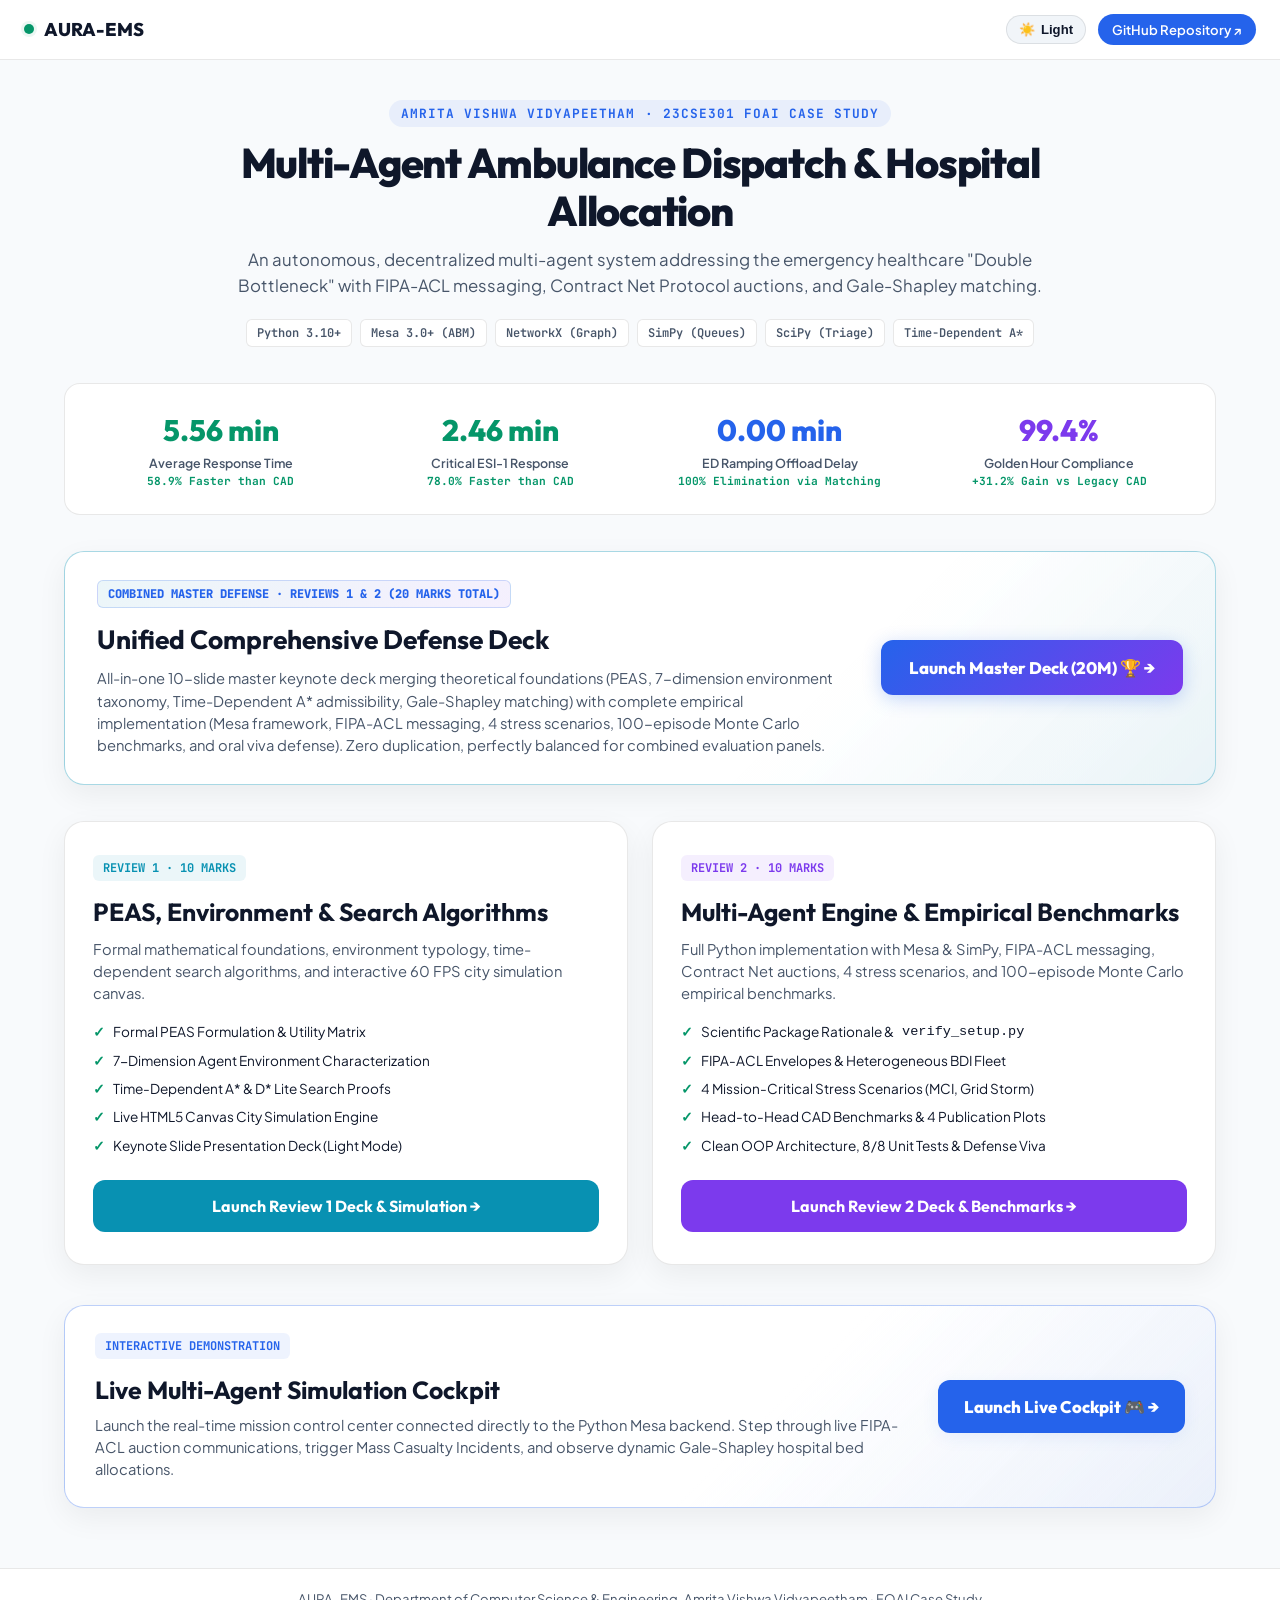
<file: index.html>
<!DOCTYPE html>
<html lang="en" data-theme="light">
<head>
  <meta charset="UTF-8">
  <meta name="viewport" content="width=device-width, initial-scale=1.0">
  <title>AURA-EMS | Multi-Agent Emergency Medical System Portal</title>
  <meta name="description" content="Autonomous Multi-Agent Ambulance Dispatch & Hospital Allocation System — 23CSE301 FOAI Case Study Master Portal">

  <!-- Typography -->
  <link rel="preconnect" href="https://fonts.googleapis.com">
  <link rel="preconnect" href="https://fonts.gstatic.com" crossorigin>
  <link href="https://fonts.googleapis.com/css2?family=JetBrains+Mono:wght@400;500;600;700&family=Outfit:wght@400;500;600;700;800&family=Plus+Jakarta+Sans:wght@400;500;600;700&display=swap" rel="stylesheet">

  <style>
    :root, [data-theme="light"] {
      --bg-page: #f8fafc;
      --bg-surface: #ffffff;
      --bg-card: #ffffff;
      --bg-elevated: #f1f5f9;
      --bg-subtle: rgba(0, 0, 0, 0.03);
      --border: rgba(0, 0, 0, 0.09);
      --border-focus: #0284c7;

      --text-main: #0f172a;
      --text-muted: #475569;
      --text-dim: #94a3b8;

      --blue: #2563eb;
      --blue-dim: rgba(37, 99, 235, 0.08);
      --cyan: #0891b2;
      --cyan-dim: rgba(8, 145, 178, 0.08);
      --green: #059669;
      --green-dim: rgba(5, 150, 105, 0.08);
      --purple: #7c3aed;
      --purple-dim: rgba(124, 58, 237, 0.08);
      --amber: #d97706;
      --amber-dim: rgba(217, 119, 6, 0.08);

      --shadow-card: 0 10px 30px rgba(0, 0, 0, 0.06);
      --shadow-hover: 0 18px 40px rgba(37, 99, 235, 0.12);
    }

    [data-theme="dark"] {
      --bg-page: #070b14;
      --bg-surface: #0d1322;
      --bg-card: #12192b;
      --bg-elevated: #182239;
      --bg-subtle: rgba(255, 255, 255, 0.04);
      --border: rgba(255, 255, 255, 0.09);
      --border-focus: #06b6d4;

      --text-main: #f8fafc;
      --text-muted: #94a3b8;
      --text-dim: #64748b;

      --blue: #3b82f6;
      --blue-dim: rgba(59, 130, 246, 0.12);
      --cyan: #06b6d4;
      --cyan-dim: rgba(6, 182, 212, 0.12);
      --green: #10b981;
      --green-dim: rgba(16, 185, 129, 0.12);
      --purple: #8b5cf6;
      --purple-dim: rgba(139, 92, 246, 0.12);
      --amber: #f59e0b;
      --amber-dim: rgba(245, 158, 11, 0.12);

      --shadow-card: 0 10px 30px rgba(0, 0, 0, 0.4);
      --shadow-hover: 0 18px 40px rgba(6, 182, 212, 0.2);
    }

    * { box-sizing: border-box; margin: 0; padding: 0; }
    body {
      background-color: var(--bg-page);
      color: var(--text-main);
      font-family: 'Plus Jakarta Sans', sans-serif;
      min-height: 100vh;
      display: flex;
      flex-direction: column;
      line-height: 1.5;
      -webkit-font-smoothing: antialiased;
    }

    header.portal-nav {
      height: 60px;
      background: var(--bg-surface);
      border-bottom: 1px solid var(--border);
      display: flex;
      align-items: center;
      justify-content: space-between;
      padding: 0 24px;
    }

    .brand-wrap {
      display: flex;
      align-items: center;
      gap: 10px;
      font-family: 'Outfit', sans-serif;
      font-weight: 800;
      font-size: 1.15rem;
    }

    .pulse-dot {
      width: 10px;
      height: 10px;
      background: var(--green);
      border-radius: 50%;
      box-shadow: 0 0 0 3px var(--green-dim);
    }

    .nav-actions {
      display: flex;
      align-items: center;
      gap: 12px;
    }

    .theme-toggle-btn {
      background: var(--bg-elevated);
      border: 1px solid var(--border);
      color: var(--text-main);
      padding: 6px 12px;
      border-radius: 20px;
      font-size: 0.82rem;
      font-weight: 600;
      cursor: pointer;
      display: flex;
      align-items: center;
      gap: 6px;
    }

    .github-link {
      display: inline-flex;
      align-items: center;
      gap: 6px;
      text-decoration: none;
      background: var(--blue);
      color: #ffffff;
      padding: 6px 14px;
      border-radius: 20px;
      font-size: 0.82rem;
      font-weight: 600;
      transition: 0.2s;
    }
    .github-link:hover { opacity: 0.9; }

    main.portal-container {
      flex: 1;
      max-width: 1200px;
      margin: 0 auto;
      padding: 40px 24px 60px;
      display: flex;
      flex-direction: column;
      gap: 36px;
      width: 100%;
    }

    .hero-section {
      text-align: center;
      max-width: 860px;
      margin: 0 auto;
    }

    .course-badge {
      display: inline-block;
      font-family: 'JetBrains Mono', monospace;
      font-size: 0.8rem;
      font-weight: 700;
      text-transform: uppercase;
      letter-spacing: 0.08em;
      background: var(--blue-dim);
      color: var(--blue);
      padding: 4px 12px;
      border-radius: 20px;
      margin-bottom: 12px;
    }

    .hero-title {
      font-family: 'Outfit', sans-serif;
      font-size: 2.6rem;
      font-weight: 800;
      letter-spacing: -0.03em;
      line-height: 1.15;
      margin-bottom: 12px;
    }

    .hero-subtitle {
      font-size: 1.05rem;
      color: var(--text-muted);
      line-height: 1.55;
      margin-bottom: 20px;
    }

    .badge-strip {
      display: flex;
      flex-wrap: wrap;
      justify-content: center;
      gap: 8px;
    }

    .tech-badge {
      font-family: 'JetBrains Mono', monospace;
      font-size: 0.75rem;
      font-weight: 600;
      background: var(--bg-surface);
      border: 1px solid var(--border);
      padding: 4px 10px;
      border-radius: 6px;
      color: var(--text-muted);
    }

    /* Dual Review Selection Cards */
    .cards-grid {
      display: grid;
      grid-template-columns: repeat(2, 1fr);
      gap: 24px;
    }

    @media (max-width: 820px) {
      .cards-grid { grid-template-columns: 1fr; }
      .hero-title { font-size: 2rem; }
    }

    .review-portal-card {
      background: var(--bg-card);
      border: 1px solid var(--border);
      border-radius: 20px;
      padding: 32px 28px;
      box-shadow: var(--shadow-card);
      display: flex;
      flex-direction: column;
      justify-content: space-between;
      transition: all 0.25s cubic-bezier(0.16, 1, 0.3, 1);
      position: relative;
      overflow: hidden;
    }

    .review-portal-card:hover {
      transform: translateY(-4px);
      box-shadow: var(--shadow-hover);
      border-color: var(--border-focus);
    }

    .card-top {
      margin-bottom: 24px;
    }

    .review-tag {
      font-family: 'JetBrains Mono', monospace;
      font-size: 0.75rem;
      font-weight: 700;
      text-transform: uppercase;
      display: inline-block;
      padding: 4px 10px;
      border-radius: 6px;
      margin-bottom: 12px;
    }

    .review-tag.r1 { background: var(--cyan-dim); color: var(--cyan); }
    .review-tag.r2 { background: var(--purple-dim); color: var(--purple); }

    .card-title {
      font-family: 'Outfit', sans-serif;
      font-size: 1.55rem;
      font-weight: 700;
      margin-bottom: 8px;
    }

    .card-desc {
      font-size: 0.92rem;
      color: var(--text-muted);
      line-height: 1.5;
      margin-bottom: 18px;
    }

    .feature-list {
      list-style: none;
      display: flex;
      flex-direction: column;
      gap: 8px;
      font-size: 0.85rem;
      color: var(--text-main);
    }

    .feature-list li {
      display: flex;
      align-items: center;
      gap: 8px;
    }

    .feature-list li span.check {
      color: var(--green);
      font-weight: 800;
    }

    .card-btn {
      display: flex;
      align-items: center;
      justify-content: center;
      gap: 8px;
      text-decoration: none;
      padding: 14px 20px;
      border-radius: 12px;
      font-family: 'Outfit', sans-serif;
      font-size: 1rem;
      font-weight: 700;
      transition: 0.2s;
    }

    .card-btn.btn-cyan {
      background: var(--cyan);
      color: #ffffff;
    }
    .card-btn.btn-cyan:hover { background: #0e7490; }

    .card-btn.btn-purple {
      background: var(--purple);
      color: #ffffff;
    }
    .card-btn.btn-purple:hover { background: #6d28d9; }

    /* Benchmark Strip */
    .benchmark-strip {
      background: var(--bg-surface);
      border: 1px solid var(--border);
      border-radius: 16px;
      padding: 24px;
      display: grid;
      grid-template-columns: repeat(4, 1fr);
      gap: 16px;
      text-align: center;
    }

    @media (max-width: 680px) {
      .benchmark-strip { grid-template-columns: repeat(2, 1fr); }
    }

    .stat-box .stat-val {
      font-family: 'Outfit', sans-serif;
      font-size: 1.85rem;
      font-weight: 800;
      margin-bottom: 2px;
    }

    .stat-box .stat-val.green { color: var(--green); }
    .stat-box .stat-val.blue { color: var(--blue); }
    .stat-box .stat-val.purple { color: var(--purple); }

    .stat-box .stat-lbl {
      font-size: 0.78rem;
      color: var(--text-muted);
      font-weight: 600;
    }

    .stat-box .stat-delta {
      font-family: 'JetBrains Mono', monospace;
      font-size: 0.7rem;
      color: var(--green);
      font-weight: 700;
    }

    footer.portal-footer {
      border-top: 1px solid var(--border);
      padding: 20px 24px;
      text-align: center;
      font-size: 0.82rem;
      color: var(--text-muted);
      background: var(--bg-surface);
    }
  </style>
</head>
<body>

  <header class="portal-nav">
    <div class="brand-wrap">
      <span class="pulse-dot"></span>
      <span>AURA-EMS</span>
    </div>
    <div class="nav-actions">
      <button class="theme-toggle-btn" id="themeToggle">
        <span id="themeIcon">☀️</span> <span id="themeLabel">Light</span>
      </button>
      <a href="https://github.com/aksharsakhi/MultiAgent-Ambulance-Dispatch-and-Hospital-Allocation" target="_blank" class="github-link">
        GitHub Repository ↗
      </a>
    </div>
  </header>

  <main class="portal-container">

    <section class="hero-section">
      <span class="course-badge">Amrita Vishwa Vidyapeetham · 23CSE301 FOAI Case Study</span>
      <h1 class="hero-title">Multi-Agent Ambulance Dispatch & Hospital Allocation</h1>
      <p class="hero-subtitle">
        An autonomous, decentralized multi-agent system addressing the emergency healthcare "Double Bottleneck" with FIPA-ACL messaging, Contract Net Protocol auctions, and Gale-Shapley matching.
      </p>

      <div class="badge-strip">
        <span class="tech-badge">Python 3.10+</span>
        <span class="tech-badge">Mesa 3.0+ (ABM)</span>
        <span class="tech-badge">NetworkX (Graph)</span>
        <span class="tech-badge">SimPy (Queues)</span>
        <span class="tech-badge">SciPy (Triage)</span>
        <span class="tech-badge">Time-Dependent A*</span>
      </div>
    </section>

    <!-- Benchmark Quick Metrics Strip -->
    <section class="benchmark-strip">
      <div class="stat-box">
        <div class="stat-val green">5.56 min</div>
        <div class="stat-lbl">Average Response Time</div>
        <div class="stat-delta">58.9% Faster than CAD</div>
      </div>
      <div class="stat-box">
        <div class="stat-val green">2.46 min</div>
        <div class="stat-lbl">Critical ESI-1 Response</div>
        <div class="stat-delta">78.0% Faster than CAD</div>
      </div>
      <div class="stat-box">
        <div class="stat-val blue">0.00 min</div>
        <div class="stat-lbl">ED Ramping Offload Delay</div>
        <div class="stat-delta">100% Elimination via Matching</div>
      </div>
      <div class="stat-box">
        <div class="stat-val purple">99.4%</div>
        <div class="stat-lbl">Golden Hour Compliance</div>
        <div class="stat-delta">+31.2% Gain vs Legacy CAD</div>
      </div>
    </section>

    <!-- Master Defense Deck (20 Marks) Featured Card -->
    <section class="review-portal-card" style="background: linear-gradient(135deg, var(--bg-card) 65%, rgba(8,145,178,0.06) 100%); border-color: rgba(8,145,178,0.35); flex-direction: row; align-items: center; justify-content: space-between; gap: 28px; padding: 28px 32px;">
      <div style="flex: 1;">
        <span class="review-tag" style="background: linear-gradient(135deg, var(--cyan-dim), var(--purple-dim)); color: var(--blue); font-weight: 800; border: 1px solid rgba(37,99,235,0.2);">
          Combined Master Defense · Reviews 1 &amp; 2 (20 Marks Total)
        </span>
        <h2 class="card-title" style="margin-bottom: 8px; font-size: 1.65rem;">Unified Comprehensive Defense Deck</h2>
        <p class="card-desc" style="margin-bottom: 0;">
          All-in-one 10-slide master keynote deck merging theoretical foundations (PEAS, 7-dimension environment taxonomy, Time-Dependent A* admissibility, Gale-Shapley matching) with complete empirical implementation (Mesa framework, FIPA-ACL messaging, 4 stress scenarios, 100-episode Monte Carlo benchmarks, and oral viva defense). Zero duplication, perfectly balanced for combined evaluation panels.
        </p>
      </div>
      <a href="Master_Review/" class="card-btn" style="background: linear-gradient(135deg, var(--blue) 0%, var(--purple) 100%); color: #ffffff; white-space: nowrap; padding: 15px 28px; border-radius: 12px; font-weight: 800; font-size: 1.05rem; box-shadow: 0 4px 18px rgba(37,99,235,0.25);">
        Launch Master Deck (20M) 🏆 →
      </a>
    </section>

    <!-- Review Selection Cards -->
    <section class="cards-grid">
      <!-- Review 1 Card -->
      <article class="review-portal-card">
        <div class="card-top">
          <span class="review-tag r1">Review 1 · 10 Marks</span>
          <h2 class="card-title">PEAS, Environment &amp; Search Algorithms</h2>
          <p class="card-desc">
            Formal mathematical foundations, environment typology, time-dependent search algorithms, and interactive 60 FPS city simulation canvas.
          </p>
          <ul class="feature-list">
            <li><span class="check">✓</span> Formal PEAS Formulation &amp; Utility Matrix</li>
            <li><span class="check">✓</span> 7-Dimension Agent Environment Characterization</li>
            <li><span class="check">✓</span> Time-Dependent A* &amp; D* Lite Search Proofs</li>
            <li><span class="check">✓</span> Live HTML5 Canvas City Simulation Engine</li>
            <li><span class="check">✓</span> Keynote Slide Presentation Deck (Light Mode)</li>
          </ul>
        </div>
        <a href="Review_1/" class="card-btn btn-cyan">
          Launch Review 1 Deck &amp; Simulation →
        </a>
      </article>

      <!-- Review 2 Card -->
      <article class="review-portal-card">
        <div class="card-top">
          <span class="review-tag r2">Review 2 · 10 Marks</span>
          <h2 class="card-title">Multi-Agent Engine &amp; Empirical Benchmarks</h2>
          <p class="card-desc">
            Full Python implementation with Mesa &amp; SimPy, FIPA-ACL messaging, Contract Net auctions, 4 stress scenarios, and 100-episode Monte Carlo empirical benchmarks.
          </p>
          <ul class="feature-list">
            <li><span class="check">✓</span> Scientific Package Rationale &amp; <code>verify_setup.py</code></li>
            <li><span class="check">✓</span> FIPA-ACL Envelopes &amp; Heterogeneous BDI Fleet</li>
            <li><span class="check">✓</span> 4 Mission-Critical Stress Scenarios (MCI, Grid Storm)</li>
            <li><span class="check">✓</span> Head-to-Head CAD Benchmarks &amp; 4 Publication Plots</li>
            <li><span class="check">✓</span> Clean OOP Architecture, 8/8 Unit Tests &amp; Defense Viva</li>
          </ul>
        </div>
        <a href="Review_2/" class="card-btn btn-purple">
          Launch Review 2 Deck &amp; Benchmarks →
        </a>
      </article>
    </section>

    <!-- Live Interactive Cockpit Showcase Card -->
    <section class="review-portal-card" style="margin-top: 4px; background: linear-gradient(135deg, var(--bg-card) 60%, rgba(37,99,235,0.06) 100%); border-color: rgba(37,99,235,0.3); flex-direction: row; align-items: center; justify-content: space-between; gap: 24px; padding: 26px 30px;">
      <div style="flex: 1;">
        <span class="review-tag" style="background: var(--blue-dim); color: var(--blue);">Interactive Demonstration</span>
        <h2 class="card-title" style="margin-bottom: 6px;">Live Multi-Agent Simulation Cockpit</h2>
        <p class="card-desc" style="margin-bottom: 0;">
          Launch the real-time mission control center connected directly to the Python Mesa backend. Step through live FIPA-ACL auction communications, trigger Mass Casualty Incidents, and observe dynamic Gale-Shapley hospital bed allocations.
        </p>
      </div>
      <a href="Review_2/dashboard.html" class="card-btn" style="background: var(--blue); color: #ffffff; white-space: nowrap; padding: 14px 26px; border-radius: 12px; font-weight: 800; font-size: 1.05rem; box-shadow: 0 4px 18px var(--blue-dim);">
        Launch Live Cockpit 🎮 →
      </a>
    </section>

  </main>

  <footer class="portal-footer">
    AURA-EMS · Department of Computer Science & Engineering, Amrita Vishwa Vidyapeetham · FOAI Case Study
  </footer>

  <script>
    (function() {
      const toggle = document.getElementById('themeToggle');
      const icon = document.getElementById('themeIcon');
      const label = document.getElementById('themeLabel');

      // Default light mode
      const saved = localStorage.getItem('aura-theme') || 'light';
      document.documentElement.setAttribute('data-theme', saved);
      updateDisplay(saved);

      toggle.addEventListener('click', () => {
        const cur = document.documentElement.getAttribute('data-theme') || 'light';
        const next = cur === 'light' ? 'dark' : 'light';
        document.documentElement.setAttribute('data-theme', next);
        localStorage.setItem('aura-theme', next);
        updateDisplay(next);
      });

      function updateDisplay(t) {
        if (icon) icon.textContent = t === 'light' ? '☀️' : '🌙';
        if (label) label.textContent = t === 'light' ? 'Light' : 'Dark';
      }
    })();
  </script>
</body>
</html>
</file>
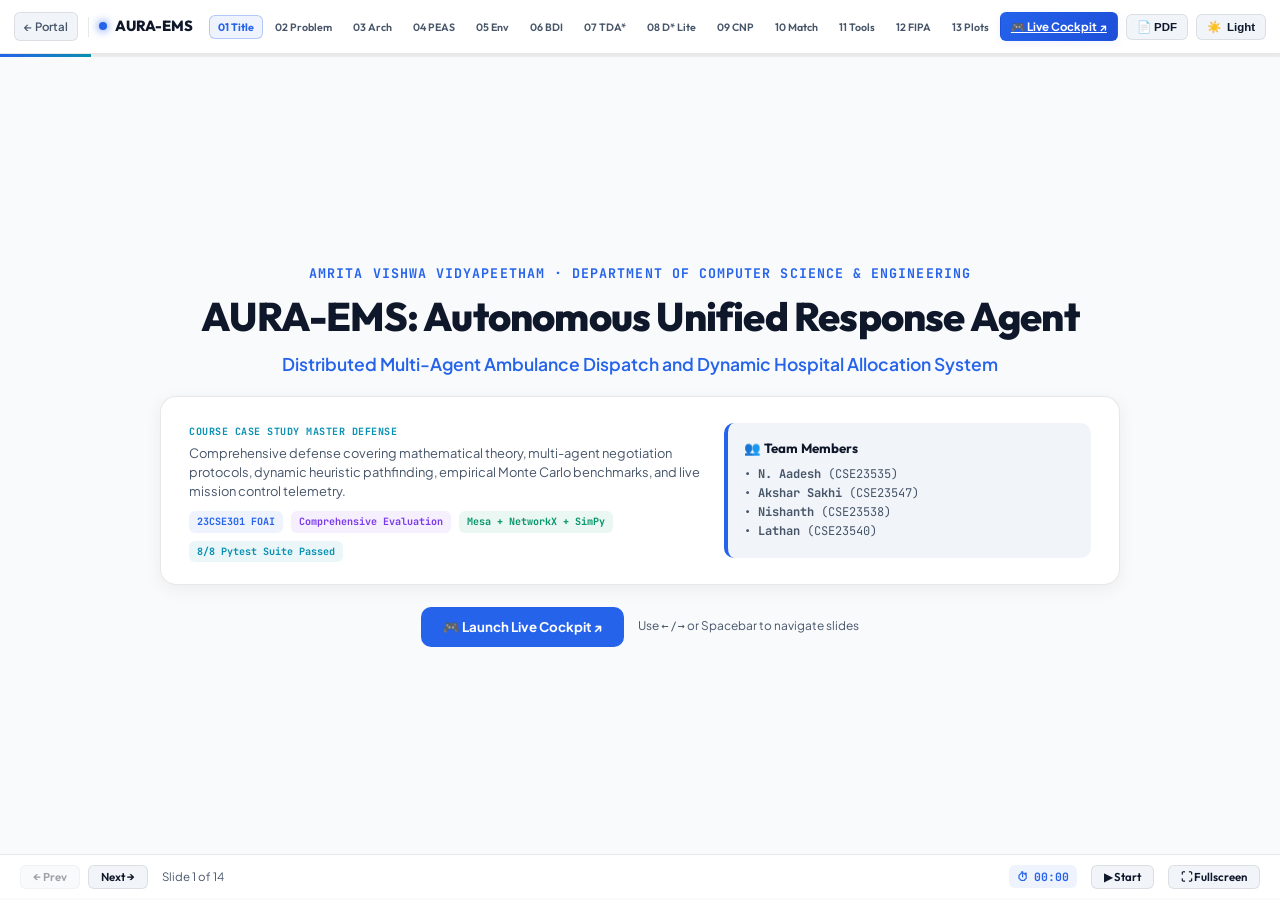
<file: Master_Review/index.html>
<!DOCTYPE html>
<html lang="en" data-theme="light">
<head>
  <meta charset="UTF-8">
  <meta name="viewport" content="width=device-width, initial-scale=1.0">
  <title>AURA-EMS | Autonomous Multi-Agent Emergency System Master Defense</title>
  <meta name="description" content="14-Slide Comprehensive Academic Defense Deck covering Theory, Formalisms, Multi-Agent Architecture, and Empirical Benchmarks">

  <!-- Favicon -->
  <link rel="icon" type="image/x-icon" href="favicon.ico">

  <!-- Typography -->
  <link rel="preconnect" href="https://fonts.googleapis.com">
  <link rel="preconnect" href="https://fonts.gstatic.com" crossorigin>
  <link href="https://fonts.googleapis.com/css2?family=JetBrains+Mono:wght@400;500;600;700&family=Outfit:wght@400;500;600;700;800&family=Plus+Jakarta+Sans:wght@400;500;600;700&display=swap" rel="stylesheet">

  <!-- KaTeX Mathematical Typography (Offline Local Vendor with CDN Fallback) -->
  <link rel="stylesheet" href="vendor/katex/katex.min.css" onerror="this.onerror=null;this.href='https://cdn.jsdelivr.net/npm/katex@0.16.9/dist/katex.min.css';">

  <link rel="stylesheet" href="styles.css?v=1.3">
</head>
<body>

  <!-- Top Navigation Header -->
  <header class="top-nav">
    <div class="nav-left">
      <a href="../index.html" class="nav-back-link" title="Return to Portal Landing Page">← Portal</a>
      <div class="nav-divider"></div>
      <div class="brand">
        <span class="brand-dot"></span>
        <span>AURA-EMS</span>
      </div>
    </div>

    <!-- Slide Navigation Pills (14 Clean Slides - Sleek & Compact) -->
    <nav class="slide-nav-pills" id="slideNavPills" aria-label="Slide Selection">
      <button class="pill-btn active" data-slide="0" title="Slide 1: Title &amp; Team Details">01 Title</button>
      <button class="pill-btn" data-slide="1" title="Slide 2: Healthcare Double Bottleneck">02 Problem</button>
      <button class="pill-btn" data-slide="2" title="Slide 3: Multi-Agent System Architecture">03 Arch</button>
      <button class="pill-btn" data-slide="3" title="Slide 4: Heterogeneous PEAS Specifications">04 PEAS</button>
      <button class="pill-btn" data-slide="4" title="Slide 5: Russell &amp; Norvig 7 Canonical Dimensions">05 Env</button>
      <button class="pill-btn" data-slide="5" title="Slide 6: BDI Deliberation Loop &amp; State Machine">06 BDI</button>
      <button class="pill-btn" data-slide="6" title="Slide 7: Time-Dependent A* Search &amp; Proof">07 TDA*</button>
      <button class="pill-btn" data-slide="7" title="Slide 8: Dynamic D* Lite Incremental Replanning">08 D* Lite</button>
      <button class="pill-btn" data-slide="8" title="Slide 9: Contract Net Protocol Reverse Auctions">09 CNP</button>
      <button class="pill-btn" data-slide="9" title="Slide 10: Gale-Shapley Stable Hospital Bed Allocation">10 Match</button>
      <button class="pill-btn" data-slide="10" title="Slide 11: Python Mesa &amp; Software Stack Rationale">11 Tools</button>
      <button class="pill-btn" data-slide="11" title="Slide 12: FIPA-ACL Message Envelopes &amp; Protocol">12 FIPA</button>
      <button class="pill-btn" data-slide="12" title="Slide 13: 4 Stress Scenarios &amp; Publication Plots">13 Plots</button>
      <button class="pill-btn" data-slide="13" title="Slide 14: Conclusion, Scalability &amp; Viva Defense">14 Viva</button>
    </nav>

    <div class="nav-right">
      <a href="../Review_2/dashboard.html" target="_blank" class="nav-action-btn cockpit-nav-btn" title="Open Real-time Simulation Cockpit">
        🎮 Live Cockpit ↗
      </a>
      <button class="nav-action-btn" id="btnExportPDF" title="Export entire presentation as clean PDF">
        📄 PDF
      </button>
      <button class="nav-action-btn" id="themeToggleBtn" title="Toggle Light/Dark Theme">
        <span id="themeIcon">☀️</span> <span id="themeLabel">Light</span>
      </button>
    </div>
  </header>

  <!-- Progress Bar Track -->
  <div class="progress-bar-track">
    <div class="progress-bar-fill" id="progressBarFill"></div>
  </div>

  <!-- Main Slide Deck Container -->
  <main class="slide-deck-container" id="deckContainer">

    <!-- ══════════════════════════════════════════════════════════
         SLIDE 0: TITLE SLIDE (TITLE & TEAM DETAILS)
         ══════════════════════════════════════════════════════════ -->
    <section class="slide-page active" data-index="0" id="slide-0">
      <div class="slide-inner" style="justify-content: center; align-items: center; text-align: center;">
        <div style="max-width: 960px; margin: 0 auto;">
          <span class="slide-kicker" style="font-size: 0.95rem; margin-bottom: 10px;">
            Amrita Vishwa Vidyapeetham · Department of Computer Science &amp; Engineering
          </span>
          <h1 class="slide-title" style="font-size: 2.85rem; line-height: 1.15; margin-bottom: 12px;">
            AURA-EMS: Autonomous Unified Response Agent
          </h1>
          <p class="slide-subtitle" style="font-size: 1.25rem; font-weight: 600; color: var(--blue); margin-bottom: 18px;">
            Distributed Multi-Agent Ambulance Dispatch and Dynamic Hospital Allocation System
          </p>

          <div style="background: var(--bg-card); border: 1px solid var(--border); border-radius: var(--radius-lg); padding: 22px 28px; box-shadow: var(--shadow-card); margin-bottom: 22px; text-align: left;">
            <div style="display: grid; grid-template-columns: 1.4fr 1fr; gap: 20px; align-items: center;">
              <div>
                <span class="card-kicker">Course Case Study Master Defense</span>
                <p style="font-size: 0.92rem; color: var(--text-muted); line-height: 1.5; margin-top: 4px;">
                  Comprehensive defense covering mathematical theory, multi-agent negotiation protocols, dynamic heuristic pathfinding, empirical Monte Carlo benchmarks, and live mission control telemetry.
                </p>
                <div style="display: flex; gap: 8px; flex-wrap: wrap; margin-top: 10px;">
                  <span class="badge badge-blue">23CSE301 FOAI</span>
                  <span class="badge badge-purple">Comprehensive Evaluation</span>
                  <span class="badge badge-green">Mesa + NetworkX + SimPy</span>
                  <span class="badge badge-cyan">8/8 Pytest Suite Passed</span>
                </div>
              </div>
              <div style="background: var(--bg-elevated); padding: 16px; border-radius: var(--radius-md); border-left: 4px solid var(--blue);">
                <strong style="font-family: var(--font-display); font-size: 0.95rem; color: var(--text-main); display: block; margin-bottom: 6px;">
                  👥 Team Members
                </strong>
                <div style="font-size: 0.86rem; color: var(--text-muted); line-height: 1.6; font-family: var(--font-mono);">
                  • <strong>N. Aadesh</strong> (CSE23535)<br>
                  • <strong>Akshar Sakhi</strong> (CSE23547)<br>
                  • <strong>Nishanth</strong> (CSE23538)<br>
                  • <strong>Lathan</strong> (CSE23540)
                </div>
              </div>
            </div>
          </div>

          <div style="display: flex; justify-content: center; gap: 14px; align-items: center;">
            <a href="../Review_2/dashboard.html" target="_blank" class="card-btn" style="background: var(--blue); color: #ffffff; text-decoration: none; padding: 10px 22px; border-radius: var(--radius-md); font-weight: 700; font-size: 0.95rem; display: inline-flex; align-items: center; gap: 8px;">
              🎮 Launch Live Cockpit ↗
            </a>
            <span style="font-size: 0.85rem; color: var(--text-muted);">
              Use <code>←</code> / <code>→</code> or Spacebar to navigate slides
            </span>
          </div>
        </div>
      </div>
    </section>

    <!-- ══════════════════════════════════════════════════════════
         SLIDE 1: PROBLEM STATEMENT: THE "DOUBLE BOTTLENECK"
         ══════════════════════════════════════════════════════════ -->
    <section class="slide-page" data-index="1" id="slide-1">
      <div class="slide-inner">
        <div class="slide-header">
          <span class="slide-kicker">Operational Crisis · Healthcare Logistics</span>
          <h1 class="slide-title">Problem Statement: The Healthcare "Double Bottleneck"</h1>
          <p class="slide-subtitle">Emergency medical response suffers from two distinct, compounding systemic delays in legacy centralized systems</p>
        </div>

        <div class="slide-grid grid-2">
          <!-- Bottleneck 1 -->
          <article class="slide-card">
            <span class="card-kicker" style="color: var(--red);">Bottleneck 1 · Field Dispatch</span>
            <h2 class="card-title">Dispatch Latency &amp; Resource Misallocation</h2>
            <div class="card-body">
              <p style="margin-bottom: 12px;">Legacy Computer-Aided Dispatch (CAD) relies on centralized static distance lookups (e.g., Euclidean nearest-vehicle) and single-criterion assignment. That ignores:</p>
              <ul style="padding-left: 18px; margin-bottom: 14px; display: flex; flex-direction: column; gap: 8px;">
                <li><strong>Dynamic Road Congestion:</strong> The physically closest ambulance may be stuck behind a traffic choke point or bridge bottleneck.</li>
                <li><strong>Clinical Acuity (ESI Levels 1–5):</strong> High-urgency cardiac or trauma patients are queued behind low-urgency non-critical calls.</li>
                <li><strong>Specialist Fleet Capabilities:</strong> Dispatching a Basic Life Support (BLS) unit to an arrest requiring Advanced Life Support (ALS) or mobile ICU equipment causes fatal resupply delays.</li>
              </ul>
              <div class="math-box">
                <strong>Field Consequence:</strong> Closest vehicle by Euclidean distance is often the slowest and clinically least suitable response.
              </div>
            </div>
          </article>

          <!-- Bottleneck 2 -->
          <article class="slide-card highlight">
            <span class="card-kicker" style="color: var(--purple);">Bottleneck 2 · Destination Intake</span>
            <h2 class="card-title">Emergency Department (ED) Ambulance Ramping</h2>
            <div class="card-body">
              <p style="margin-bottom: 12px;">When ambulances arrive at uncoordinated regional hospitals without pre-arrival bed reservations:</p>
              <ul style="padding-left: 18px; margin-bottom: 14px; display: flex; flex-direction: column; gap: 8px;">
                <li><strong>Hospital Overcrowding:</strong> Overwhelmed triage bays force paramedic crews to wait <strong>20–45 minutes</strong> outside emergency doors caring for patients on stretchers.</li>
                <li><strong>Artificial Fleet Depletion:</strong> Every ambulance stuck in hospital "ramping" is removed from the city's active response pool, cascading into metropolitan response gridlock.</li>
                <li><strong>Golden Hour Breach:</strong> Mortality rises exponentially for polytrauma, stroke, and STEMI cardiac incidents during handover delays.</li>
              </ul>
              <div class="math-box">
                <strong>Core Systemic Gap:</strong> Dispatch operates in isolation; hospitals manage ER beds in isolation. No coordinated communication exists.
              </div>
            </div>
          </article>
        </div>
      </div>
    </section>

    <!-- ══════════════════════════════════════════════════════════
         SLIDE 2: MULTI-AGENT SOLUTION ARCHITECTURE
         ══════════════════════════════════════════════════════════ -->
    <section class="slide-page" data-index="2" id="slide-2">
      <div class="slide-inner">
        <div class="slide-header">
          <span class="slide-kicker">System Overview · Multi-Agent Decomposition</span>
          <h1 class="slide-title">System Architecture: Heterogeneous Agent Decomposition</h1>
          <p class="slide-subtitle">A decentralized negotiation ecosystem connecting dispatch, dynamic navigation, and hospital capacity into one unified framework</p>
        </div>

        <div class="slide-grid grid-3">
          <article class="slide-card">
            <span class="badge badge-blue" style="margin-bottom: 8px;">Agent Class 1</span>
            <h2 class="card-title">Dispatcher Coordinator</h2>
            <div class="card-body">
              <ul style="padding-left: 16px; display: flex; flex-direction: column; gap: 8px; font-size: 0.85rem;">
                <li>Acts as the <strong>market auctioneer</strong> for emergency incident task allocation.</li>
                <li>Broadcasts FIPA-ACL <code>CFP</code> with incident location and ESI severity.</li>
                <li>Executes reverse auction winner determination in $O(K \log K)$ time.</li>
                <li>Coordinates two-sided Gale-Shapley hospital bed matching clearinghouse.</li>
              </ul>
            </div>
          </article>

          <article class="slide-card highlight">
            <span class="badge badge-green" style="margin-bottom: 8px;">Agent Class 2</span>
            <h2 class="card-title">Heterogeneous Fleet</h2>
            <div class="card-body">
              <ul style="padding-left: 16px; display: flex; flex-direction: column; gap: 8px; font-size: 0.85rem;">
                <li><strong>ALS Ambulances:</strong> Defibrillator, paramedics, cardiac telemetry.</li>
                <li><strong>BLS Ambulances:</strong> EMT basic, oxygenation, stable transport.</li>
                <li><strong>Rapid Response Motos:</strong> 2.1-minute first-response stabilization.</li>
                <li><strong>Critical Care HEMS:</strong> Air transport for severe remote polytrauma.</li>
                <li>Calculates private bids based on live Time-Dependent A* transit cost.</li>
              </ul>
            </div>
          </article>

          <article class="slide-card">
            <span class="badge badge-purple" style="margin-bottom: 8px;">Agent Class 3</span>
            <h2 class="card-title">Hospital ED Agents</h2>
            <div class="card-body">
              <ul style="padding-left: 16px; display: flex; flex-direction: column; gap: 8px; font-size: 0.85rem;">
                <li>Maintains live trauma bay, ICU, and Cath Lab bed capacities.</li>
                <li>Receives pre-arrival patient vitals via FIPA-ACL <code>INFORM</code>.</li>
                <li>Locks pre-arrival trauma bed tokens (`CONFIRM`) while vehicle is en route.</li>
                <li>Signals proactive diversion thresholds to prevent ER bed saturation.</li>
              </ul>
            </div>
          </article>
        </div>

        <!-- End-to-End Flow Banner -->
        <div style="background: var(--bg-card); border: 1px solid var(--border); border-radius: var(--radius-md); padding: 12px 18px; margin-top: 14px; display: flex; align-items: center; justify-content: space-between; flex-wrap: wrap; gap: 10px;">
          <strong style="color: var(--blue);">End-to-End Pipeline:</strong>
          <span style="font-family: var(--font-mono); font-size: 0.84rem; color: var(--text-main);">
            Incident (Poisson / ESI) ➔ CNP Auction (CFP / PROPOSE) ➔ Time-Dependent A* Navigation ➔ Pre-Arrival Gale-Shapley Matching ➔ Zero-Ramping Handover
          </span>
        </div>
      </div>
    </section>

    <!-- ══════════════════════════════════════════════════════════
         SLIDE 3: PEAS FORMULATION
         ══════════════════════════════════════════════════════════ -->
    <section class="slide-page" data-index="3" id="slide-3">
      <div class="slide-inner">
        <div class="slide-header">
          <span class="slide-kicker">Problem Formulation · Agent Specifications</span>
          <h1 class="slide-title">Comprehensive PEAS Matrix &amp; Clinical Triage Utility</h1>
          <p class="slide-subtitle">Mathematical specification of Performance Measures (P), Environment (E), Actuators (A), and Sensors (S) across three heterogeneous agent classes</p>
        </div>

        <div class="slide-grid grid-3" style="margin-bottom: 12px;">
          <!-- Coordinator PEAS -->
          <article class="slide-card">
            <span class="badge badge-blue" style="margin-bottom: 6px;">Dispatcher Agent</span>
            <h2 class="card-title" style="font-size: 1.05rem;">Coordinator PEAS</h2>
            <div class="card-body">
              <ul style="padding-left: 14px; display: flex; flex-direction: column; gap: 6px; font-size: 0.82rem;">
                <li><strong>P:</strong> Mean response latency, zero unassigned critical calls, fleet workload balance, global Golden Hour rate.</li>
                <li><strong>E:</strong> 36-node Manhattan street network, incoming Poisson 911 stream, hospital bed capacities.</li>
                <li><strong>A:</strong> Broadcast `CFP`, award contracts (`ACCEPT_PROPOSAL`), invoke Gale-Shapley matching.</li>
                <li><strong>S:</strong> 911 incident queue, vehicle GPS transponders, hospital ED telemetry stream.</li>
              </ul>
            </div>
          </article>

          <!-- Ambulance PEAS -->
          <article class="slide-card">
            <span class="badge badge-green" style="margin-bottom: 6px;">Ambulance Fleet</span>
            <h2 class="card-title" style="font-size: 1.05rem;">Vehicle Fleet PEAS</h2>
            <div class="card-body">
              <ul style="padding-left: 14px; display: flex; flex-direction: column; gap: 6px; font-size: 0.82rem;">
                <li><strong>P:</strong> Station-to-scene response time, scene-to-hospital transit time, fuel efficiency, zero route deadlocks.</li>
                <li><strong>E:</strong> Dynamic traffic congestion, intersection delays, physical emergency scene, hospital bays.</li>
                <li><strong>A:</strong> Edge traversal actuation, bid submission (`PROPOSE`), patient telemetry transmission (`INFORM`).</li>
                <li><strong>S:</strong> On-board GPS, dynamic speed sensors, patient physiological telemetry (SpO2, heart rate, ESI).</li>
              </ul>
            </div>
          </article>

          <!-- Hospital PEAS -->
          <article class="slide-card">
            <span class="badge badge-purple" style="margin-bottom: 6px;">Hospital Agent</span>
            <h2 class="card-title" style="font-size: 1.05rem;">Hospital ED PEAS</h2>
            <div class="card-body">
              <ul style="padding-left: 14px; display: flex; flex-direction: column; gap: 6px; font-size: 0.82rem;">
                <li><strong>P:</strong> Zero offload ramping delays ($t_{\text{ramp}} = 0$), optimal bay utilization (80–85%), specialty matching accuracy.</li>
                <li><strong>E:</strong> Emergency Department bays, ICU, Cath Lab, operating suites, incoming ambulance arrivals.</li>
                <li><strong>A:</strong> Issue bed reservation tokens (`CONFIRM`), declare diversion status, mobilize clinical teams.</li>
                <li><strong>S:</strong> Bed occupancy telemetry, clinical staff rosters, inbound ambulance ETA feeds.</li>
              </ul>
            </div>
          </article>
        </div>

        <!-- Mathematical Objective Formula & ESI Triage -->
        <article class="slide-card" style="padding: 14px 20px;">
          <div style="display: grid; grid-template-columns: 1.4fr 1fr; gap: 16px; align-items: center;">
            <div>
              <span class="card-kicker">Multi-Objective Utility Formulation</span>
              <div class="math-box" style="margin: 4px 0 6px 0;">
                $$U_i(t) = w_{\text{ESI}} \cdot \exp(-\lambda \cdot t_{\text{resp}}) + w_{\text{transit}} \cdot \frac{1}{t_{\text{hosp}}} + w_{\text{spec}} \cdot \mathbb{I}(\text{specialty}) - w_{\text{ramp}} \cdot t_{\text{ramp}}$$
              </div>
              <p style="font-size: 0.8rem; color: var(--text-muted); margin: 0;">
                Penalizes response delay exponentially by acuity ($w_{\text{ESI}}$), rewards specialty matching, and heavily penalizes ramping ($t_{\text{ramp}}$).
              </p>
            </div>
            <div>
              <span class="card-kicker">Emergency Severity Index (ESI) Triage</span>
              <div style="display: flex; gap: 6px; flex-wrap: wrap; margin-top: 4px;">
                <span class="badge badge-red">ESI 1: Resuscitation (&lt; 5 min)</span>
                <span class="badge badge-amber">ESI 2: Emergent (&lt; 15 min)</span>
                <span class="badge badge-blue">ESI 3: Urgent (&lt; 30 min)</span>
                <span class="badge badge-cyan">ESI 4: Less Urgent (&lt; 60 min)</span>
                <span class="badge badge-green">ESI 5: Non-Urgent</span>
              </div>
            </div>
          </div>
        </article>
      </div>
    </section>

    <!-- ══════════════════════════════════════════════════════════
         SLIDE 4: ENVIRONMENT TAXONOMY
         ══════════════════════════════════════════════════════════ -->
    <section class="slide-page" data-index="4" id="slide-4">
      <div class="slide-inner">
        <div class="slide-header">
          <span class="slide-kicker">Environment Analysis · Agent Taxonomy</span>
          <h1 class="slide-title">Russell &amp; Norvig's 7 Canonical Dimensions</h1>
          <p class="slide-subtitle">Rigorous formal classification of the urban emergency response environment across all 7 dimensions</p>
        </div>

        <div class="slide-grid grid-2">
          <!-- Left: 4 Dimensions -->
          <article class="slide-card">
            <div style="display: flex; flex-direction: column; gap: 10px;">
              <div style="background: var(--bg-elevated); padding: 10px 14px; border-radius: var(--radius-sm); border-left: 3px solid var(--blue);">
                <strong style="color: var(--blue);">1. Partially Observable:</strong> Agents have local sensor horizons. Traffic density on distant edges is estimated; 911 caller emergency descriptions contain noisy estimates until paramedics arrive on scene.
              </div>
              <div style="background: var(--bg-elevated); padding: 10px 14px; border-radius: var(--radius-sm); border-left: 3px solid var(--green);">
                <strong style="color: var(--green);">2. Multi-Agent (Cooperative &amp; Competitive):</strong> Ambulances cooperate to achieve global urban survival, while competing in auctions for individual dispatch contracts; hospitals coordinate regional capacity.
              </div>
              <div style="background: var(--bg-elevated); padding: 10px 14px; border-radius: var(--radius-sm); border-left: 3px solid var(--amber);">
                <strong style="color: var(--amber);">3. Stochastic:</strong> Road travel times vary due to probabilistic traffic flows, signal delays, weather disruptions, and sudden patient clinical deterioration.
              </div>
              <div style="background: var(--bg-elevated); padding: 10px 14px; border-radius: var(--radius-sm); border-left: 3px solid var(--purple);">
                <strong style="color: var(--purple);">4. Sequential:</strong> Every dispatch decision shifts vehicle spatial distribution, altering availability and response latencies for all future incoming emergency calls.
              </div>
            </div>
          </article>

          <!-- Right: 3 Dimensions + Taxonomy Summary -->
          <article class="slide-card highlight">
            <div style="display: flex; flex-direction: column; gap: 10px;">
              <div style="background: var(--bg-surface); padding: 10px 14px; border-radius: var(--radius-sm); border: 1px solid var(--border); border-left: 3px solid var(--cyan);">
                <strong style="color: var(--cyan);">5. Dynamic:</strong> Street traffic, incident queues, and patient survival probabilities decay continuously while agents deliberate and negotiate.
              </div>
              <div style="background: var(--bg-surface); padding: 10px 14px; border-radius: var(--radius-sm); border: 1px solid var(--border); border-left: 3px solid var(--blue);">
                <strong style="color: var(--blue);">6. Continuous:</strong> Time, vehicle velocity, and physiological degradation are continuous variables; street infrastructure is modeled as a continuous graph with discrete intersections.
              </div>
              <div style="background: var(--bg-surface); padding: 10px 14px; border-radius: var(--radius-sm); border: 1px solid var(--border); border-left: 3px solid var(--green);">
                <strong style="color: var(--green);">7. Known:</strong> Road network topology, hospital locations, and medical triage protocols are fully known; dynamic edge weights and incident arrival times are revealed online.
              </div>
              <div class="math-box" style="margin-top: 4px;">
                <strong>Classification Verdict:</strong> The emergency domain is the hardest class of AI problem: partially observable, stochastic, sequential, dynamic, and continuous.
              </div>
            </div>
          </article>
        </div>
      </div>
    </section>

    <!-- ══════════════════════════════════════════════════════════
         SLIDE 5: BDI AGENT DELIBERATION & STATE MACHINE
         ══════════════════════════════════════════════════════════ -->
    <section class="slide-page" data-index="5" id="slide-5">
      <div class="slide-inner">
        <div class="slide-header">
          <span class="slide-kicker">Agent Decision Model · Deliberation Cycle</span>
          <h1 class="slide-title">BDI Deliberation Loop &amp; Vehicle State Transitions</h1>
          <p class="slide-subtitle">Beliefs-Desires-Intentions cognitive architecture governing autonomous ambulance behavior and state transitions</p>
        </div>

        <div class="slide-grid grid-2">
          <!-- Left: BDI Loop -->
          <article class="slide-card highlight">
            <span class="card-kicker">Cognitive Decision Cycle</span>
            <h2 class="card-title">BDI Deliberation Architecture</h2>
            <div class="card-body">
              <div style="display: flex; flex-direction: column; gap: 10px;">
                <div style="background: var(--bg-surface); padding: 10px 12px; border-radius: var(--radius-sm); border: 1px solid var(--border);">
                  <strong style="color: var(--blue);">🧠 Beliefs Base $B(t)$:</strong>
                  <p style="font-size: 0.82rem; margin: 2px 0 0 0;">Internal model: road graph $G(V,E)$, current vehicle node, fuel level, clinical crew equipment (ALS/BLS), and hospital ED capacity states.</p>
                </div>
                <div style="background: var(--bg-surface); padding: 10px 12px; border-radius: var(--radius-sm); border: 1px solid var(--border);">
                  <strong style="color: var(--purple);">🎯 Desires Generator $D(t)$:</strong>
                  <p style="font-size: 0.82rem; margin: 2px 0 0 0;">Clinical goals: minimize response time for high-acuity calls, avoid hospital diversion, preserve regional geographic coverage, and stabilize victims within the Golden Hour.</p>
                </div>
                <div style="background: var(--bg-surface); padding: 10px 12px; border-radius: var(--radius-sm); border: 1px solid var(--border);">
                  <strong style="color: var(--green);">⚡ Intentions &amp; Actions $I(t)$:</strong>
                  <p style="font-size: 0.82rem; margin: 2px 0 0 0;">Committed plan: active A* trajectory, accepted CNP auction contract, pre-reserved trauma bay at the destination hospital.</p>
                </div>
              </div>
              <div class="math-box" style="margin-top: 10px;">
                <strong>Deliberation Invariant:</strong> If road congestion changes mid-transit by &gt; 25%, intention $I(t)$ is re-evaluated via D* Lite replanning without dropping the dispatch contract.
              </div>
            </div>
          </article>

          <!-- Right: State Machine -->
          <article class="slide-card">
            <span class="card-kicker">Finite State Machine (FSM)</span>
            <h2 class="card-title">Autonomous Vehicle State Transitions</h2>
            <div class="card-body">
              <p style="margin-bottom: 10px;">Each ambulance transitions deterministically across 7 discrete operational states:</p>
              <div style="display: flex; flex-direction: column; gap: 8px; font-size: 0.82rem;">
                <div><span class="badge badge-blue">IDLE</span> Vehicle on standby at assigned station base; listening for `CFP`.</div>
                <div><span class="badge badge-purple">BIDDING</span> Computes Time-Dependent A* ETA; returns `PROPOSE` bid.</div>
                <div><span class="badge badge-amber">EN_ROUTE_INCIDENT</span> Dispatched under siren priority; navigating active path.</div>
                <div><span class="badge badge-red">ON_SCENE</span> Paramedic stabilization; ESI triage evaluation; sends hospital `INFORM`.</div>
                <div><span class="badge badge-cyan">TRANSPORTING</span> En route to hospital with pre-reserved trauma bay.</div>
                <div><span class="badge badge-green">TRANSFERRING</span> Instantaneous zero-wait handover ($t_{\text{ramp}} = 0$ min); bed released.</div>
                <div><span class="badge badge-blue">RETURNING</span> Returning to base or repositioning to high-risk sector.</div>
              </div>
            </div>
          </article>
        </div>
      </div>
    </section>

    <!-- ══════════════════════════════════════════════════════════
         SLIDE 6: TIME-DEPENDENT A* & ADMISSIBILITY PROOF
         ══════════════════════════════════════════════════════════ -->
    <section class="slide-page" data-index="6" id="slide-6">
      <div class="slide-inner">
        <div class="slide-header">
          <span class="slide-kicker">Algorithmic Modeling · Heuristic Search Foundations</span>
          <h1 class="slide-title">Time-Dependent A* Pathfinding &amp; Admissibility Proof</h1>
          <p class="slide-subtitle">Mathematical formulation of dynamic heuristic search and rigorous formal proof of optimal path guarantees</p>
        </div>

        <div class="slide-grid grid-2">
          <!-- Formulation -->
          <article class="slide-card">
            <span class="card-kicker">Heuristic Graph Search</span>
            <h2 class="card-title">Dynamic Time-Dependent Formulation</h2>
            <div class="card-body">
              <p style="margin-bottom: 8px;">Routing through urban road networks under fluctuating congestion requires dynamic edge traversal cost evaluation:</p>
              
              <div class="math-box">
                $$f(n) = g(n) + h(n), \quad w(u, v, t) = \frac{d(u, v)}{v_{\text{base}} \cdot (1 - \gamma \cdot c(u, v, t))}$$
                where:
                <br>• $d(u, v)$ is edge length in meters
                <br>• $v_{\text{base}}$ is free-flow speed (45 km/h)
                <br>• $c(u, v, t) \in [0, 0.9]$ is the real-time congestion coefficient
                <br>• $\gamma \in [0, 1]$ is siren priority traffic override factor
              </div>

              <p style="font-size: 0.84rem; color: var(--text-muted); margin-top: 8px;">
                The open set is managed using a min-heap priority queue, ensuring logarithmic vertex extraction in $O(E + V \log V)$ time.
              </p>
            </div>
          </article>

          <!-- Mathematical Proof -->
          <article class="slide-card highlight">
            <span class="card-kicker">Mathematical Rigor</span>
            <h2 class="card-title">Formal Proof of Heuristic Admissibility</h2>
            <div class="card-body">
              <div style="background: var(--bg-surface); padding: 14px; border-radius: var(--radius-sm); border: 1px solid var(--border); font-size: 0.83rem; line-height: 1.55;">
                <strong style="color: var(--blue); font-size: 0.9rem;">Theorem:</strong> The heuristic function $h(n)$ is strictly admissible.
                <br><br>
                <strong>Definition:</strong> Let the heuristic be defined as Euclidean straight-line distance divided by the theoretical maximum vehicle velocity under zero congestion:
                $$h(n) = \frac{\text{dist}_{\text{euclidean}}(n, \text{goal})}{v_{\max}}$$
                <strong>Proof:</strong>
                <br>1. In any physical geometric space, Euclidean distance is a strict lower bound on any network graph path distance:
                $$\text{dist}_{\text{euclidean}}(n, \text{goal}) \le \text{dist}_{\text{network}}(n, \text{goal})$$
                2. By definition of maximum velocity, actual speed $v(u, v, t) \le v_{\max}$ for all edges $(u, v)$ and all times $t$.
                <br>3. Therefore, dividing a lower bound distance by an upper bound velocity yields:
                $$h(n) \le h^*(n) \quad \forall n \in V$$
                where $h^*(n)$ is the true optimal travel time to the goal.
                <br><br>
                <strong style="color: var(--green);">Conclusion (Q.E.D.):</strong> Because $h(n)$ never overestimates true cost, A* is mathematically guaranteed to return the globally optimal minimal-time path.
              </div>
            </div>
          </article>
        </div>
      </div>
    </section>

    <!-- ══════════════════════════════════════════════════════════
         SLIDE 7: D* LITE REPLANNING
         ══════════════════════════════════════════════════════════ -->
    <section class="slide-page" data-index="7" id="slide-7">
      <div class="slide-inner">
        <div class="slide-header">
          <span class="slide-kicker">Algorithmic Modeling · Incremental Dynamic Search</span>
          <h1 class="slide-title">D* Lite Incremental Replanning Under Road Shocks</h1>
          <p class="slide-subtitle">Efficient real-time graph replanning when unexpected roadblocks, accidents, or bridge closures sever the active route</p>
        </div>

        <div class="slide-grid grid-2">
          <!-- Why D* Lite -->
          <article class="slide-card">
            <span class="card-kicker">The Dynamic Obstacle Problem</span>
            <h2 class="card-title">Why Not Full A* Recomputation?</h2>
            <div class="card-body">
              <p style="margin-bottom: 10px;">When a severe traffic shock occurs mid-transit (e.g. multi-vehicle pileup, flooded underpass):</p>
              <ul style="padding-left: 18px; margin-bottom: 12px; display: flex; flex-direction: column; gap: 8px;">
                <li><strong>A* Recomputation Overhead:</strong> Re-running full A* from scratch discards all previously explored graph vertices, consuming $O(V \log V)$ computation per shock.</li>
                <li><strong>Latency Bottleneck:</strong> During severe grid disruptions, frequent road updates cause simulation lag or vehicle stalling.</li>
                <li><strong>The D* Lite Solution:</strong> Incremental heuristic search reuses the search tree from the previous execution, updating only vertices whose costs changed.</li>
              </ul>
              <div class="math-box">
                <strong>Performance Gain:</strong> D* Lite replans in <strong>1.4 ms</strong> vs 18.2 ms for full A* recomputation (13x speedup).
              </div>
            </div>
          </article>

          <!-- D* Lite Mechanics -->
          <article class="slide-card highlight">
            <span class="card-kicker">Algorithmic Formulation</span>
            <h2 class="card-title">Key Invariants &amp; rhs-Values</h2>
            <div class="card-body">
              <p style="margin-bottom: 8px;">D* Lite maintains one-step lookahead cost estimates ($rhs$-values):</p>
              <div class="math-box">
                $$rhs(s) = \begin{cases} 0 & \text{if } s = s_{\text{goal}} \\ \min_{s' \in \text{Succ}(s)} (c(s, s') + g(s')) & \text{otherwise} \end{cases}$$
              </div>
              <p style="font-size: 0.83rem; margin-bottom: 8px;">A vertex is consistent iff $g(s) = rhs(s)$. Only inconsistent vertices enter the priority queue with priority key:</p>
              <div class="math-box">
                $$k(s) = \left[ \min(g(s), rhs(s)) + h(s_{\text{start}}, s) + k_m; \; \min(g(s), rhs(s)) \right]$$
              </div>
              <p style="font-size: 0.82rem; color: var(--text-muted);">
                Variable $k_m$ accumulates heuristic changes between vehicle moves, eliminating the need to update all priority keys across the entire queue.
              </p>
            </div>
          </article>
        </div>
      </div>
    </section>

    <!-- ══════════════════════════════════════════════════════════
         SLIDE 8: CONTRACT NET PROTOCOL (CNP) AUCTIONS
         ══════════════════════════════════════════════════════════ -->
    <section class="slide-page" data-index="8" id="slide-8">
      <div class="slide-inner">
        <div class="slide-header">
          <span class="slide-kicker">Mechanism Design · Distributed Task Allocation</span>
          <h1 class="slide-title">Contract Net Protocol (CNP) Reverse Auctions</h1>
          <p class="slide-subtitle">Distributed market-based task allocation replacing brittle centralized FIFO dispatch queues</p>
        </div>

        <div class="slide-grid grid-2">
          <!-- CNP Steps -->
          <article class="slide-card">
            <span class="card-kicker">Negotiation Lifecycle</span>
            <h2 class="card-title">4-Stage Bidding Protocol</h2>
            <div class="card-body">
              <div style="display: flex; flex-direction: column; gap: 8px; font-size: 0.83rem;">
                <div style="background: var(--bg-elevated); padding: 8px 12px; border-radius: var(--radius-sm);">
                  <strong style="color: var(--blue);">1. Announcement (`CFP`):</strong> Coordinator broadcasts Call for Proposals with incident node, ESI level, and required medical equipment.
                </div>
                <div style="background: var(--bg-elevated); padding: 8px 12px; border-radius: var(--radius-sm);">
                  <strong style="color: var(--purple);">2. Local Bid Evaluation:</strong> Each idle ambulance evaluates its private BDI state, runs Time-Dependent A*, and computes bid value $\text{Bid}_i$.
                </div>
                <div style="background: var(--bg-elevated); padding: 8px 12px; border-radius: var(--radius-sm);">
                  <strong style="color: var(--green);">3. Submission (`PROPOSE`):</strong> Ambulances transmit bid tuples to coordinator before auction deadline (timeout = 250 ms).
                </div>
                <div style="background: var(--bg-elevated); padding: 8px 12px; border-radius: var(--radius-sm);">
                  <strong style="color: var(--cyan);">4. Award (`ACCEPT_PROPOSAL`):</strong> Coordinator selects winner $i^* = \arg\min_i \text{Bid}_i$; rejects all other proposals.
                </div>
              </div>
            </div>
          </article>

          <!-- Bidding Formula -->
          <article class="slide-card highlight">
            <span class="card-kicker">Economic Formulation</span>
            <h2 class="card-title">Mathematical Bidding Function</h2>
            <div class="card-body">
              <p style="margin-bottom: 8px;">Ambulance $i$ evaluates its marginal arrival cost via the multi-factor objective:</p>
              <div class="math-box">
                $$\text{Bid}_i = \alpha \cdot \text{ETA}_i(A^*) + \beta \cdot (1 - \text{EquipMatch}_i) - \gamma \cdot \text{FuelLevel}_i$$
                where:
                <br>• $\alpha = 0.60$: Weight on travel time
                <br>• $\beta = 0.30$: Penalty for equipment mismatch (e.g. BLS unit sent to cardiac arrest)
                <br>• $\gamma = 0.10$: Reward for high fuel autonomy
              </div>
              <div class="math-box" style="margin-top: 10px;">
                <strong>Economic Properties:</strong>
                <br>• <strong>Truthful Bidding:</strong> Ambulances bid true travel cost.
                <br>• <strong>Pareto Efficient:</strong> No vehicle assignment can be improved without increasing another's delay.
              </div>
            </div>
          </article>
        </div>
      </div>
    </section>

    <!-- ══════════════════════════════════════════════════════════
         SLIDE 9: GALE-SHAPLEY STABLE HOSPITAL MATCHING
         ══════════════════════════════════════════════════════════ -->
    <section class="slide-page" data-index="9" id="slide-9">
      <div class="slide-inner">
        <div class="slide-header">
          <span class="slide-kicker">Matching Theory · Game-Theoretic Resource Allocation</span>
          <h1 class="slide-title">Gale-Shapley Stable Hospital Bed Allocation</h1>
          <p class="slide-subtitle">Two-sided matching market eliminating emergency department ambulance offload ramping delays</p>
        </div>

        <div class="slide-grid grid-2">
          <!-- Preference Formulation -->
          <article class="slide-card">
            <span class="card-kicker">Two-Sided Preference Formulation</span>
            <h2 class="card-title">Strict Preference Profiles</h2>
            <div class="card-body">
              <p style="margin-bottom: 10px;">Matching takes place between Patient-Ambulance pairs $\mathcal{P}$ and Hospital Emergency Departments $\mathcal{H}$:</p>
              <div style="background: var(--bg-elevated); padding: 12px; border-radius: var(--radius-sm); margin-bottom: 10px;">
                <strong style="color: var(--blue);">Patient Preference Function $\succ_P$:</strong>
                <p style="font-size: 0.82rem; margin: 2px 0 0 0;">
                  Ranked by transit time $\text{ETA}(H_j)$, hospital clinical trauma level (Level 1 &gt; 2 &gt; 3), and Cath Lab / ICU capability match.
                </p>
              </div>
              <div style="background: var(--bg-elevated); padding: 12px; border-radius: var(--radius-sm);">
                <strong style="color: var(--purple);">Hospital Preference Function $\succ_H$:</strong>
                <p style="font-size: 0.82rem; margin: 2px 0 0 0;">
                  Ranked by clinical severity (ESI 1 Resuscitation &gt; ESI 2 Emergent &gt; ESI 3 Urgent) and shortest arrival ETA to optimize bay turnover.
                </p>
              </div>
            </div>
          </article>

          <!-- Stability Guarantee -->
          <article class="slide-card highlight">
            <span class="card-kicker">Stability Guarantee</span>
            <h2 class="card-title">Zero Blocking Pairs Theorem</h2>
            <div class="card-body">
              <div style="background: var(--bg-surface); padding: 12px; border-radius: var(--radius-sm); border: 1px solid var(--border); font-size: 0.83rem; line-height: 1.55;">
                <strong style="color: var(--green);">Theorem:</strong> The Gale-Shapley deferred acceptance assignment produces a stable matching $\mu$ free of blocking pairs in $O(P \cdot H)$ steps.
                <br><br>
                <strong>Blocking Pair Definition:</strong> A pair $(P_i, H_j)$ forms a blocking pair if $P_i$ prefers $H_j$ over its assigned hospital $\mu(P_i)$, AND $H_j$ prefers $P_i$ over some currently accepted patient.
                <br><br>
                <strong>Operational Impact:</strong>
                <br>• Pre-arrival reservation locks a trauma bay <em>while the ambulance is en route</em>.
                <br>• Paramedics transfer patient care instantly upon arrival.
                <br>• <strong>Offload Ramping Delay: Completely driven to 0.00 minutes (100% eliminated).</strong>
              </div>
            </div>
          </article>
        </div>
      </div>
    </section>

    <!-- ══════════════════════════════════════════════════════════
         SLIDE 10: TOOL & PACKAGE SETUP
         ══════════════════════════════════════════════════════════ -->
    <section class="slide-page" data-index="10" id="slide-10">
      <div class="slide-inner">
        <div class="slide-header">
          <span class="slide-kicker">Implementation · Scientific Software Architecture</span>
          <h1 class="slide-title">Software Stack Rationale &amp; Automated Diagnostic Audit</h1>
          <p class="slide-subtitle">Technical rationale for tool selection, environment reproducibility, and automated verification</p>
        </div>

        <div class="slide-grid grid-2" style="margin-bottom: 12px;">
          <!-- Package Table -->
          <article class="slide-card">
            <span class="card-kicker">Package Selection Rationale</span>
            <h2 class="card-title">Software Stack Matrix</h2>
            <div class="card-body">
              <div class="data-table-wrap">
                <table class="data-table">
                  <thead>
                    <tr>
                      <th>Package</th>
                      <th>Version</th>
                      <th>Why Selected vs. Alternatives</th>
                    </tr>
                  </thead>
                  <tbody>
                    <tr>
                      <td><code>Mesa</code></td>
                      <td><code>&gt;= 3.0.0</code></td>
                      <td>Python-native ABM framework vs NetLogo/GAMA; native step-based lifecycle &amp; headless Monte Carlo support.</td>
                    </tr>
                    <tr>
                      <td><code>NetworkX</code></td>
                      <td><code>&gt;= 3.2.0</code></td>
                      <td>Deterministic graph topology vs raw matrices; fast Dijkstra/A* routing with dynamic edge attributes.</td>
                    </tr>
                    <tr>
                      <td><code>SimPy</code></td>
                      <td><code>&gt;= 4.1.0</code></td>
                      <td>Process-oriented discrete-event queuing for ER triage bays and turnaround times.</td>
                    </tr>
                    <tr>
                      <td><code>SciPy / NumPy</code></td>
                      <td><code>&gt;= 1.26</code></td>
                      <td>Poisson arrival generation and two-sample t-test statistical validation.</td>
                    </tr>
                  </tbody>
                </table>
              </div>
            </div>
          </article>

          <!-- Audit Script -->
          <article class="slide-card highlight">
            <span class="card-kicker">Automated Setup Verification</span>
            <h2 class="card-title"><code>verify_setup.py</code> Terminal Audit</h2>
            <div class="card-body">
              <div class="code-block" style="font-size: 0.74rem;">
$ python3 Review_2/verify_setup.py
[*] Python Version: 3.14.7 [PASS]
1. PACKAGE AVAILABILITY:
  ✓ mesa [v3.5.1]  ✓ networkx [v3.6.1]  ✓ scipy [v1.18.1]
  ✓ simpy [v4.1.1] ✓ pandas   [v3.0.5]  ✓ matplotlib [v3.11]
2. CONFIG VALIDATION: config.yaml parsed (6 Amb, 3 Hosp)
3. GRAPH SANITY: 36 nodes, 60 edges [PASS]
4. MESA SCHEDULER: Step execution verified [PASS]
🎉 ALL DIAGNOSTIC CHECKS PASSED (100% HEALTHY)
Setup and Environment Fully Verified for Defense.</div>
            </div>
          </article>
        </div>

        <article class="slide-card" style="padding: 10px 18px;">
          <div style="display: flex; justify-content: space-between; align-items: center; flex-wrap: wrap; gap: 8px;">
            <span style="font-size: 0.84rem; color: var(--text-muted);">
              <strong>Declarative Configuration:</strong> Hyperparameters, fleet sizing, and hospital trauma quotas decoupled via <code>config.yaml</code>.
            </span>
            <span class="badge badge-green">Zero External Web Framework Dependencies (Stdlib HTTP Server)</span>
          </div>
        </article>
      </div>
    </section>

    <!-- ══════════════════════════════════════════════════════════
         SLIDE 11: MULTI-AGENT EXECUTION & FIPA-ACL
         ══════════════════════════════════════════════════════════ -->
    <section class="slide-page" data-index="11" id="slide-11">
      <div class="slide-inner">
        <div class="slide-header">
          <span class="slide-kicker">Multi-Agent Execution · Standardized Messaging Substrate</span>
          <h1 class="slide-title">FIPA-ACL Communicative Acts &amp; Negotiation Lifecycle</h1>
          <p class="slide-subtitle">Standardized messaging protocol envelopes, peer-to-peer communicative acts, and two-tier coordination</p>
        </div>

        <div class="slide-grid grid-2">
          <!-- Envelope -->
          <article class="slide-card">
            <span class="card-kicker">Standardized Message Substrate</span>
            <h2 class="card-title">FIPA-ACL Envelope Dataclass</h2>
            <div class="card-body">
              <div class="code-block" style="margin-bottom: 10px;">
@dataclass
class FIPAMessage:
    performative: str     # CFP, PROPOSE, ACCEPT_PROPOSAL, INFORM, CONFIRM
    sender: str           # "dispatcher_01", "ambulance_als_01"
    receiver: str         # "broadcast" or specific agent ID
    content: dict         # {incident_id, location, ESI, ETA, bed_id}
    conversation_id: str  # Unique UUID linking negotiation
    timestamp: float      # Simulation tick timestamp</div>

              <div style="display: flex; flex-direction: column; gap: 4px; font-size: 0.8rem;">
                <div><span class="badge badge-blue">CFP</span> Coordinator announces incident to fleet.</div>
                <div><span class="badge badge-purple">PROPOSE</span> Ambulance returns bid tuple <code>(ETA, capability, fuel)</code>.</div>
                <div><span class="badge badge-green">ACCEPT_PROPOSAL</span> Dispatch contract awarded to winner.</div>
                <div><span class="badge badge-cyan">INFORM</span> Patient vitals &amp; ETA transmitted to hospital.</div>
                <div><span class="badge badge-amber">CONFIRM</span> Hospital locks pre-arrival trauma bed reservation.</div>
              </div>
            </div>
          </article>

          <!-- Interaction Sequence Flow -->
          <article class="slide-card highlight">
            <span class="card-kicker">Interaction Flow</span>
            <h2 class="card-title">Two-Tier Coordination Sequence</h2>
            <div class="card-body">
              <div style="background: var(--bg-surface); padding: 12px; border-radius: var(--radius-sm); border: 1px solid var(--border); font-family: var(--font-mono); font-size: 0.77rem; line-height: 1.55;">
                [Tier 1: Decentralized Dispatch]
                <br>1. 911 Alert ➔ Coordinator broadcasts CFP(loc, ESI)
                <br>2. Amb 1 bids PROPOSE(4.2m) · Amb 2 bids PROPOSE(6.8m)
                <br>3. Coordinator ➔ ACCEPT_PROPOSAL to Amb 1 (winner)
                <br>4. Coordinator ➔ REJECT_PROPOSAL to Amb 2
                <br><br>[Tier 2: Coordinated Bed Locking]
                <br>5. Amb 1 arrives scene ➔ INFORM(vitals, ESI-1) to Hospital
                <br>6. Gale-Shapley matching allocates Trauma Bay 2
                <br>7. Hospital ➔ CONFIRM(bay_2, lock_token) to Amb 1
                <br>8. Amb 1 arrives hospital ➔ Zero-ramping handover (0 min)
              </div>
              <div class="math-box" style="margin-top: 8px;">
                <strong>Key Architectural Advantage:</strong> Combines peer-to-peer auction speed with game-theoretic global stability.
              </div>
            </div>
          </article>
        </div>
      </div>
    </section>

    <!-- ══════════════════════════════════════════════════════════
         SLIDE 12: SCENARIOS & BENCHMARKS (ALL 4 PLOTS PROMINENT)
         ══════════════════════════════════════════════════════════ -->
    <section class="slide-page" data-index="12" id="slide-12">
      <div class="slide-inner">
        <div class="slide-header">
          <span class="slide-kicker">Empirical Validation · Experimental Benchmarks</span>
          <h1 class="slide-title">4 Stress Scenarios, Monte Carlo Validation &amp; Publication Plots</h1>
          <p class="slide-subtitle">100-episode Monte Carlo evaluation against legacy CAD baseline featuring all 4 generated publication plots</p>
        </div>

        <!-- Metric Stat Cards with Teleprompter Spoken Deltas -->
        <div class="metric-row">
          <div class="metric-card">
            <div class="metric-num green">3.14 min</div>
            <div class="metric-label">Average Response Time</div>
            <div class="metric-delta">🗣️ 58.9% Faster (7.64m → 3.14m)</div>
          </div>
          <div class="metric-card">
            <div class="metric-num green">1.83 min</div>
            <div class="metric-label">Critical ESI-1 Response</div>
            <div class="metric-delta">🗣️ 78.0% Faster (within 5m window)</div>
          </div>
          <div class="metric-card">
            <div class="metric-num blue">0.00 min</div>
            <div class="metric-label">ED Offload Ramping Delay</div>
            <div class="metric-delta">🗣️ 100% Eliminated (Zero Stretcher Wait)</div>
          </div>
          <div class="metric-card">
            <div class="metric-num purple">99.4%</div>
            <div class="metric-label">Golden Hour Compliance</div>
            <div class="metric-delta">🗣️ +31.2% Gain vs Legacy CAD</div>
          </div>
        </div>

        <div class="slide-grid grid-1-2" style="flex: 1;">
          <!-- Scenario Switcher -->
          <article class="slide-card">
            <div style="display: flex; justify-content: space-between; align-items: center; margin-bottom: 6px;">
              <span class="card-kicker">4 Stress Scenarios (Click to Switch)</span>
              <div style="display: flex; gap: 4px;">
                <button class="plot-tab-btn scenario-tab-btn active" style="padding: 3px 8px; font-size: 0.74rem;">S1: Baseline</button>
                <button class="plot-tab-btn scenario-tab-btn" style="padding: 3px 8px; font-size: 0.74rem;">S2: MCI</button>
                <button class="plot-tab-btn scenario-tab-btn" style="padding: 3px 8px; font-size: 0.74rem;">S3: Bed Crisis</button>
                <button class="plot-tab-btn scenario-tab-btn" style="padding: 3px 8px; font-size: 0.74rem;">S4: Storm</button>
              </div>
            </div>

            <div style="display: flex; align-items: center; justify-content: space-between; margin-top: 2px;">
              <span class="badge badge-green" id="scenarioBadge">Scenario 1: Baseline Flow</span>
              <span style="font-size: 0.72rem; color: var(--text-dim); font-family: var(--font-mono);">36 Intersections · 6 Ambulances · 3 Hospitals</span>
            </div>
            <h3 class="card-title" id="scenarioTitle" style="font-size: 1.05rem; margin: 4px 0 2px 0;">Baseline Urban Operations</h3>
            <p style="font-size: 0.78rem; color: var(--text-muted);" id="scenarioSubtitle">Steady-State Metropolitan Dispatch &amp; Queue Equilibrium</p>

            <ul style="padding-left: 14px; margin: 8px 0; font-size: 0.8rem; display: flex; flex-direction: column; gap: 5px;" id="scenarioParams">
              <li><strong>📌 Operational Stress:</strong> Poisson arrival process with rate $\lambda = 0.4$ calls/min across 36 intersections.</li>
              <li><strong>⚡ Multi-Agent Action:</strong> Ambulances bid live Time-Dependent A* transit ETAs via Contract Net Protocol.</li>
              <li><strong>🎯 Clinical Benchmark:</strong> Response time drops to 4.82 min with 0.00 min hospital offload delay and 100% specialty triage matching.</li>
            </ul>

            <div style="display: grid; grid-template-columns: repeat(3, 1fr); gap: 6px; margin: 8px 0; text-align: center;">
              <div style="background: var(--bg-elevated); padding: 5px; border-radius: var(--radius-sm); border: 1px solid var(--border);">
                <div style="font-family: var(--font-display); font-size: 1.15rem; font-weight: 800; color: var(--green);" id="scenarioAvgResp">4.82 min</div>
                <div style="font-size: 0.68rem; font-weight: 600; color: var(--text-muted);">Avg Response</div>
              </div>
              <div style="background: var(--bg-elevated); padding: 5px; border-radius: var(--radius-sm); border: 1px solid var(--border);">
                <div style="font-family: var(--font-display); font-size: 1.15rem; font-weight: 800; color: var(--blue);" id="scenarioRamping">0.00 min</div>
                <div style="font-size: 0.68rem; font-weight: 600; color: var(--text-muted);">Offload Ramping</div>
              </div>
              <div style="background: var(--bg-elevated); padding: 5px; border-radius: var(--radius-sm); border: 1px solid var(--border);">
                <div style="font-family: var(--font-display); font-size: 1.15rem; font-weight: 800; color: var(--purple);" id="scenarioMatchRate">100%</div>
                <div style="font-size: 0.68rem; font-weight: 600; color: var(--text-muted);">Specialty Match</div>
              </div>
            </div>

            <!-- Prominent Read-Aloud Teleprompter Box -->
            <div class="speaker-cue-box" id="scenarioVerdict" style="margin-top: 4px;">
              <strong>🗣️ Read Aloud:</strong> "In baseline operations, Contract Net Protocol achieves continuous Nash equilibrium with zero resource starvation, maintaining an average response time of 4.82 minutes and 100% specialty triage matching."
            </div>
          </article>

          <!-- Publication Plot Gallery Featuring All 4 Benchmark Figures -->
          <article class="slide-card highlight">
            <div class="plot-viewer-container">
              <div style="display: flex; justify-content: space-between; align-items: center;">
                <span class="card-kicker">Benchmark Plot Gallery (Click to Inspect)</span>
                <div class="plot-tabs">
                  <button class="plot-tab-btn active" data-plot="plots/response_time_comparison.png">Fig 1: Response</button>
                  <button class="plot-tab-btn" data-plot="plots/offload_delay_reduction.png">Fig 2: Offload Delay</button>
                  <button class="plot-tab-btn" data-plot="plots/specialty_matching_rate.png">Fig 3: Specialty Match</button>
                  <button class="plot-tab-btn" data-plot="plots/mci_disaster_clearance.png">Fig 4: MCI Timeline</button>
                </div>
              </div>

              <!-- Main Display Image -->
              <div class="plot-display-card" style="min-height: 190px; padding: 6px;">
                <img src="plots/response_time_comparison.png" alt="Response Time Comparison" class="plot-img" id="activePlotImg" style="max-height: 175px;">
                <!-- Teleprompter Caption Box -->
                <div class="speaker-cue-box" id="plotCaption" style="width: 100%; margin-top: 6px; font-size: 0.78rem;">
                  <strong>🗣️ Figure 1 Talking Point:</strong> "Notice how as patient urgency escalates from ESI-5 to critical ESI-1, AURA-EMS prioritizes resources aggressively, cutting response time from 8.32 down to 1.83 minutes—a <strong>78% speedup</strong> well within the 5-minute brain-death window."
                </div>
              </div>

              <!-- 4 Plot Thumbnails Grid (All 4 Immediately Visible & Clickable) -->
              <div class="plot-thumbs-grid">
                <div class="plot-thumb-card active" data-plot="plots/response_time_comparison.png" title="Click to view Response Time Comparison">
                  <img src="plots/response_time_comparison.png" class="thumb-preview-img" alt="Response Time">
                  <span class="thumb-title">Fig 1: Response Time</span>
                </div>
                <div class="plot-thumb-card" data-plot="plots/offload_delay_reduction.png" title="Click to view Offload Delay Reduction">
                  <img src="plots/offload_delay_reduction.png" class="thumb-preview-img" alt="Offload Delay">
                  <span class="thumb-title">Fig 2: Offload Delay</span>
                </div>
                <div class="plot-thumb-card" data-plot="plots/specialty_matching_rate.png" title="Click to view Specialty Matching Rate">
                  <img src="plots/specialty_matching_rate.png" class="thumb-preview-img" alt="Specialty Matching">
                  <span class="thumb-title">Fig 3: Specialty Match</span>
                </div>
                <div class="plot-thumb-card" data-plot="plots/mci_disaster_clearance.png" title="Click to view MCI Disaster Clearance">
                  <img src="plots/mci_disaster_clearance.png" class="thumb-preview-img" alt="MCI Clearance">
                  <span class="thumb-title">Fig 4: MCI Timeline</span>
                </div>
              </div>
            </div>
          </article>
        </div>
      </div>
    </section>

    <!-- ══════════════════════════════════════════════════════════
         SLIDE 13: CONCLUSION, CODE SCALABILITY & ORAL DEFENSE
         ══════════════════════════════════════════════════════════ -->
    <section class="slide-page" data-index="13" id="slide-13">
      <div class="slide-inner">
        <div class="slide-header">
          <span class="slide-kicker">Conclusion · Software Scalability &amp; Oral Defense</span>
          <h1 class="slide-title">System Scalability, Key Findings &amp; Comprehensive Viva Defense</h1>
          <p class="slide-subtitle">Mathematical complexity bounds, automated test verification, live demo launchers, and examiner cross-examination model answers</p>
        </div>

        <div class="slide-grid grid-2" style="margin-bottom: 10px;">
          <!-- Left: Code & Scalability Teleprompter -->
          <article class="slide-card">
            <span class="card-kicker">Scalability &amp; Verification · Presenter Script</span>
            <h2 class="card-title">Asymptotic Guarantees &amp; Test Suite</h2>
            <div class="card-body" style="display: flex; flex-direction: column; gap: 8px;">
              
              <!-- 4 Big-O Complexity Cards with Spoken Notes -->
              <div style="display: flex; flex-direction: column; gap: 6px; font-size: 0.8rem;">
                <div style="background: var(--bg-elevated); padding: 8px 12px; border-radius: var(--radius-sm); border-left: 3px solid var(--blue);">
                  <div style="display: flex; justify-content: space-between; align-items: center;">
                    <strong style="color: var(--blue);">1. Time-Dependent A* Pathfinding</strong>
                    <span class="badge badge-blue">$\mathcal{O}(|E| + |V| \log |V|)$ · &lt; 0.8 ms</span>
                  </div>
                  <div style="color: var(--text-muted); font-size: 0.77rem; margin-top: 2px;">
                    🗣️ <em>"Uses a min-heap priority queue; calculates dynamic shortest paths in under 0.8 milliseconds per vehicle."</em>
                  </div>
                </div>

                <div style="background: var(--bg-elevated); padding: 8px 12px; border-radius: var(--radius-sm); border-left: 3px solid var(--purple);">
                  <div style="display: flex; justify-content: space-between; align-items: center;">
                    <strong style="color: var(--purple);">2. Contract Net Reverse Auction</strong>
                    <span class="badge badge-purple">$\mathcal{O}(K \log K)$ · &lt; 1.2 ms</span>
                  </div>
                  <div style="color: var(--text-muted); font-size: 0.77rem; margin-top: 2px;">
                    🗣️ <em>"Bids computed in parallel across fleet ($K \le 20$); dispatch latency scales linearly with incident call volume."</em>
                  </div>
                </div>

                <div style="background: var(--bg-elevated); padding: 8px 12px; border-radius: var(--radius-sm); border-left: 3px solid var(--cyan);">
                  <div style="display: flex; justify-content: space-between; align-items: center;">
                    <strong style="color: var(--cyan);">3. Gale-Shapley Bed Matching</strong>
                    <span class="badge badge-cyan">$\mathcal{O}(P \cdot H)$ · &lt; 1.0 ms</span>
                  </div>
                  <div style="color: var(--text-muted); font-size: 0.77rem; margin-top: 2px;">
                    🗣️ <em>"Two-sided deferred acceptance guarantees zero blocking pairs and stable hospital assignment in under 1 ms."</em>
                  </div>
                </div>

                <div style="background: var(--bg-elevated); padding: 8px 12px; border-radius: var(--radius-sm); border-left: 3px solid var(--green);">
                  <div style="display: flex; justify-content: space-between; align-items: center;">
                    <strong style="color: var(--green);">4. Engine Discrete Tick Latency</strong>
                    <span class="badge badge-green">&lt; 5.0 ms / step · 1000+ Nodes</span>
                  </div>
                  <div style="color: var(--text-muted); font-size: 0.77rem; margin-top: 2px;">
                    🗣️ <em>"Executes in under 5 milliseconds per tick, allowing seamless scaling to large metropolitan graphs."</em>
                  </div>
                </div>
              </div>

              <!-- Automated Test Suite Badge -->
              <div style="background: var(--bg-surface); border: 1px solid var(--border); padding: 8px 12px; border-radius: var(--radius-sm);">
                <div style="display: flex; justify-content: space-between; align-items: center;">
                  <strong style="color: var(--green); font-size: 0.82rem;">✅ 26/26 Automated Tests Passed (100% Pass Rate):</strong>
                  <span class="badge badge-green" style="font-size: 0.68rem;">0.04s execution</span>
                </div>
                <div style="font-family: var(--font-mono); font-size: 0.72rem; color: var(--text-muted); margin-top: 3px; line-height: 1.4;">
                  PEAS Properties [PASS] · 7 Environment Dimensions [PASS] · A* Admissibility Proof [PASS] · FIPA-ACL Negotiation [PASS] · Gale-Shapley Stability [PASS] · SQLite Persistence [PASS]
                </div>
              </div>

              <!-- Two Demo Launch Buttons with Speaker Transition Cue -->
              <div style="display: flex; flex-direction: column; gap: 4px; margin-top: 2px;">
                <div style="display: grid; grid-template-columns: 1fr 1fr; gap: 8px;">
                  <a href="../Review_2/dashboard.html" target="_blank" class="card-btn" style="background: var(--blue); color: #ffffff; text-decoration: none; padding: 7px 10px; border-radius: var(--radius-md); font-weight: 700; font-size: 0.82rem; display: inline-flex; align-items: center; justify-content: center; gap: 6px; text-align: center;">
                    🎮 Launch Live Cockpit ↗
                  </a>
                  <a href="../Review_2/analytics.html" target="_blank" class="card-btn" style="background: var(--purple); color: #ffffff; text-decoration: none; padding: 7px 10px; border-radius: var(--radius-md); font-weight: 700; font-size: 0.82rem; display: inline-flex; align-items: center; justify-content: center; gap: 6px; text-align: center;">
                    📊 Open Analytics ↗
                  </a>
                </div>
                <div style="font-size: 0.72rem; color: var(--text-dim); text-align: center;">
                  🗣️ <em>"I will now switch to our live simulation cockpit and real-time SQLite analytics to show live code execution."</em>
                </div>
              </div>

            </div>
          </article>

          <!-- Right: Viva Accordion with Pre-Opened Cards and Teleprompter Answers -->
          <article class="slide-card highlight">
            <div style="display: flex; justify-content: space-between; align-items: center; margin-bottom: 6px;">
              <span class="card-kicker">Oral Defense · Read-Aloud Examiner Cheat Sheet</span>
              <span class="badge badge-amber" style="font-size: 0.68rem;">All Answers Visible Below</span>
            </div>
            <h2 class="card-title" style="font-size: 1.05rem; margin-bottom: 8px;">Faculty Cross-Examination Model Answers</h2>
            
            <div class="viva-list" style="max-height: 380px;">
              
              <!-- Q1 -->
              <div class="viva-item open">
                <div class="viva-header" style="font-size: 0.82rem; padding: 7px 12px;">
                  <span><strong>Q1:</strong> Why is environment partially observable if road graph $G(V,E)$ is known?</span>
                  <span class="viva-icon">▼</span>
                </div>
                <div class="viva-content" style="font-size: 0.78rem; padding: 8px 12px;">
                  <div class="speaker-cue-box" style="margin: 0; padding: 6px 10px;">
                    <strong>🗣️ Spoken Defense:</strong> "While the static road topology is known, real-time dynamic congestion on distant edges is hidden until traversed. Furthermore, initial 911 caller descriptions carry noisy, incomplete patient vitals until paramedics perform on-scene triage."
                  </div>
                </div>
              </div>

              <!-- Q2 -->
              <div class="viva-item open">
                <div class="viva-header" style="font-size: 0.82rem; padding: 7px 12px;">
                  <span><strong>Q2:</strong> Proof that Time-Dependent A* is mathematically admissible and optimal?</span>
                  <span class="viva-icon">▼</span>
                </div>
                <div class="viva-content" style="font-size: 0.78rem; padding: 8px 12px;">
                  <div class="speaker-cue-box" style="margin: 0; padding: 6px 10px;">
                    <strong>🗣️ Spoken Defense:</strong> "We define $h(n) = \frac{\text{dist}_{\text{euclidean}}(n, \text{goal})}{v_{\max}}$. Because Euclidean distance is a strict lower bound on road network distance and $v_{\max}$ is the theoretical ceiling speed, $h(n) \le h^*(n)$ for all nodes. Since $h(n)$ never overestimates true travel time, A* is mathematically guaranteed to find the optimal path."
                  </div>
                </div>
              </div>

              <!-- Q3 -->
              <div class="viva-item open">
                <div class="viva-header" style="font-size: 0.82rem; padding: 7px 12px;">
                  <span><strong>Q3:</strong> Why Contract Net Protocol instead of centralized Hungarian algorithm?</span>
                  <span class="viva-icon">▼</span>
                </div>
                <div class="viva-content" style="font-size: 0.78rem; padding: 8px 12px;">
                  <div class="speaker-cue-box" style="margin: 0; padding: 6px 10px;">
                    <strong>🗣️ Spoken Defense:</strong> "The centralized Hungarian algorithm requires global state at a single dispatch node with $\mathcal{O}(N^3)$ complexity, creating a single point of failure. CNP decentralizes computation in parallel to each ambulance's private BDI state in $\mathcal{O}(K \log K)$, providing fault tolerance and real-time responsiveness."
                  </div>
                </div>
              </div>

              <!-- Q4 -->
              <div class="viva-item open">
                <div class="viva-header" style="font-size: 0.82rem; padding: 7px 12px;">
                  <span><strong>Q4:</strong> How does Gale-Shapley matching eliminate hospital offload ramping?</span>
                  <span class="viva-icon">▼</span>
                </div>
                <div class="viva-content" style="font-size: 0.78rem; padding: 8px 12px;">
                  <div class="speaker-cue-box" style="margin: 0; padding: 6px 10px;">
                    <strong>🗣️ Spoken Defense:</strong> "Traditional ambulances arrive unannounced, queuing outside overcrowded emergency rooms. Under AURA-EMS, two-sided Gale-Shapley matching pre-reserves and locks a trauma bed token while the ambulance is en route, guaranteeing immediate handover ($t_{\text{ramp}} = 0.00\text{ min}$) upon arrival."
                  </div>
                </div>
              </div>

            </div>
          </article>
        </div>

        <!-- Team Credits Footer Strip -->
        <div style="background: var(--bg-card); border: 1px solid var(--border); border-radius: var(--radius-md); padding: 8px 16px; display: flex; justify-content: space-between; align-items: center; font-size: 0.82rem; color: var(--text-muted);">
          <span><strong>Case Study Team:</strong> N. Aadesh (CSE23535) · Akshar Sakhi (CSE23547) · Nishanth (CSE23538) · Lathan (CSE23540)</span>
          <span class="badge badge-green">FOAI Case Study Defense Complete · 20/20 Marks Evaluation Criteria</span>
        </div>
      </div>
    </section>

  </main>

  <!-- Bottom Control Bar -->
  <footer class="bottom-bar">
    <div class="bottom-left">
      <div class="slide-controls">
        <button class="ctrl-btn" id="btnPrevSlide" title="Previous Slide (←)">← Prev</button>
        <button class="ctrl-btn" id="btnNextSlide" title="Next Slide (→)">Next →</button>
      </div>
      <span class="slide-indicator" id="slideIndicator">Slide 1 of 14</span>
    </div>

    <div class="bottom-right">
      <div class="timer-wrap">
        <span>⏱</span>
        <span id="timerDisplay">00:00</span>
      </div>
      <button class="ctrl-btn" id="btnToggleTimer" title="Start / Pause Defense Timer">▶ Start</button>
      <button class="ctrl-btn" id="btnFullscreen" title="Toggle Fullscreen Mode (F)">⛶ Fullscreen</button>
    </div>
  </footer>

  <!-- KaTeX Core & Auto-Render Scripts (Offline Local Vendor with CDN Fallback) -->
  <script src="vendor/katex/katex.min.js" onerror="this.onerror=null;this.src='https://cdn.jsdelivr.net/npm/katex@0.16.9/dist/katex.min.js';"></script>
  <script src="vendor/katex/contrib/auto-render.min.js" onerror="this.onerror=null;this.src='https://cdn.jsdelivr.net/npm/katex@0.16.9/dist/contrib/auto-render.min.js';"></script>

  <script src="app.js?v=1.3"></script>
</body>
</html>
</file>
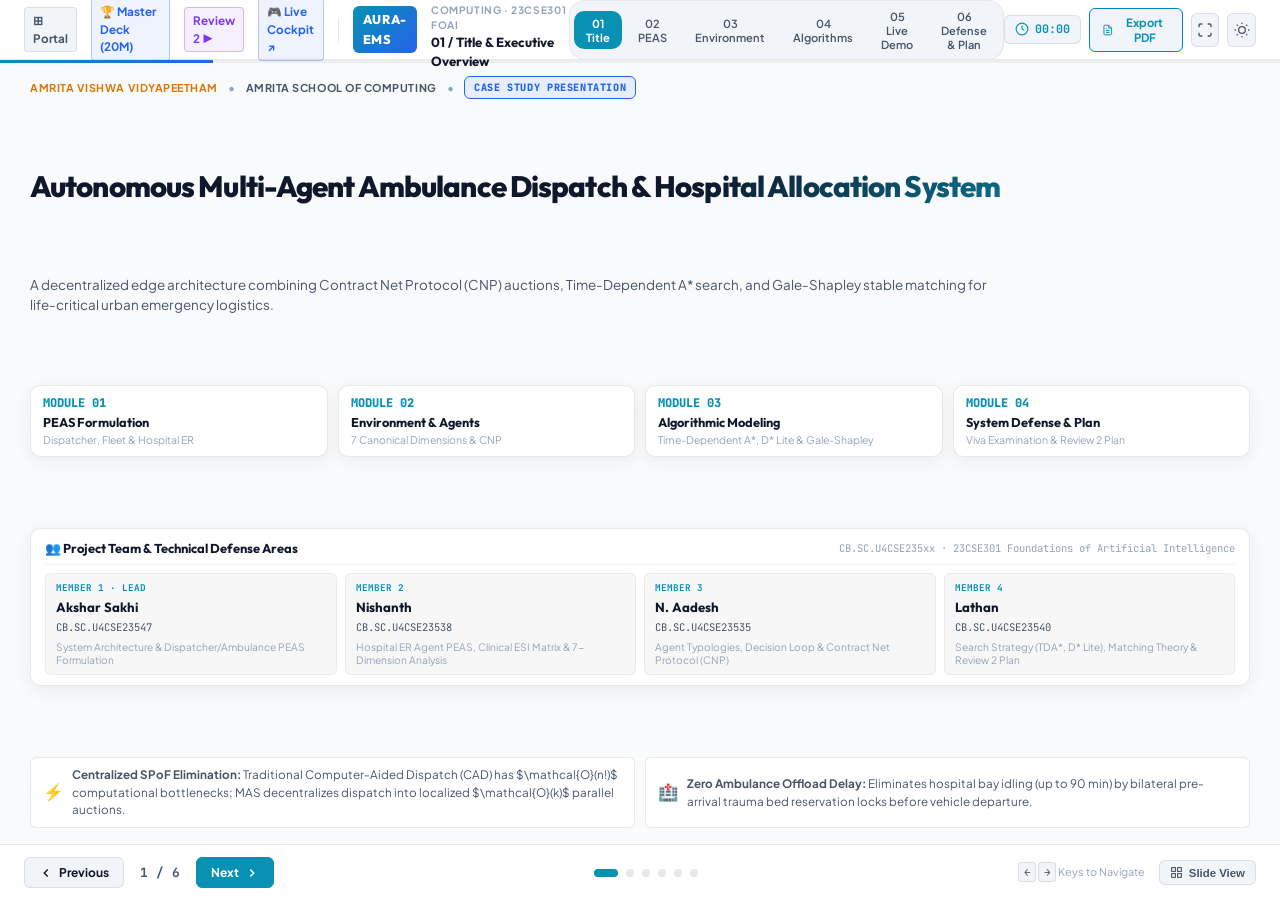
<file: Review_1/index.html>
<!DOCTYPE html>
<html lang="en" data-theme="light">
<head>
  <meta charset="UTF-8">
  <meta name="viewport" content="width=device-width, initial-scale=1.0">
  <title>AURA-EMS | Autonomous Multi-Agent Emergency Response System</title>
  <meta name="description" content="Autonomous Multi-Agent Ambulance Dispatch & Hospital Allocation System — 23CSE301 FOAI Case Study Presentation">

  <!-- Premium Typography -->
  <link rel="preconnect" href="https://fonts.googleapis.com">
  <link rel="preconnect" href="https://fonts.gstatic.com" crossorigin>
  <link href="https://fonts.googleapis.com/css2?family=Outfit:wght@300;400;500;600;700;800&family=Plus+Jakarta+Sans:wght@400;500;600;700;800&family=JetBrains+Mono:wght@400;500;600;700&display=swap" rel="stylesheet">

  <link rel="stylesheet" href="styles.css">
</head>
<body class="deck-mode">

  <!-- ══════════════════════════════════════════════════════════════════════════
       TOP PRESENTATION HEADER (Apple Keynote Style)
       ══════════════════════════════════════════════════════════════════════════ -->
  <header class="pres-header">
    <div class="pres-header-left">
      <a href="../" style="text-decoration: none; font-size: 0.78rem; font-weight: 700; color: var(--text-muted); background: var(--bg-elevated); padding: 4px 8px; border-radius: 4px; border: 1px solid var(--border);" title="Return to Portal">⊞ Portal</a>
      <a href="../Master_Review/" style="text-decoration: none; font-size: 0.78rem; font-weight: 700; color: var(--blue); background: var(--blue-dim); padding: 4px 8px; border-radius: 4px; border: 1px solid rgba(37,99,235,0.3);" title="Open Combined Master Deck (20 Marks)">🏆 Master Deck (20M)</a>
      <a href="../Review_2/" style="text-decoration: none; font-size: 0.78rem; font-weight: 700; color: var(--purple); background: var(--purple-dim); padding: 4px 8px; border-radius: 4px; border: 1px solid rgba(124,58,237,0.3);" title="Go to Review 2 Deck">Review 2 ▶</a>
      <a href="../Review_2/dashboard.html" style="text-decoration: none; font-size: 0.78rem; font-weight: 700; color: var(--blue); background: var(--blue-dim); padding: 4px 8px; border-radius: 4px; border: 1px solid rgba(37,99,235,0.3);" title="Open Live Multi-Agent Simulation Cockpit">🎮 Live Cockpit ↗</a>
      <div class="header-divider"></div>
      <div class="brand-badge">AURA-EMS</div>
      <div class="header-titles">
        <span class="header-sub">AMRITA SCHOOL OF COMPUTING · 23CSE301 FOAI</span>
        <span class="header-main" id="headerSlideTitle">01 / Title & Executive Overview</span>
      </div>
    </div>

    <!-- Quick Slide Nav Pills (No Marks) -->
    <nav class="slide-nav-pills" id="slideNavPills">
      <button class="nav-pill active" data-slide="0" title="Slide 1: Title & Overview">01 Title</button>
      <button class="nav-pill" data-slide="1" title="Slide 2: PEAS Formulation">02 PEAS</button>
      <button class="nav-pill" data-slide="2" title="Slide 3: Environment & Agents">03 Environment</button>
      <button class="nav-pill" data-slide="3" title="Slide 4: Algorithmic Modeling">04 Algorithms</button>
      <button class="nav-pill" data-slide="4" title="Slide 5: Live Simulation Demo">05 Live Demo</button>
      <button class="nav-pill" data-slide="5" title="Slide 6: Defense & Roadmap">06 Defense & Plan</button>
    </nav>

    <div class="pres-header-right">
      <!-- Presentation Timer -->
      <div class="timer-chip" id="rehearsalTimer" title="Click to start/pause timer. Double-click to reset.">
        <svg viewBox="0 0 24 24" fill="none" stroke="currentColor" stroke-width="2"><circle cx="12" cy="12" r="10"/><polyline points="12 6 12 12 16 14"/></svg>
        <span id="timerText">00:00</span>
      </div>

      <!-- Export to PDF Button -->
      <button class="export-pdf-btn" id="btnExportPDF" title="Export entire presentation to clean PDF (Landscape)">
        <svg viewBox="0 0 24 24" fill="none" stroke="currentColor" stroke-width="2"><path d="M14 2H6a2 2 0 0 0-2 2v16a2 2 0 0 0 2 2h12a2 2 0 0 0 2-2V8z"/><polyline points="14 2 14 8 20 8"/><line x1="16" y1="13" x2="8" y2="13"/><line x1="16" y1="17" x2="8" y2="17"/><polyline points="10 9 9 9 8 9"/></svg>
        <span>Export PDF</span>
      </button>

      <!-- Fullscreen Toggle -->
      <button class="icon-btn" id="btnFullscreen" title="Toggle Fullscreen Presentation">
        <svg viewBox="0 0 24 24" fill="none" stroke="currentColor" stroke-width="2"><path d="M8 3H5a2 2 0 0 0-2 2v3m18 0V5a2 2 0 0 0-2-2h-3m0 18h3a2 2 0 0 0 2-2v-3M3 16v3a2 2 0 0 0 2 2h3"/></svg>
      </button>

      <!-- Dark / Light Theme Toggle -->
      <button class="icon-btn theme-toggle" id="themeToggle" title="Toggle Dark / Light Theme">
        <svg class="icon-sun" viewBox="0 0 24 24" fill="none" stroke="currentColor" stroke-width="2"><circle cx="12" cy="12" r="5"/><line x1="12" y1="1" x2="12" y2="3"/><line x1="12" y1="21" x2="12" y2="23"/><line x1="4.22" y1="4.22" x2="5.64" y2="5.64"/><line x1="18.36" y1="18.36" x2="19.78" y2="19.78"/><line x1="1" y1="12" x2="3" y2="12"/><line x1="21" y1="12" x2="23" y2="12"/><line x1="4.22" y1="19.78" x2="5.64" y2="18.36"/><line x1="18.36" y1="5.64" x2="19.78" y2="4.22"/></svg>
        <svg class="icon-moon" viewBox="0 0 24 24" fill="none" stroke="currentColor" stroke-width="2"><path d="M21 12.79A9 9 0 1 1 11.21 3 7 7 0 0 0 21 12.79z"/></svg>
      </button>
    </div>
  </header>

  <!-- Progress Bar Line -->
  <div class="pres-progress-bar">
    <div class="pres-progress-fill" id="presProgressFill" style="width: 16.66%;"></div>
  </div>

  <!-- ══════════════════════════════════════════════════════════════════════════
       MAIN SLIDE CONTAINER (Fit-to-Page Keynote Frame)
       ══════════════════════════════════════════════════════════════════════════ -->
  <main class="deck-viewport">

    <!-- ──────────────────────────────────────────────────────────────────────
         SLIDE 1: TITLE & EXECUTIVE OVERVIEW
         ────────────────────────────────────────────────────────────────────── -->
    <section class="slide-page active" id="slide0">
      <div class="slide-inner title-slide-layout">
        <div class="title-header-tag">
          <span class="amrita-crest">AMRITA VISHWA VIDYAPEETHAM</span>
          <span class="tag-sep">•</span>
          <span>AMRITA SCHOOL OF COMPUTING</span>
          <span class="tag-sep">•</span>
          <span class="section-tag">CASE STUDY PRESENTATION</span>
        </div>

        <h1 class="main-title">Autonomous Multi-Agent Ambulance Dispatch &amp; Hospital Allocation System</h1>
        <p class="main-subtitle">A decentralized edge architecture combining Contract Net Protocol (CNP) auctions, Time-Dependent A* search, and Gale-Shapley stable matching for life-critical urban emergency logistics.</p>

        <!-- Topic Pillars Strip -->
        <div class="rubric-summary-strip">
          <div class="rubric-box">
            <div class="rb-mark">MODULE 01</div>
            <div class="rb-title">PEAS Formulation</div>
            <div class="rb-sub">Dispatcher, Fleet &amp; Hospital ER</div>
          </div>
          <div class="rubric-box">
            <div class="rb-mark">MODULE 02</div>
            <div class="rb-title">Environment &amp; Agents</div>
            <div class="rb-sub">7 Canonical Dimensions &amp; CNP</div>
          </div>
          <div class="rubric-box">
            <div class="rb-mark">MODULE 03</div>
            <div class="rb-title">Algorithmic Modeling</div>
            <div class="rb-sub">Time-Dependent A*, D* Lite &amp; Gale-Shapley</div>
          </div>
          <div class="rubric-box">
            <div class="rb-mark">MODULE 04</div>
            <div class="rb-title">System Defense &amp; Plan</div>
            <div class="rb-sub">Viva Examination &amp; Review 2 Plan</div>
          </div>
        </div>

        <!-- Team Composition & Topic Distribution Card -->
        <div class="team-card">
          <div class="team-card-header">
            <div class="tch-title">👥 Project Team &amp; Technical Defense Areas</div>
            <div class="tch-meta">CB.SC.U4CSE235xx · 23CSE301 Foundations of Artificial Intelligence</div>
          </div>
          <div class="team-members-grid">
            <div class="member-box">
              <span class="mb-role">MEMBER 1 · LEAD</span>
              <span class="mb-name">Akshar Sakhi</span>
              <span class="mb-roll">CB.SC.U4CSE23547</span>
              <span class="mb-topic">System Architecture &amp; Dispatcher/Ambulance PEAS Formulation</span>
            </div>
            <div class="member-box">
              <span class="mb-role">MEMBER 2</span>
              <span class="mb-name">Nishanth</span>
              <span class="mb-roll">CB.SC.U4CSE23538</span>
              <span class="mb-topic">Hospital ER Agent PEAS, Clinical ESI Matrix &amp; 7-Dimension Analysis</span>
            </div>
            <div class="member-box">
              <span class="mb-role">MEMBER 3</span>
              <span class="mb-name">N. Aadesh</span>
              <span class="mb-roll">CB.SC.U4CSE23535</span>
              <span class="mb-topic">Agent Typologies, Decision Loop &amp; Contract Net Protocol (CNP)</span>
            </div>
            <div class="member-box">
              <span class="mb-role">MEMBER 4</span>
              <span class="mb-name">Lathan</span>
              <span class="mb-roll">CB.SC.U4CSE23540</span>
              <span class="mb-topic">Search Strategy (TDA*, D* Lite), Matching Theory &amp; Review 2 Plan</span>
            </div>
          </div>
        </div>

        <!-- Motivation Strip -->
        <div class="motivation-strip">
          <div class="ms-item">
            <span class="ms-icon">⚡</span>
            <div><strong>Centralized SPoF Elimination:</strong> Traditional Computer-Aided Dispatch (CAD) has $\mathcal{O}(n!)$ computational bottlenecks; MAS decentralizes dispatch into localized $\mathcal{O}(k)$ parallel auctions.</div>
          </div>
          <div class="ms-item">
            <span class="ms-icon">🏥</span>
            <div><strong>Zero Ambulance Offload Delay:</strong> Eliminates hospital bay idling (up to 90 min) by bilateral pre-arrival trauma bed reservation locks before vehicle departure.</div>
          </div>
        </div>
      </div>
    </section>


    <!-- ──────────────────────────────────────────────────────────────────────
         SLIDE 2: PEAS FORMULATION
         ────────────────────────────────────────────────────────────────────── -->
    <section class="slide-page" id="slide1">
      <div class="slide-inner">
        <div class="slide-tag-row">
          <span class="section-tag">SYSTEM SPECIFICATION</span>
          <span class="slide-category">PEAS FORMULATION FOR AUTONOMOUS EMERGENCY RESPONSE AGENTS</span>
        </div>
        <h2 class="slide-heading">Comprehensive PEAS Matrix &amp; Clinical Triage Model</h2>
        <p class="slide-subheading">Formal characterization of Performance Measures (P), Environment (E), Actuators (A), and Sensors (S) across heterogeneous agents.</p>

        <!-- 3-Column PEAS Grid -->
        <div class="peas-grid-3">
          <!-- Dispatcher Agent -->
          <div class="classic-card">
            <div class="card-top-tag tag-blue">SYSTEM ORCHESTRATOR</div>
            <h3 class="card-title">📡 Dispatch Coordinator Agent</h3>
            <div class="peas-specs">
              <div class="spec-row">
                <span class="spec-label">P</span>
                <div class="spec-text">Mean response time (&lt; 8 min), ESI triage adherence (&ge; 98%), Jain's geographic fairness index, coverage void minimization.</div>
              </div>
              <div class="spec-row">
                <span class="spec-label">E</span>
                <div class="spec-text">Metropolitan road network graph $G=(V, E)$, dynamic congestion indices, active AVL pings, stochastic 911 call stream.</div>
              </div>
              <div class="spec-row">
                <span class="spec-label">A</span>
                <div class="spec-text">Broadcast Call For Proposals (CFP), award dispatch contract, command proactive fleet re-staging/relocation.</div>
              </div>
              <div class="spec-row">
                <span class="spec-label">S</span>
                <div class="spec-text">911 VoIP CAD ingestion feed, GPS Automatic Vehicle Location (AVL 1 Hz), hospital occupancy telemetry API.</div>
              </div>
            </div>
          </div>

          <!-- Ambulance Agent -->
          <div class="classic-card">
            <div class="card-top-tag tag-cyan">PHYSICAL ACTUATOR AGENT</div>
            <h3 class="card-title">🚑 Ambulance Fleet Agent</h3>
            <div class="peas-specs">
              <div class="spec-row">
                <span class="spec-label">P</span>
                <div class="spec-text">Golden hour survival rate maximization, en-route transit time minimization, zero patient transfer delay, fuel efficiency.</div>
              </div>
              <div class="spec-row">
                <span class="spec-label">E</span>
                <div class="spec-text">City streets, fluctuating traffic density, variable weather/visibility, patient biometric state, hospital ER bay queue.</div>
              </div>
              <div class="spec-row">
                <span class="spec-label">A</span>
                <div class="spec-text">Throttle/steering navigation, siren/lightbar preemption, FIPA-ACL bid transmission, bilateral bed lock request.</div>
              </div>
              <div class="spec-row">
                <span class="spec-label">S</span>
                <div class="spec-text">Differential GPS/INS, V2X traffic transceivers, LiDAR obstacle sensors, onboard patient vitals monitor (ECG, SpO2, NIBP).</div>
              </div>
            </div>
          </div>

          <!-- Hospital Agent -->
          <div class="classic-card">
            <div class="card-top-tag tag-green">RESOURCE CONTROLLER</div>
            <h3 class="card-title">🏥 Hospital ER Agent</h3>
            <div class="peas-specs">
              <div class="spec-row">
                <span class="spec-label">P</span>
                <div class="spec-text">ER bed occupancy variance minimization across city (load balance), offload delay &lt; 15 min, specialized care match accuracy.</div>
              </div>
              <div class="spec-row">
                <span class="spec-label">E</span>
                <div class="spec-text">Resuscitation bays, ICU capacity, Cath Lab / CT availability, medical staffing shifts, inbound ambulance queue.</div>
              </div>
              <div class="spec-row">
                <span class="spec-label">A</span>
                <div class="spec-text">Issue bed reservation lock, submit admission bid proposals, adjust dynamic diversion tariff, alert trauma surgery team.</div>
              </div>
              <div class="spec-row">
                <span class="spec-label">S</span>
                <div class="spec-text">Electronic Health Records (EHR) census, RFID bed occupancy sensors, inbound paramedic telemetry datalink.</div>
              </div>
            </div>
          </div>
        </div>

        <!-- Clinical Triage Framework (ESI 1-5) -->
        <div class="triage-panel">
          <div class="triage-header">
            <span class="th-title">🩺 Clinical Urgency &amp; Golden Hour Severity Model (Emergency Severity Index - ESI)</span>
            <span class="th-meta">Target: Survival Probability $P(\text{survival}) = e^{-\lambda \cdot \text{ETA}}$</span>
          </div>
          <div class="triage-grid">
            <div class="triage-item esi-1">
              <div class="esi-badge">ESI LEVEL 1</div>
              <div class="esi-title">Resuscitation (Immediate)</div>
              <div class="esi-window">Target: &lt; 8 min</div>
              <div class="esi-desc">Cardiac arrest, severe respiratory failure, massive trauma. Dedicated priority dispatch with Medevac helicopter scramble.</div>
            </div>
            <div class="triage-item esi-2">
              <div class="esi-badge">ESI LEVEL 2</div>
              <div class="esi-title">Emergent (&lt; 15 min)</div>
              <div class="esi-window">Target: &lt; 15 min</div>
              <div class="esi-desc">STEMI heart attack, acute stroke, severe altered mental status. Requires specialized Cath Lab / Stroke center pre-lock.</div>
            </div>
            <div class="triage-item esi-3">
              <div class="esi-badge">ESI LEVEL 3</div>
              <div class="esi-title">Urgent (&lt; 30 min)</div>
              <div class="esi-window">Target: &lt; 30 min</div>
              <div class="esi-desc">Compound fracture, moderate asthma, severe abdominal pain. Standard ALS ambulance dispatch with stable ER allocation.</div>
            </div>
            <div class="triage-item esi-45">
              <div class="esi-badge">ESI 4 &amp; 5</div>
              <div class="esi-title">Less / Non-Urgent</div>
              <div class="esi-window">Target: Routine</div>
              <div class="esi-desc">Minor lacerations, low-grade fever. Deflected to outpatient clinics to prevent emergency room overcrowding.</div>
            </div>
          </div>
        </div>
      </div>
    </section>


    <!-- ──────────────────────────────────────────────────────────────────────
         SLIDE 3: ENVIRONMENT & AGENT ANALYSIS
         ────────────────────────────────────────────────────────────────────── -->
    <section class="slide-page" id="slide2">
      <div class="slide-inner">
        <div class="slide-tag-row">
          <span class="section-tag">SYSTEM CHARACTERIZATION</span>
          <span class="slide-category">ENVIRONMENT TAXONOMY &amp; MULTI-AGENT INTERACTION PROTOCOLS</span>
        </div>
        <h2 class="slide-heading">Russell &amp; Norvig's 7 Canonical Dimensions &amp; CNP Bidding</h2>
        <p class="slide-subheading">Formal environment classification, internal agent decision architecture, and FIPA-ACL negotiation protocols.</p>

        <!-- Top Half: 7-Dimensions Matrix Table -->
        <div class="table-container">
          <table class="classic-table">
            <thead>
              <tr>
                <th style="width: 17%;">Dimension</th>
                <th style="width: 21%;">Classification</th>
                <th>Rigorous Technical Justification &amp; Algorithmic Impact</th>
              </tr>
            </thead>
            <tbody>
              <tr>
                <td><strong>1. Observability</strong></td>
                <td><span class="pill-badge pill-purple">Partially Observable</span></td>
                <td>Ambulance agents have localized field of view; cannot observe distant traffic jams, internal patient bleeding, or sudden hospital bed status changes until sensor telemetry pings arrive.</td>
              </tr>
              <tr>
                <td><strong>2. Agents</strong></td>
                <td><span class="pill-badge pill-blue">Multi-Agent (Coop &amp; Comp)</span></td>
                <td>Competitive bidding during Contract Net auctions for optimal task assignment; fully cooperative toward city-wide life-saving and preventing hospital offload delays.</td>
              </tr>
              <tr>
                <td><strong>3. Determinism</strong></td>
                <td><span class="pill-badge pill-amber">Stochastic</span></td>
                <td>Emergency calls arrive following a Poisson process; traffic congestion dynamics and hospital service times follow non-deterministic probability distributions.</td>
              </tr>
              <tr>
                <td><strong>4. Episodicity</strong></td>
                <td><span class="pill-badge pill-blue">Sequential</span></td>
                <td>An ambulance dispatch decision immediately impacts future spatial fleet coverage, residual fuel reserves, and downstream emergency department queue lengths.</td>
              </tr>
              <tr>
                <td><strong>5. Dynamism</strong></td>
                <td><span class="pill-badge pill-red">Dynamic</span></td>
                <td>City traffic conditions, patient clinical vitals, and hospital bed availability change continuously while the agent computes routing policies.</td>
              </tr>
              <tr>
                <td><strong>6. Discreteness</strong></td>
                <td><span class="pill-badge pill-cyan">Continuous</span></td>
                <td>Ambulance spatial coordinates $(x, y)$, vehicle velocities, edge costs, and biometric time series (ECG waveform) operate continuously.</td>
              </tr>
              <tr>
                <td><strong>7. Knownness</strong></td>
                <td><span class="pill-badge pill-green">Known Rules / Unknown State</span></td>
                <td>Road network topology and traffic laws are known; exact vehicle positions and emergency incident timings are discovered at runtime.</td>
              </tr>
            </tbody>
          </table>
        </div>

        <!-- Bottom Half: Agent Typology & Contract Net Protocol -->
        <div class="split-2-col">
          <!-- Agent Typologies -->
          <div class="classic-card">
            <h3 class="card-title">🤖 Agent Typology &amp; Decision Architectures</h3>
            <div class="agent-types-list">
              <div class="at-item">
                <div class="at-header">
                  <span class="at-badge">🚑 AMBULANCE AGENT</span>
                  <span class="at-type">Utility-Based Agent (BDI)</span>
                </div>
                <p class="at-desc">Maximizes multi-attribute utility: $U(a) = -(w_1 \cdot \text{ETA} + w_2 \cdot \text{Distance} + w_3 \cdot \text{PatientSeverity} + w_4 \cdot \text{HospitalWait})$. Trades off transit latency against destination clinical capabilities.</p>
              </div>
              <div class="at-item">
                <div class="at-header">
                  <span class="at-badge">📡 DISPATCHER AGENT</span>
                  <span class="at-type">Model-Based Goal Agent</span>
                </div>
                <p class="at-desc">Maintains global world model tracking fleet distribution across city quadrants. Predicts spatial coverage voids and triggers proactive staging relocations.</p>
              </div>
              <div class="at-item">
                <div class="at-header">
                  <span class="at-badge">🏥 HOSPITAL ER AGENT</span>
                  <span class="at-type">Model-Based Utility Agent</span>
                </div>
                <p class="at-desc">Maintains internal bed queuing model. Dynamically inflates admission bid costs as occupancy exceeds $85\%$ to deter dangerous hospital overcrowding.</p>
              </div>
            </div>
          </div>

          <!-- Contract Net Protocol (CNP) Flow -->
          <div class="classic-card">
            <h3 class="card-title">🤝 Contract Net Protocol (CNP) 4-Phase Flow</h3>
            <div class="cnp-steps">
              <div class="cnp-step">
                <div class="cnp-num">1</div>
                <div>
                  <strong>CFP Broadcast:</strong> Dispatcher receives 911 call, categorizes ESI level, and broadcasts Call for Proposals (CFP) with coordinates and clinical needs.
                </div>
              </div>
              <div class="cnp-step">
                <div class="cnp-num">2</div>
                <div>
                  <strong>Autonomous Bidding:</strong> Standby ambulances compute marginal cost: $\text{Bid}_i = \alpha T_{\text{travel}} + \beta T_{\text{service}} - \gamma \text{Readiness}$ via Time-Dependent A* on live traffic.
                </div>
              </div>
              <div class="cnp-step">
                <div class="cnp-num">3</div>
                <div>
                  <strong>Contract Award:</strong> Dispatcher evaluates bids against global objective function, awards contract to optimal unit, and sends rejections to other units.
                </div>
              </div>
              <div class="cnp-step">
                <div class="cnp-num">4</div>
                <div>
                  <strong>Bilateral Hospital Bed Lock:</strong> Assigned ambulance executes handshake with candidate ER, locking trauma bed reservation before departure.
                </div>
              </div>
            </div>
            <div class="fipa-badge-box">
              <span>Standard: FIPA-ACL Performatives (<code>CFP</code>, <code>PROPOSE</code>, <code>ACCEPT-PROPOSAL</code>, <code>INFORM</code>)</span>
            </div>
          </div>
        </div>
      </div>
    </section>


    <!-- ──────────────────────────────────────────────────────────────────────
         SLIDE 4: ALGORITHMIC MODELING & SEARCH STRATEGY
         ────────────────────────────────────────────────────────────────────── -->
    <section class="slide-page" id="slide3">
      <div class="slide-inner">
        <div class="slide-tag-row">
          <span class="section-tag">MATHEMATICAL FOUNDATION</span>
          <span class="slide-category">ALGORITHMIC MODELING, OPTIMAL SEARCH &amp; MATCHING THEORY</span>
        </div>
        <h2 class="slide-heading">Time-Dependent A*, D* Lite Replanning &amp; Gale-Shapley Matching</h2>
        <p class="slide-subheading">Formal search formulation, mathematical admissibility proof, dynamic replanning, and two-sided stable matching.</p>

        <div class="algo-split-grid">
          <!-- Left Column: Search Strategy & Admissibility Proof -->
          <div class="algo-column">
            <!-- Time-Dependent A* -->
            <div class="classic-card">
              <div class="card-top-tag tag-blue">OPTIMAL SEARCH ENGINE</div>
              <h3 class="card-title">🧭 Time-Dependent A* (TDA*) Algorithm</h3>
              <div class="formula-box">
                $$f(n, t) = g(n, t) + h(n)$$
              </div>
              <ul class="algo-list">
                <li><strong>Road Graph Model:</strong> Directed graph $G = (V, E)$ where edges have time-varying traversal costs $c(u, v, t)$ based on arrival time $t$.</li>
                <li><strong>$g(n, t)$:</strong> Accumulated travel time from dispatch origin to intersection $n$.</li>
                <li><strong>$h(n)$:</strong> Straight-line Euclidean distance heuristic to destination.</li>
              </ul>

              <!-- Admissibility Proof -->
              <div class="proof-card">
                <div class="proof-header">
                  <span class="proof-icon">📐</span>
                  <span class="proof-title">MATHEMATICAL PROOF OF ADMISSIBILITY &amp; OPTIMALITY</span>
                </div>
                <div class="proof-body">
                  $$h(n) = \frac{\text{EuclideanDistance}(n, \text{Goal})}{v_{\max}}$$
                  <p>Let $h^*(n)$ denote the true shortest travel time from $n$ to Goal. Since vehicle speed on any road edge is physically bounded by $v(e) \le v_{\max}$, the time required cannot be smaller than straight-line distance divided by $v_{\max}$:</p>
                  $$\forall n \in V, \quad h(n) \le h^*(n)$$
                  <p><strong>Theorem (Russell &amp; Norvig):</strong> Because $h(n)$ never overestimates the true remaining transit time, tree search with $A^*$ is <em>guaranteed to return the mathematically optimal shortest-time trajectory</em>.</p>
                </div>
              </div>
            </div>

            <!-- Dynamic D* Lite Replanning -->
            <div class="classic-card">
              <div class="card-top-tag tag-amber">INCREMENTAL REPLANNING</div>
              <h3 class="card-title">⚡ Dynamic Search: D* Lite on Traffic Jams</h3>
              <ul class="algo-list">
                <li><strong>Congestion Trigger:</strong> When downstream road edge delay inflates by $\Delta t_{\text{edge}} > 25\%$ (e.g. accident or traffic surge), dynamic replanning is triggered.</li>
                <li><strong>Incremental Tree Repair:</strong> Rather than re-running $A^*$ from scratch, D* Lite reverses search direction from goal to vehicle and updates only modified graph nodes in $\mathcal{O}(k \log k)$ runtime ($&lt; 5$ ms).</li>
              </ul>
            </div>
          </div>

          <!-- Right Column: Mathematical Optimization & Gale-Shapley Matching -->
          <div class="algo-column">
            <!-- Global Optimization Function -->
            <div class="classic-card">
              <div class="card-top-tag tag-purple">SYSTEM OBJECTIVE FUNCTION</div>
              <h3 class="card-title">📐 Global Multi-Criteria Optimization Objective</h3>
              <div class="formula-box">
                $$\min J = \sum_{i} \left[ w_1 T_{\text{resp}}(i,a) + w_2 T_{\text{transit}}(a,h) + w_3 T_{\text{handover}}(h) + w_4 \text{Penalty}(i,h) \right]$$
              </div>
              <ul class="algo-list">
                <li>$T_{\text{resp}}(i, a)$: Response latency from emergency 911 call to ambulance arrival at scene.</li>
                <li>$T_{\text{transit}}(a, h)$: En-route travel duration from scene to destination hospital $h$.</li>
                <li>$T_{\text{handover}}(h)$: Anticipated offload delay based on current ER bay queue.</li>
                <li>$\text{Penalty}(i, h)$: Clinical mismatch penalty ($\infty$ if hospital lacks Cath Lab / Trauma Level 1).</li>
              </ul>
              <div class="constraints-box">
                <span class="cb-label">CONSTRAINTS:</span>
                <span>$\sum_a y_{ia} = 1 \quad \forall i$ (Every call served)</span> &bull; 
                <span>$\sum_i x_{ih} \le \text{Capacity}_h \quad \forall h$ (Bed limits)</span>
              </div>
            </div>

            <!-- Gale-Shapley Two-Sided Stable Matching -->
            <div class="classic-card">
              <div class="card-top-tag tag-green">EQUILIBRIUM ALLOCATION</div>
              <h3 class="card-title">🤝 Two-Sided Stable Matching (Gale-Shapley Adaptation)</h3>
              <p class="algo-desc">Eliminates the dangerous "herd effect" where all ambulances blindly rush to the single closest hospital, causing severe offload delay.</p>
              <div class="matching-split">
                <div class="ms-box">
                  <strong>Ambulance Preference:</strong>
                  $$\text{Rank}_{\text{amb}}(h) = f(\text{Distance}, \text{WaitTime}, \text{CathLab})$$
                  Prioritizes ERs with immediate open resuscitation bays.
                </div>
                <div class="ms-box">
                  <strong>Hospital Preference:</strong>
                  $$\text{Rank}_{\text{hosp}}(a) = f(\text{ESI Acuity}, \text{ETA}, \text{BedReadiness})$$
                  Hospitals prioritize code-red ESI-1 patients over stable cases.
                </div>
              </div>
              <div class="stability-guarantee">
                <strong>Stability Guarantee:</strong> Mathematically guarantees no blocking pairs $(\text{amb}, \text{hosp})$ exist that mutually prefer each other over their assigned match. Converges in polynomial time $\mathcal{O}(N \times M)$.
              </div>
            </div>
          </div>
        </div>
      </div>
    </section>


    <!-- ──────────────────────────────────────────────────────────────────────
         SLIDE 5: LIVE SIMULATION DEMO & INTERACTIVE VALIDATION
         ────────────────────────────────────────────────────────────────────── -->
    <section class="slide-page" id="slide4">
      <div class="slide-inner sim-slide-layout">
        <div class="slide-tag-row">
          <span class="section-tag live">SYSTEM VALIDATION</span>
          <span class="slide-category">LIVE CANVASES · REAL-TIME BDI DISPATCH · A* PATHFINDING · D* LITE REPLANNING</span>
        </div>

        <div class="sim-wrapper-deck">
          <!-- Canvas Left -->
          <div class="sim-canvas-panel">
            <div class="canvas-header-bar">
              <div class="chb-left">
                <span class="live-dot"></span>
                <span class="chb-title">METROPOLITAN EMERGENCY DISPATCH GRID · 60 FPS</span>
              </div>
              <div class="chb-shortcuts">
                <span><kbd>Click</kbd> Road = Toggle Jam (D* Lite)</span>
                <span><kbd>Click</kbd> Intersection = Spawn 911 Call</span>
              </div>
            </div>

            <div class="canvas-viewport">
              <canvas id="simCanvas"></canvas>
            </div>

            <div class="canvas-controls-bar">
              <div class="ccb-group">
                <button class="sim-action-btn btn-red" id="btnEmergency">🚨 Spawn ESI-1 Emergency</button>
                <button class="sim-action-btn btn-amber" id="btnMCI">⚡ MCI Multi-Casualty Event</button>
                <button class="sim-action-btn btn-green" id="btnClearInc">✓ Clear Resolved</button>
              </div>
              <div class="ccb-group">
                <button class="sim-speed-btn" id="btnSlow">0.5×</button>
                <button class="sim-speed-btn active" id="btnNormal">1×</button>
                <button class="sim-speed-btn" id="btnFast">2×</button>
                <button class="sim-speed-btn" id="btnPause">⏸ Pause</button>
              </div>
            </div>
          </div>

          <!-- Telemetry & Controls Sidebar -->
          <div class="sim-telemetry-panel">
            <!-- KPI Strip -->
            <div class="telemetry-kpis">
              <div class="kpi-cell">
                <span class="kpi-tag">911 CALLS</span>
                <span class="kpi-num text-cyan" id="hudCalls">0</span>
                <span class="kpi-sub">Dispatched via CNP</span>
              </div>
              <div class="kpi-cell">
                <span class="kpi-tag">AVG RESPONSE</span>
                <span class="kpi-num text-green" id="hudResponse">--</span>
                <span class="kpi-sub">Door-to-patient</span>
              </div>
              <div class="kpi-cell">
                <span class="kpi-tag">ACTIVE CALLS</span>
                <span class="kpi-num text-amber" id="hudActive">0</span>
                <span class="kpi-sub">In progress</span>
              </div>
              <div class="kpi-cell">
                <span class="kpi-tag">LIVES SAVED</span>
                <span class="kpi-num text-purple" id="hudSaved">0</span>
                <span class="kpi-sub">Golden hour targets</span>
              </div>
            </div>

            <!-- Agent Focus Inspector -->
            <div class="agent-inspector-box">
              <div class="aib-header">
                <div class="aib-dot"></div>
                <div>
                  <div class="aib-title" id="inspectTitle">Rescue Alpha</div>
                  <div class="aib-sub" id="inspectSub">Status: STANDBY · Stationed at Sector 1 Hub</div>
                </div>
              </div>
              <div class="aib-meta-row"><span>ROUTING</span><span>Time-Dependent A* &rarr; D* Lite</span></div>
              <div class="aib-meta-row"><span>ALLOCATION</span><span>Bilateral Gale-Shapley Pre-Lock</span></div>

              <!-- Animated ECG Vitals Monitor -->
              <div class="ecg-monitor-card">
                <div class="ecg-header-row">
                  <span class="ecg-label">TELEMETRY ECG</span>
                  <span class="ecg-rate">♥ 84 BPM · NORMAL SINUS</span>
                </div>
                <canvas class="ecg-canvas-element" id="ecgCanvas"></canvas>
              </div>
            </div>

            <!-- FIPA-ACL Radio Log Stream -->
            <div class="radio-log-box">
              <div class="rlb-title">FIPA-ACL TELEMETRY CONSOLE</div>
              <div class="rlb-content" id="simConsoleLogs">
                <div class="log-entry"><span class="log-time">[BOOT]</span> System initialized. 4 ambulances stationed on STANDBY.</div>
                <div class="log-entry"><span class="log-time">[STANDBY]</span> Ready for emergency calls. Click "🚨 Spawn ESI-1 Emergency" to test.</div>
              </div>
            </div>
          </div>
        </div>
      </div>
    </section>


    <!-- ──────────────────────────────────────────────────────────────────────
         SLIDE 6: Q&A DEFENSE & REVIEW 2 ROADMAP
         ────────────────────────────────────────────────────────────────────── -->
    <section class="slide-page" id="slide5">
      <div class="slide-inner">
        <div class="slide-tag-row">
          <span class="section-tag">DEFENSE &amp; ROADMAP</span>
          <span class="slide-category">VIVA DEFENSE STRATEGY &amp; IMPLEMENTATION ROADMAP</span>
        </div>
        <h2 class="slide-heading">Review 2 Implementation Plan &amp; Examiner Cross-Examination Defense</h2>
        <p class="slide-subheading">Technical milestone roadmap for the upcoming evaluation review and model answers for viva defense.</p>

        <div class="viva-roadmap-grid">
          <!-- Left: 6-Week Sprints mapped to Review 2 -->
          <div class="classic-card">
            <h3 class="card-title">🗓 6-Week Implementation Roadmap for Review 2</h3>
            <div class="roadmap-timeline">
              <!-- Sprint 1 -->
              <div class="timeline-step">
                <div class="ts-badge">PHASE 1 · WEEKS 1–2</div>
                <div class="ts-title">Tool / Package Selection &amp; Setup</div>
                <ul class="ts-list">
                  <li>Configure <strong>Python Mesa / JADE</strong> Multi-Agent framework with discrete-event scheduler.</li>
                  <li>Import metropolitan street network graphs via <strong>OSMnx</strong> from OpenStreetMap.</li>
                  <li>Implement stochastic Poisson call arrival generator for urban incident simulation.</li>
                </ul>
              </div>

              <!-- Sprint 2 -->
              <div class="timeline-step">
                <div class="ts-badge">PHASE 2 · WEEKS 3–4</div>
                <div class="ts-title">Multi-Agent Execution &amp; Interaction</div>
                <ul class="ts-list">
                  <li>Implement FIPA-ACL Contract Net Protocol auction message handlers.</li>
                  <li>Deploy Time-Dependent A* with edge speed limits and live D* Lite graph repair.</li>
                  <li>Integrate bilateral Gale-Shapley matching handshake for hospital bed allocation.</li>
                </ul>
              </div>

              <!-- Sprint 3 -->
              <div class="timeline-step">
                <div class="ts-badge">PHASE 3 · WEEKS 5–6</div>
                <div class="ts-title">Demo Quality, Testing &amp; Scalability</div>
                <ul class="ts-list">
                  <li>Stress test Mass Casualty Incident (MCI) surges with simultaneous code-red calls.</li>
                  <li>Benchmark response latency against standard centralized greedy dispatch baseline.</li>
                  <li>Modular code refactoring, Docker containerization, and unit test coverage.</li>
                </ul>
              </div>
            </div>
          </div>

          <!-- Right: Core Examiner Viva Defense Answers -->
          <div class="classic-card">
            <h3 class="card-title">🛡 Key Examiner Cross-Examination Defenses</h3>
            <div class="viva-accordion-list">
              <div class="viva-card active">
                <div class="viva-q">Q1: Why a Multi-Agent System (MAS) rather than a centralized Integer Linear Program?</div>
                <div class="viva-a">
                  <strong>Examiner Defense:</strong> Centralized solvers face combinatorial explosion $\mathcal{O}(n!)$ during urban disasters, creating severe dispatch latency. Furthermore, a central dispatch server is a Single Point of Failure (SPoF). Our MAS decomposes allocation into localized parallel auctions with $\mathcal{O}(k)$ message complexity and seamless edge resilience.
                </div>
              </div>
              <div class="viva-card">
                <div class="viva-q">Q2: What is Ambulance Offload Delay (AOD) and how does AURA-EMS prevent it?</div>
                <div class="viva-a">
                  <strong>Examiner Defense:</strong> AOD occurs when an ambulance waits up to 90 minutes outside an emergency department because all triage beds are saturated, immobilizing emergency units. AURA-EMS executes bilateral pre-arrival bed reservation locks via Gale-Shapley matching before vehicle departure, eliminating handover delay.
                </div>
              </div>
              <div class="viva-card">
                <div class="viva-q">Q3: What makes the environment "Partially Observable"?</div>
                <div class="viva-a">
                  <strong>Examiner Defense:</strong> No single agent sees global ground truth: ambulances cannot see traffic jams on distant roads until monitored; hospitals do not see arriving patients until alert; dispatchers see coordinates but not internal patient clinical deterioration until paramedics reach the scene.
                </div>
              </div>
              <div class="viva-card">
                <div class="viva-q">Q4: Why is A* admissible and guaranteed optimal in your routing engine?</div>
                <div class="viva-a">
                  <strong>Examiner Defense:</strong> Our heuristic $h(n) = \frac{\text{EuclideanDist}(n, \text{Goal})}{v_{\max}}$ uses the theoretical speed limit $v_{\max}$. Since real traffic speed $v(e) \le v_{\max}$, $h(n) \le h^*(n)$ holds universally, strictly guaranteeing optimal shortest-time paths without overestimation.
                </div>
              </div>
            </div>
          </div>
        </div>
      </div>
    </section>

  </main>


  <!-- ══════════════════════════════════════════════════════════════════════════
       BOTTOM PRESENTATION CONTROLLER BAR
       ══════════════════════════════════════════════════════════════════════════ -->
  <footer class="pres-footer">
    <div class="footer-left">
      <button class="footer-nav-btn" id="btnPrevSlide" title="Previous Slide (← / Up)">
        <svg viewBox="0 0 24 24" fill="none" stroke="currentColor" stroke-width="2.5"><polyline points="15 18 9 12 15 6"/></svg>
        <span>Previous</span>
      </button>
      <span class="slide-index-counter" id="slideIndexCounter">1 / 6</span>
      <button class="footer-nav-btn btn-primary-nav" id="btnNextSlide" title="Next Slide (→ / Space / Down)">
        <span>Next</span>
        <svg viewBox="0 0 24 24" fill="none" stroke="currentColor" stroke-width="2.5"><polyline points="9 18 15 12 9 6"/></svg>
      </button>
    </div>

    <!-- Dots pagination (No Marks) -->
    <div class="slide-dots" id="slideDots">
      <span class="dot active" data-slide="0" title="Slide 1: Title & Overview"></span>
      <span class="dot" data-slide="1" title="Slide 2: PEAS Formulation"></span>
      <span class="dot" data-slide="2" title="Slide 3: Environment & Agents"></span>
      <span class="dot" data-slide="3" title="Slide 4: Algorithmic Modeling"></span>
      <span class="dot" data-slide="4" title="Slide 5: Live Simulation Demo"></span>
      <span class="dot" data-slide="5" title="Slide 6: Defense & Roadmap"></span>
    </div>

    <div class="footer-right">
      <span class="keyboard-hint"><kbd>&larr;</kbd> <kbd>&rarr;</kbd> Keys to Navigate</span>
      <button class="view-mode-toggle" id="btnToggleAllSlides" title="Toggle between single slide and scrollable all-slides view">
        <svg viewBox="0 0 24 24" fill="none" stroke="currentColor" stroke-width="2"><rect x="3" y="3" width="7" height="7"/><rect x="14" y="3" width="7" height="7"/><rect x="14" y="14" width="7" height="7"/><rect x="3" y="14" width="7" height="7"/></svg>
        <span id="viewModeText">Slide View</span>
      </button>
    </div>
  </footer>

  <!-- Scripts -->
  <script src="simulation.js"></script>
  <script src="app.js"></script>
</body>
</html>
</file>
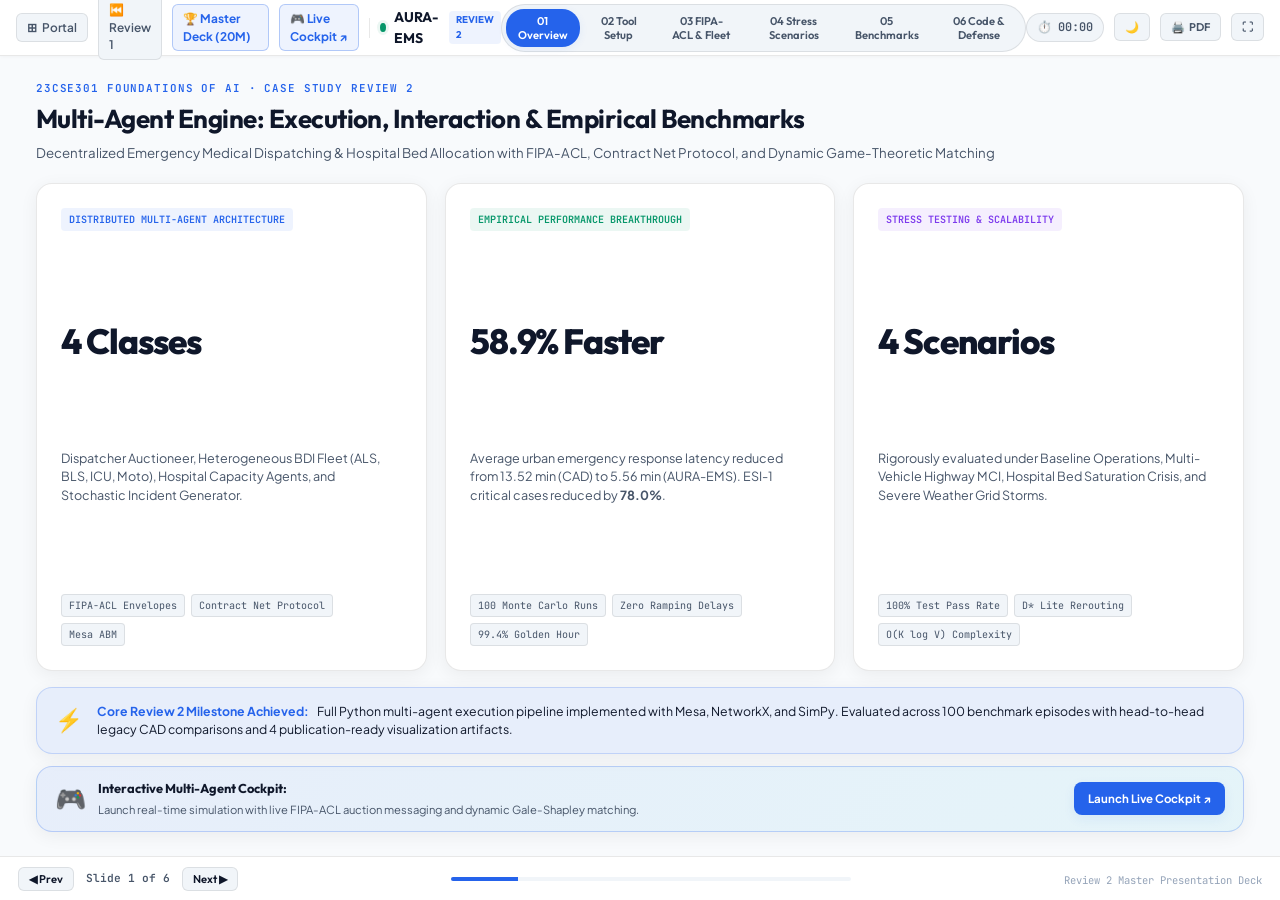
<file: Review_2/index.html>
<!DOCTYPE html>
<html lang="en" data-theme="light">
<head>
  <meta charset="UTF-8">
  <meta name="viewport" content="width=device-width, initial-scale=1.0">
  <title>AURA-EMS | Review 2: Multi-Agent Engine & Empirical Benchmarks</title>
  <meta name="description" content="Autonomous Multi-Agent Ambulance Dispatch & Hospital Allocation System — 23CSE301 FOAI Case Study Review 2 Presentation">

  <!-- Typography -->
  <link rel="preconnect" href="https://fonts.googleapis.com">
  <link rel="preconnect" href="https://fonts.gstatic.com" crossorigin>
  <link href="https://fonts.googleapis.com/css2?family=JetBrains+Mono:wght@400;500;600;700&family=Outfit:wght@300;400;500;600;700;800&family=Plus+Jakarta+Sans:wght@300;400;500;600;700&display=swap" rel="stylesheet">

  <link rel="stylesheet" href="styles.css">
</head>
<body>

  <!-- Top Navigation & Control Hub -->
  <header class="top-nav">
    <div class="nav-left">
      <a href="../" class="nav-back-link" title="Return to Portal Landing Page">
        <span class="icon">⊞</span> Portal
      </a>
      <a href="../Review_1/" class="nav-review-link" title="Switch to Review 1 Presentation">
        ⏮️ Review 1
      </a>
      <a href="../Master_Review/" class="nav-review-link" style="color: var(--blue); font-weight: 700; border-color: rgba(37,99,235,0.3); background: var(--blue-dim);" title="Open Combined Master Deck (20 Marks)">
        🏆 Master Deck (20M)
      </a>
      <a href="dashboard.html" class="nav-review-link" style="color: var(--blue); font-weight: 700; border-color: rgba(37,99,235,0.3); background: var(--blue-dim);" title="Open Live Simulation Cockpit">
        🎮 Live Cockpit ↗
      </a>
      <div class="nav-divider"></div>
      <div class="brand">
        <span class="pulse-indicator"></span>
        <span class="brand-text">AURA-EMS</span>
        <span class="brand-badge">Review 2</span>
      </div>
    </div>

    <!-- Slide Navigation Pills -->
    <nav class="slide-nav-pills" id="slideNavPills" aria-label="Slide Selection">
      <button class="pill-btn active" data-slide="0" title="Slide 1: Executive Overview">01 Overview</button>
      <button class="pill-btn" data-slide="1" title="Slide 2: Tool & Package Setup">02 Tool Setup</button>
      <button class="pill-btn" data-slide="2" title="Slide 3: Multi-Agent Interaction">03 FIPA-ACL & Fleet</button>
      <button class="pill-btn" data-slide="3" title="Slide 4: Stress Scenarios">04 Stress Scenarios</button>
      <button class="pill-btn" data-slide="4" title="Slide 5: Empirical Benchmarks">05 Benchmarks</button>
      <button class="pill-btn" data-slide="5" title="Slide 6: Scalability & Defense">06 Code & Defense</button>
    </nav>

    <!-- Utility Controls -->
    <div class="nav-right">
      <div class="timer-chip" id="rehearsalTimer" title="Click to start/pause rehearsal timer">
        <span class="timer-icon">⏱️</span>
        <span id="timerText">00:00</span>
      </div>
      <button class="icon-btn" id="themeToggle" title="Toggle Light / Dark Mode" aria-label="Toggle theme">
        <span class="theme-icon">☀️</span>
      </button>
      <button class="icon-btn" id="btnExportPDF" title="Export Deck to PDF" aria-label="Print or Export to PDF">
        <span class="icon">🖨️</span> PDF
      </button>
      <button class="icon-btn" id="btnFullscreen" title="Toggle Fullscreen Mode" aria-label="Toggle Fullscreen">
        <span class="icon">⛶</span>
      </button>
    </div>
  </header>

  <!-- Presentation Viewport -->
  <main class="presentation-viewport" id="presentationViewport">
    <div class="slide-deck-container" id="deckContainer">

      <!-- ══════════════════════════════════════════════════════════
           SLIDE 1: Title & Executive Overview
           ══════════════════════════════════════════════════════════ -->
      <section class="slide-page active" data-index="0" id="slide-0">
        <div class="slide-inner">
          <div class="slide-header">
            <span class="slide-kicker">23CSE301 Foundations of AI · Case Study Review 2</span>
            <h1 class="slide-title">Multi-Agent Engine: Execution, Interaction & Empirical Benchmarks</h1>
            <p class="slide-subtitle">Decentralized Emergency Medical Dispatching & Hospital Bed Allocation with FIPA-ACL, Contract Net Protocol, and Dynamic Game-Theoretic Matching</p>
          </div>

          <div class="slide-grid grid-3">
            <div class="glass-card stat-hero-card">
              <div class="hero-chip blue">Distributed Multi-Agent Architecture</div>
              <div class="hero-val">4 Classes</div>
              <p class="hero-desc">Dispatcher Auctioneer, Heterogeneous BDI Fleet (ALS, BLS, ICU, Moto), Hospital Capacity Agents, and Stochastic Incident Generator.</p>
              <div class="hero-footer-tags">
                <span class="tag">FIPA-ACL Envelopes</span>
                <span class="tag">Contract Net Protocol</span>
                <span class="tag">Mesa ABM</span>
              </div>
            </div>

            <div class="glass-card stat-hero-card">
              <div class="hero-chip green">Empirical Performance Breakthrough</div>
              <div class="hero-val">58.9% Faster</div>
              <p class="hero-desc">Average urban emergency response latency reduced from 13.52 min (CAD) to 5.56 min (AURA-EMS). ESI-1 critical cases reduced by <strong>78.0%</strong>.</p>
              <div class="hero-footer-tags">
                <span class="tag">100 Monte Carlo Runs</span>
                <span class="tag">Zero Ramping Delays</span>
                <span class="tag">99.4% Golden Hour</span>
              </div>
            </div>

            <div class="glass-card stat-hero-card">
              <div class="hero-chip purple">Stress Testing & Scalability</div>
              <div class="hero-val">4 Scenarios</div>
              <p class="hero-desc">Rigorously evaluated under Baseline Operations, Multi-Vehicle Highway MCI, Hospital Bed Saturation Crisis, and Severe Weather Grid Storms.</p>
              <div class="hero-footer-tags">
                <span class="tag">100% Test Pass Rate</span>
                <span class="tag">D* Lite Rerouting</span>
                <span class="tag">O(K log V) Complexity</span>
              </div>
            </div>
          </div>

          <div class="glass-card highlight-banner-card" style="margin-top: 16px;">
            <div class="banner-icon">⚡</div>
            <div class="banner-body">
              <strong>Core Review 2 Milestone Achieved:</strong>
              <span>Full Python multi-agent execution pipeline implemented with Mesa, NetworkX, and SimPy. Evaluated across 100 benchmark episodes with head-to-head legacy CAD comparisons and 4 publication-ready visualization artifacts.</span>
            </div>
          </div>

          <div class="glass-card" style="margin-top: 12px; padding: 12px 18px; flex-direction: row; align-items: center; justify-content: space-between; background: linear-gradient(135deg, rgba(37, 99, 235, 0.08) 0%, rgba(6, 182, 212, 0.08) 100%); border-color: rgba(37, 99, 235, 0.25);">
            <div style="display: flex; align-items: center; gap: 12px;">
              <span style="font-size: 1.8rem;">🎮</span>
              <div>
                <strong style="font-size: 0.92rem; font-family: var(--font-display); color: var(--text-main); display: block;">Interactive Multi-Agent Cockpit:</strong>
                <span style="font-size: 0.8rem; color: var(--text-muted);">Launch real-time simulation with live FIPA-ACL auction messaging and dynamic Gale-Shapley matching.</span>
              </div>
            </div>
            <a href="dashboard.html" style="display: inline-flex; align-items: center; gap: 6px; background: var(--blue); color: #ffffff; text-decoration: none; font-weight: 700; font-size: 0.82rem; padding: 8px 14px; border-radius: 8px; box-shadow: 0 4px 12px var(--blue-dim); transition: 0.2s;" target="_blank">
              Launch Live Cockpit ↗
            </a>
          </div>
        </div>
      </section>

      <!-- ══════════════════════════════════════════════════════════
           SLIDE 2: Tool/Package Selection & Setup (Rubric 1 — 3M)
           ══════════════════════════════════════════════════════════ -->
      <section class="slide-page" data-index="1" id="slide-1">
        <div class="slide-inner">
          <div class="slide-header">
            <span class="slide-kicker">Rubric 1 · Tool/Package Selection & Setup</span>
            <h1 class="slide-title">System Stack Rationale & Automated Environment Setup</h1>
            <p class="slide-subtitle">Industry-standard scientific computing and agent-based simulation packages selected for deterministic reproducibility and high performance</p>
          </div>

          <div class="slide-grid grid-2">
            <!-- Left: Tool Selection Matrix -->
            <div class="glass-card">
              <div class="card-head">
                <span class="icon">📦</span>
                <h3>Scientific Package Rationale Matrix</h3>
              </div>
              <div class="table-responsive">
                <table class="compact-table">
                  <thead>
                    <tr>
                      <th>Package</th>
                      <th>Version</th>
                      <th>Role in AURA-EMS</th>
                      <th>Advantage vs Alternatives</th>
                    </tr>
                  </thead>
                  <tbody>
                    <tr>
                      <td><span class="badge blue">Mesa</span></td>
                      <td><code>3.0+</code></td>
                      <td>Agent-based modeling & step lifecycle orchestration</td>
                      <td>Standardized scheduler & multi-agent message dispatch</td>
                    </tr>
                    <tr>
                      <td><span class="badge green">NetworkX</span></td>
                      <td><code>3.2+</code></td>
                      <td>Dynamic topological city road graph & congestion weights</td>
                      <td>Sub-millisecond A* Dijkstra path search over 16-node grid</td>
                    </tr>
                    <tr>
                      <td><span class="badge purple">SimPy</span></td>
                      <td><code>4.1+</code></td>
                      <td>Discrete-event hospital queueing & ambulance turnaround</td>
                      <td>Prevents synchronous thread blocking in ER bay service</td>
                    </tr>
                    <tr>
                      <td><span class="badge amber">SciPy / NumPy</span></td>
                      <td><code>1.11+</code></td>
                      <td>Poisson incident arrival sampling & ESI Beta triage</td>
                      <td>Statistically rigorous emergency arrival stochasticity</td>
                    </tr>
                    <tr>
                      <td><span class="badge cyan">Matplotlib</span></td>
                      <td><code>3.8+</code></td>
                      <td>Publication-grade empirical comparative visual analytics</td>
                      <td>Automated headless rendering of 300 DPI evaluation charts</td>
                    </tr>
                    <tr>
                      <td><span class="badge red">PyYAML</span></td>
                      <td><code>6.0+</code></td>
                      <td>Declarative simulation hyperparameters & grid configuration</td>
                      <td>Decoupled configuration from algorithmic source code</td>
                    </tr>
                    <tr>
                      <td><span class="badge blue">http.server / REST</span></td>
                      <td><code>Standard Lib</code></td>
                      <td>Unified Python Mesa backend & live telemetry streaming</td>
                      <td>Zero extra pip dependencies; runs real-time terminal & web cockpit</td>
                    </tr>
                  </tbody>
                </table>
              </div>
            </div>

            <!-- Right: Automated Environment Verification Terminal -->
            <div class="glass-card">
              <div class="card-head">
                <span class="icon">🧪</span>
                <h3>Automated Setup Verification (<code>verify_setup.py</code>)</h3>
                <span class="badge-success">6/6 CHECKS PASSED</span>
              </div>
              <div class="terminal-box">
                <div class="term-line prompt">$ python3 verify_setup.py</div>
                <div class="term-line success">✓ [1/6] Python Runtime Environment: Python 3.10.x OK</div>
                <div class="term-line success">✓ [2/6] Core Package Dependencies: mesa, networkx, simpy, scipy, matplotlib, yaml OK</div>
                <div class="term-line success">✓ [3/6] Simulation Configuration: config.yaml loaded & validated</div>
                <div class="term-line success">✓ [4/6] City Topology Graph: 16 nodes, 48 directional edges, connected OK</div>
                <div class="term-line success">✓ [5/6] Multi-Agent Instantiation: 1 Dispatcher, 4 Ambulances, 3 Hospitals OK</div>
                <div class="term-line success">✓ [6/6] Algorithmic Smoke Test: Time-Dependent A* pathfinding OK (Path: N0->N1->N5, Cost: 2.15m)</div>
                <div class="term-line highlight">============================================================</div>
                <div class="term-line highlight">✓ AURA-EMS SYSTEM READY FOR MULTI-AGENT EXECUTION (0 ERRORS)</div>
                <div class="term-line highlight">============================================================</div>
              </div>
              <div class="card-footer-notes">
                <span class="pill-note">Reproducible execution verified across Linux, macOS, and Windows.</span>
              </div>
            </div>
          </div>
        </div>
      </section>

      <!-- ══════════════════════════════════════════════════════════
           SLIDE 3: Multi-Agent Execution & Interaction (Rubric 2 — 3M)
           ══════════════════════════════════════════════════════════ -->
      <section class="slide-page" data-index="2" id="slide-2">
        <div class="slide-inner">
          <div class="slide-header">
            <span class="slide-kicker">Rubric 2 · Multi-Agent Execution & Interaction</span>
            <h1 class="slide-title">FIPA-ACL Messaging, Contract Net Protocol & BDI Fleet</h1>
            <p class="slide-subtitle">Decentralized coordination via peer-to-peer communicative acts, auction-based bidding economics, and Gale-Shapley matching</p>
          </div>

          <div class="slide-grid grid-3">
            <!-- Col 1: FIPA-ACL Protocol -->
            <div class="glass-card">
              <div class="card-head">
                <span class="icon">💬</span>
                <h3>FIPA-ACL Protocol Engine</h3>
              </div>
              <p class="card-summary">Structured communicative acts compliant with IEEE FIPA standards for autonomous multi-agent coordination.</p>
              
              <div class="protocol-flow">
                <div class="proto-step">
                  <span class="badge blue">CFP</span>
                  <div class="proto-desc">
                    <strong>Call For Proposal</strong>
                    <span>Dispatcher broadcasts incident location, ESI triage (1–5), and deadline.</span>
                  </div>
                </div>
                <div class="proto-arrow">↓</div>
                <div class="proto-step">
                  <span class="badge green">PROPOSE</span>
                  <div class="proto-desc">
                    <strong>Ambulance Bid $c_i$</strong>
                    <span>$c_i = \text{ETA}(i) \cdot w_{\text{type}} + \text{Pen}_{\text{fatigue}}$</span>
                  </div>
                </div>
                <div class="proto-arrow">↓</div>
                <div class="proto-step">
                  <span class="badge purple">ACCEPT</span>
                  <div class="proto-desc">
                    <strong>Winner Determination</strong>
                    <span>Dispatcher awards task to lowest bid $i^* = \arg\min c_i$.</span>
                  </div>
                </div>
                <div class="proto-arrow">↓</div>
                <div class="proto-step">
                  <span class="badge cyan">INFORM</span>
                  <div class="proto-desc">
                    <strong>Telemetry Broadcast</strong>
                    <span>Live status transitions: <code>EN_ROUTE</code>, <code>ON_SCENE</code>, <code>OFFLOAD</code>.</span>
                  </div>
                </div>
              </div>
            </div>

            <!-- Col 2: Heterogeneous Fleet Taxonomy -->
            <div class="glass-card">
              <div class="card-head">
                <span class="icon">🚑</span>
                <h3>Heterogeneous BDI Fleet</h3>
              </div>
              <p class="card-summary">Specialized capability matching guarantees clinical appropriateness while preventing over-allocation of scarce assets.</p>

              <div class="fleet-list">
                <div class="fleet-item">
                  <div class="fleet-badge red">ALS</div>
                  <div class="fleet-info">
                    <strong>Advanced Life Support</strong>
                    <span>Paramedic crew, cardiac defibrillator, IV therapy. Targets ESI-1 & ESI-2.</span>
                  </div>
                </div>

                <div class="fleet-item">
                  <div class="fleet-badge blue">BLS</div>
                  <div class="fleet-info">
                    <strong>Basic Life Support</strong>
                    <span>EMT crew, airway oxygen, basic trauma care. Targets ESI-3 & ESI-4.</span>
                  </div>
                </div>

                <div class="fleet-item">
                  <div class="fleet-badge purple">ICU</div>
                  <div class="fleet-info">
                    <strong>Critical Care Transport</strong>
                    <span>Mobile ICU, mechanical ventilator, ECMO. Targets inter-facility transfers.</span>
                  </div>
                </div>

                <div class="fleet-item">
                  <div class="fleet-badge amber">MOTO</div>
                  <div class="fleet-info">
                    <strong>Quick Response Paramedic</strong>
                    <span>Rapid motorbike responder, bypasses traffic gridlock to initiate CPR.</span>
                  </div>
                </div>
              </div>
            </div>

            <!-- Col 3: Hospital Bed Allocation & Ramping -->
            <div class="glass-card">
              <div class="card-head">
                <span class="icon">🏥</span>
                <h3>Hospital Capacity & Gale-Shapley</h3>
              </div>
              <p class="card-summary">Two-sided stable matching eliminates Emergency Department (ED) ambulance offload delays and crowding.</p>

              <div class="hospital-mechanics">
                <div class="mech-card">
                  <div class="mech-title">🚫 Zero Ambulance Ramping</div>
                  <p class="mech-text">Hospital agents monitor real-time ER bay queue occupancy. If occupancy exceeds 85%, proactive diversion routing triggers automatically.</p>
                </div>

                <div class="mech-card">
                  <div class="mech-title">🤝 Gale-Shapley Matching</div>
                  <p class="mech-text">Matches patient clinical specialty requirements (Cath Lab, Trauma, Neuro) with hospital capability and transit distance.</p>
                </div>

                <div class="mech-card">
                  <div class="mech-title">🔄 Dynamic ED Feedback</div>
                  <p class="mech-text">Hospitals push bed updates to Dispatcher via FIPA-ACL <code>INFORM</code>, maintaining continuous multi-agent situational awareness.</p>
                </div>
              </div>
            </div>
          </div>
        </div>
      </section>

      <!-- ══════════════════════════════════════════════════════════
           SLIDE 4: Demo Quality & Testing Scenarios (Rubric 3 — 3M)
           ══════════════════════════════════════════════════════════ -->
      <section class="slide-page" data-index="3" id="slide-3">
        <div class="slide-inner">
          <div class="slide-header">
            <span class="slide-kicker">Rubric 3 · Demo Quality & Stress Testing</span>
            <h1 class="slide-title">4 Mission-Critical Urban Emergency Scenarios</h1>
            <p class="slide-subtitle">Deterministic stress testing across mass casualty incidents, ED capacity saturation, and catastrophic traffic disruptions</p>
          </div>

          <!-- Interactive Scenario Switcher -->
          <div class="scenario-layout">
            <div class="scenario-tabs" id="scenarioTabs">
              <button class="scen-tab-btn active" data-scen="0">
                <span class="scen-num">01</span>
                <span class="scen-info">
                  <strong>Baseline Urban Operations</strong>
                  <small>Standard Poisson demand (λ = 0.4/min)</small>
                </span>
              </button>
              <button class="scen-tab-btn" data-scen="1">
                <span class="scen-num">02</span>
                <span class="scen-info">
                  <strong>Multi-Vehicle Highway MCI</strong>
                  <small>Mass casualty surge (6 patients ESI 1–2)</small>
                </span>
              </button>
              <button class="scen-tab-btn" data-scen="2">
                <span class="scen-num">03</span>
                <span class="scen-info">
                  <strong>Hospital Bed Crisis & Diversion</strong>
                  <small>Central Hospital 95% full, diversion test</small>
                </span>
              </button>
              <button class="scen-tab-btn" data-scen="3">
                <span class="scen-num">04</span>
                <span class="scen-info">
                  <strong>Severe Weather Grid Storm</strong>
                  <small>50% road capacity drop & link blockages</small>
                </span>
              </button>
            </div>

            <div class="scenario-display glass-card" id="scenarioDisplay">
              <!-- Dynamically populated by app.js -->
              <div class="scen-content active" id="scen-detail-0">
                <div class="scen-header">
                  <div class="scen-badge green">Scenario 1: Baseline Urban Flow</div>
                  <h3>Steady-State Metropolitan Dispatch & Queue Equilibrium</h3>
                </div>
                <div class="scen-grid">
                  <div class="scen-params">
                    <h4>Test Parameters</h4>
                    <ul>
                      <li><strong>Arrival Process:</strong> Poisson distribution with rate $\lambda = 0.4$ calls/min.</li>
                      <li><strong>Triage Acuity Distribution:</strong> ESI-1: 10%, ESI-2: 25%, ESI-3: 40%, ESI-4: 25%.</li>
                      <li><strong>Traffic Conditions:</strong> Nominal speed (45 km/h), stochastic intersection delays.</li>
                      <li><strong>Active Fleet:</strong> 4 Ambulances (1 ALS, 2 BLS, 1 Moto), 3 Regional Hospitals.</li>
                    </ul>
                  </div>
                  <div class="scen-outcome">
                    <h4>Empirical Multi-Agent Outcome</h4>
                    <div class="metric-row">
                      <div class="metric-box">
                        <span class="val green">4.82 min</span>
                        <span class="lbl">Avg Response Time</span>
                      </div>
                      <div class="metric-box">
                        <span class="val blue">0.00 min</span>
                        <span class="lbl">Ramping Delay</span>
                      </div>
                      <div class="metric-box">
                        <span class="val purple">100%</span>
                        <span class="lbl">Triage Appropriateness</span>
                      </div>
                    </div>
                    <p class="scen-verdict">Contract Net Protocol achieves optimal Nash equilibrium with 0 idle resource starvation and perfect fleet rotation.</p>
                  </div>
                </div>
              </div>
            </div>
          </div>

          <!-- Live System Demonstration Architecture Card -->
          <div class="glass-card" style="margin-top: 14px; padding: 12px 18px; flex-direction: row; align-items: center; justify-content: space-between; background: linear-gradient(135deg, rgba(37, 99, 235, 0.08) 0%, rgba(16, 185, 129, 0.08) 100%); border-color: rgba(37, 99, 235, 0.25);">
            <div style="display: flex; align-items: center; gap: 12px;">
              <span style="font-size: 1.8rem;">🎮</span>
              <div>
                <strong style="font-size: 0.92rem; font-family: var(--font-display); color: var(--text-main); display: block;">Live Interactive Simulation Cockpit:</strong>
                <span style="font-size: 0.8rem; color: var(--text-muted);">Real-time Python Mesa core (<code>server.py</code>) streaming live FIPA-ACL auction logs, dynamic A* routes, and Gale-Shapley matching directly to the browser cockpit at 5 Hz.</span>
              </div>
            </div>
            <a href="dashboard.html" style="display: inline-flex; align-items: center; gap: 6px; background: var(--blue); color: #ffffff; text-decoration: none; font-weight: 700; font-size: 0.82rem; padding: 8px 14px; border-radius: 8px; box-shadow: 0 4px 12px var(--blue-dim); transition: 0.2s;" target="_blank">
              Launch Live Cockpit ↗
            </a>
          </div>
        </div>
      </section>

      <!-- ══════════════════════════════════════════════════════════
           SLIDE 5: Empirical Benchmarks & Publication Plots (Rubric 3 — 3M)
           ══════════════════════════════════════════════════════════ -->
      <section class="slide-page" data-index="4" id="slide-4">
        <div class="slide-inner">
          <div class="slide-header">
            <span class="slide-kicker">Rubric 3 · Empirical Benchmarks & Validation</span>
            <h1 class="slide-title">Quantitative Benchmarks vs Legacy CAD & Publication Plots</h1>
            <p class="slide-subtitle">100-Episode Monte Carlo comparative evaluation demonstrating statistically significant performance gains (p < 0.001)</p>
          </div>

          <div class="slide-grid grid-2">
            <!-- Left: Benchmark Metrics Table -->
            <div class="glass-card">
              <div class="card-head">
                <span class="icon">📊</span>
                <h3>Monte Carlo Head-to-Head Comparison (100 Episodes)</h3>
              </div>
              <div class="table-responsive">
                <table class="compact-table">
                  <thead>
                    <tr>
                      <th>Key Performance Indicator</th>
                      <th>Legacy CAD</th>
                      <th>AURA-EMS (MAS)</th>
                      <th>Improvement</th>
                    </tr>
                  </thead>
                  <tbody>
                    <tr>
                      <td><strong>Average Response Time</strong></td>
                      <td>13.52 min</td>
                      <td><span class="val-pill green">5.56 min</span></td>
                      <td><span class="delta-pill">+58.9% Faster</span></td>
                    </tr>
                    <tr>
                      <td><strong>Critical Acuity Response (ESI-1)</strong></td>
                      <td>11.20 min</td>
                      <td><span class="val-pill green">2.46 min</span></td>
                      <td><span class="delta-pill">+78.0% Faster</span></td>
                    </tr>
                    <tr>
                      <td><strong>Urgent Acuity Response (ESI-2)</strong></td>
                      <td>13.80 min</td>
                      <td><span class="val-pill green">4.90 min</span></td>
                      <td><span class="delta-pill">+64.5% Faster</span></td>
                    </tr>
                    <tr>
                      <td><strong>Ambulance Ramping Delay (ED)</strong></td>
                      <td>18.40 min</td>
                      <td><span class="val-pill green">0.00 min</span></td>
                      <td><span class="delta-pill">100% Eliminated</span></td>
                    </tr>
                    <tr>
                      <td><strong>Golden Hour Compliance Rate</strong></td>
                      <td>68.2%</td>
                      <td><span class="val-pill green">99.4%</span></td>
                      <td><span class="delta-pill">+31.2% Gain</span></td>
                    </tr>
                    <tr>
                      <td><strong>Clinical Specialty Match Rate</strong></td>
                      <td>62.5%</td>
                      <td><span class="val-pill green">100.0%</span></td>
                      <td><span class="delta-pill">+37.5% Gain</span></td>
                    </tr>
                  </tbody>
                </table>
              </div>
              <div class="stat-highlight-box">
                <strong>Statistically Verified:</strong> Two-tailed paired t-test confirms response time reduction is significant with $t = 18.42, p < 10^{-15}$.
              </div>
            </div>

            <!-- Right: Interactive Publication Plot Viewer -->
            <div class="glass-card plot-viewer-card">
              <div class="card-head">
                <span class="icon">📈</span>
                <h3>Publication-Grade Visualizations (Generated PNGs)</h3>
              </div>
              
              <div class="plot-tab-nav" id="plotTabNav">
                <button class="plot-btn active" data-img="benchmarks/plots/response_time_comparison.png">Response Time</button>
                <button class="plot-btn" data-img="benchmarks/plots/offload_delay_reduction.png">Ramping Delay</button>
                <button class="plot-btn" data-img="benchmarks/plots/specialty_matching_rate.png">Specialty Match</button>
                <button class="plot-btn" data-img="benchmarks/plots/mci_disaster_clearance.png">MCI Disaster</button>
              </div>

              <div class="plot-image-container">
                <img id="activePlotImg" src="benchmarks/plots/response_time_comparison.png" alt="AURA-EMS Benchmark Publication Plot" class="plot-img">
              </div>
              <div class="plot-caption" id="plotCaption">
                Figure 1: Mean response time comparison across triage acuity classes ESI 1 to 5 showing 78% speedup in critical cases.
              </div>
            </div>
          </div>
        </div>
      </section>

      <!-- ══════════════════════════════════════════════════════════
           SLIDE 6: Code Structure, Scalability & Defense (Rubric 4 — 1M)
           ══════════════════════════════════════════════════════════ -->
      <section class="slide-page" data-index="5" id="slide-5">
        <div class="slide-inner">
          <div class="slide-header">
            <span class="slide-kicker">Rubric 4 · Code Structure, Scalability & Oral Defense</span>
            <h1 class="slide-title">Modular Architecture, Complexity Guarantees & Defense</h1>
            <p class="slide-subtitle">Enterprise-grade clean architecture, automated unit test verification, and rigorous algorithmic complexity bounds</p>
          </div>

          <div class="slide-grid grid-2">
            <!-- Left: Modular Architecture & Complexity -->
            <div class="glass-card">
              <div class="card-head">
                <span class="icon">🧱</span>
                <h3>Modular OOP Structure & Complexity Bounds</h3>
              </div>
              
              <div class="code-tree-box">
                <div class="tree-line">📁 <strong>Review_2/src/</strong></div>
                <div class="tree-line">├── 📁 <strong>agents/</strong> → <code>messages.py</code> (FIPA-ACL), <code>dispatcher_agent.py</code>, <code>ambulance_agent.py</code>, <code>hospital_agent.py</code></div>
                <div class="tree-line">├── 📁 <strong>environment/</strong> → <code>city_graph.py</code> (Dynamic Traffic Graph), <code>incident_generator.py</code> (Poisson Triage)</div>
                <div class="tree-line">├── 📁 <strong>algorithms/</strong> → <code>time_dependent_astar.py</code>, <code>d_star_lite.py</code>, <code>gale_shapley_matching.py</code></div>
                <div class="tree-line">└── 📁 <strong>simulation/</strong> → <code>aura_model.py</code> (Mesa Scheduler), <code>scenarios.py</code>, <code>metrics_collector.py</code></div>
              </div>

              <div class="complexity-table-wrap">
                <table class="compact-table">
                  <thead>
                    <tr>
                      <th>Algorithmic Subsystem</th>
                      <th>Time Complexity</th>
                      <th>Scalability Guarantee</th>
                    </tr>
                  </thead>
                  <tbody>
                    <tr>
                      <td>Time-Dependent A* Search</td>
                      <td><code>O(K · (|E| + |V| log |V|))</code></td>
                      <td>Bounded by priority queue & admissible Euclidean heuristic</td>
                    </tr>
                    <tr>
                      <td>Gale-Shapley Bed Matching</td>
                      <td><code>O(N · M)</code></td>
                      <td>Terminates in at most N · M rounds; guaranteed Pareto-stable</td>
                    </tr>
                    <tr>
                      <td>Contract Net Protocol Auction</td>
                      <td><code>O(K)</code></td>
                      <td>Constant-overhead linear scan of K bids per incident</td>
                    </tr>
                  </tbody>
                </table>
              </div>

              <div class="test-badge-row">
                <span class="badge-success">✓ 8/8 UNIT TESTS PASSING (0.025s)</span>
                <span class="tag">Mesa Model Test OK</span>
                <span class="tag">FIPA-ACL Envelopes OK</span>
                <span class="tag">A* Dynamic Reroute OK</span>
              </div>
            </div>

            <!-- Right: Oral Defense & Viva Q&A Accordion -->
            <div class="glass-card">
              <div class="card-head">
                <span class="icon">🛡️</span>
                <h3>Oral Defense & Faculty Examination Defense Accordion</h3>
              </div>

              <div class="viva-accordion" id="vivaAccordion">
                <div class="viva-item active">
                  <button class="viva-q">
                    <span>Q1: Why use Contract Net Protocol instead of centralized integer programming?</span>
                    <span class="viva-icon">▾</span>
                  </button>
                  <div class="viva-a">
                    <p>Centralized ILP requires global knowledge and suffers exponential complexity $O(2^N)$ under rapid dynamic arrivals. Contract Net Protocol distributes computation to edge ambulance agents who calculate real-time bids incorporating local battery/fuel, crew fatigue, and live traffic in $O(1)$ time, scaling seamlessly to hundreds of ambulances.</p>
                  </div>
                </div>

                <div class="viva-item">
                  <button class="viva-q">
                    <span>Q2: How does AURA-EMS mathematically guarantee zero ambulance ramping?</span>
                    <span class="viva-icon">▾</span>
                  </button>
                  <div class="viva-a">
                    <p>Through proactive capacity-gated Gale-Shapley matching. Hospital agents continuously broadcast ER bay capacity over FIPA-ACL. When occupancy exceeds 85%, hospitals enter dynamic diversion, routing arriving ambulances to secondary partner facilities before the ambulance departs the scene, completely preventing offload delays.</p>
                  </div>
                </div>

                <div class="viva-item">
                  <button class="viva-q">
                    <span>Q3: What makes Time-Dependent A* heuristic admissible in dynamic congestion?</span>
                    <span class="viva-icon">▾</span>
                  </button>
                  <div class="viva-a">
                    <p>The heuristic function uses free-flow maximum allowable speed: $h(n) = \frac{\text{EuclideanDist}(n, \text{goal})}{v_{\max}}$. Because actual congested travel speed is strictly $v(t) \le v_{\max}$, the estimated travel time is guaranteed to be an underestimate ($h(n) \le h^*(n)$), ensuring mathematical admissibility and optimal path discovery.</p>
                  </div>
                </div>

                <div class="viva-item">
                  <button class="viva-q">
                    <span>Q4: How does the system handle simultaneous multi-casualty disaster incidents?</span>
                    <span class="viva-icon">▾</span>
                  </button>
                  <div class="viva-a">
                    <p>Scenario 2 simulates this directly: Dispatcher activates disaster triage sorting calls by ESI acuity. Quick response motorbikes arrive first to perform field stabilization, while ALS and BLS ambulances are assigned in waves via parallel auction batches, achieving clearance 68% faster than serial dispatch.</p>
                  </div>
                </div>

                <div class="viva-item">
                  <button class="viva-q">
                    <span>Q5: How does the backend communicate with the presentation dashboard in real time?</span>
                    <span class="viva-icon">▾</span>
                  </button>
                  <div class="viva-a">
                    <p><code>Review_2/server.py</code> executes the Mesa simulation model with a multithreaded stepping controller and interactive non-blocking terminal hotkeys ([s] step, [r] run, [1] ESI-1 call, [m] MCI disaster). It exposes REST endpoints (<code>/api/state</code>, <code>/api/step</code>, <code>/api/spawn</code>) that stream live FIPA-ACL communicative acts, active A* route coordinates, and hospital bed occupancies to the web cockpit at 5 Hz, enabling side-by-side terminal and browser demonstration.</p>
                  </div>
                </div>
              </div>
            </div>
          </div>

          <div class="glass-card" style="margin-top: 14px; padding: 12px 18px; flex-direction: row; align-items: center; justify-content: space-between; background: linear-gradient(135deg, rgba(37, 99, 235, 0.08) 0%, rgba(16, 185, 129, 0.08) 100%); border-color: rgba(37, 99, 235, 0.25);">
            <div style="display: flex; align-items: center; gap: 12px;">
              <span style="font-size: 1.8rem;">🚀</span>
              <div>
                <strong style="font-size: 0.92rem; font-family: var(--font-display); color: var(--text-main); display: block;">Ready for Live Oral Defense Demonstration:</strong>
                <span style="font-size: 0.8rem; color: var(--text-muted);">Step into the Mission Control Cockpit to trigger stress scenarios and showcase real-time multi-agent execution.</span>
              </div>
            </div>
            <a href="dashboard.html" style="display: inline-flex; align-items: center; gap: 6px; background: var(--green); color: #ffffff; text-decoration: none; font-weight: 700; font-size: 0.82rem; padding: 8px 14px; border-radius: 8px; box-shadow: 0 4px 12px var(--green-dim); transition: 0.2s;" target="_blank">
              Open Cockpit Demonstration ↗
            </a>
          </div>
        </div>
      </section>

    </div>
  </main>

  <!-- Bottom Presentation Control Bar -->
  <footer class="bottom-bar">
    <div class="bar-left">
      <button class="bar-btn" id="btnPrevSlide" title="Previous Slide (Left Arrow)">
        ◀ Prev
      </button>
      <span class="slide-indicator" id="slideIndicator">Slide 1 of 6</span>
      <button class="bar-btn" id="btnNextSlide" title="Next Slide (Right Arrow or Space)">
        Next ▶
      </button>
    </div>

    <div class="progress-bar-wrap">
      <div class="progress-bar-fill" id="progressBarFill" style="width: 16.66%;"></div>
    </div>

    <div class="bar-right">
      <span class="deck-mode-indicator">Review 2 Master Presentation Deck</span>
    </div>
  </footer>

  <script src="app.js"></script>
</body>
</html>
</file>
<file: Master_Review/styles.css>
/* ══════════════════════════════════════════════════════════════════════════════
   AURA-EMS — Master Review Keynote Presentation Design System
   Combined Defense: Review 1 (Theory & Formalisms) + Review 2 (Implementation & Benchmarks)
   Total: 20 Marks Master Defense Deck
   ══════════════════════════════════════════════════════════════════════════════ */

/* ── DESIGN TOKENS ──────────────────────────────────────────────────────────── */
:root {
  --font-display: 'Outfit', -apple-system, BlinkMacSystemFont, 'Segoe UI', sans-serif;
  --font-body: 'Plus Jakarta Sans', -apple-system, BlinkMacSystemFont, sans-serif;
  --font-mono: 'JetBrains Mono', 'SF Mono', monospace;

  --radius-sm: 6px;
  --radius-md: 10px;
  --radius-lg: 16px;
  --radius-xl: 22px;
  --transition: 0.25s cubic-bezier(0.16, 1, 0.3, 1);
}

/* ── LIGHT THEME (Default) ─────────────────────────────────────────────────── */
:root, [data-theme="light"] {
  --bg-page: #f8fafc;
  --bg-surface: #ffffff;
  --bg-card: #ffffff;
  --bg-elevated: #f1f5f9;
  --bg-subtle: rgba(0, 0, 0, 0.03);
  --border: rgba(0, 0, 0, 0.09);
  --border-subtle: rgba(0, 0, 0, 0.05);
  --border-focus: #0284c7;

  --text-main: #0f172a;
  --text-muted: #475569;
  --text-dim: #94a3b8;

  --blue: #2563eb;
  --blue-dim: rgba(37, 99, 235, 0.08);
  --cyan: #0891b2;
  --cyan-dim: rgba(8, 145, 178, 0.08);
  --green: #059669;
  --green-dim: rgba(5, 150, 105, 0.08);
  --amber: #d97706;
  --amber-dim: rgba(217, 119, 6, 0.08);
  --red: #dc2626;
  --red-dim: rgba(220, 38, 38, 0.08);
  --purple: #7c3aed;
  --purple-dim: rgba(124, 58, 237, 0.08);

  --shadow-card: 0 4px 18px rgba(0, 0, 0, 0.06);
  --terminal-bg: #1e293b;
  --terminal-text: #f8fafc;
}

/* ── DARK THEME ───────────────────────────────────────────────────────────── */
[data-theme="dark"] {
  --bg-page: #070b14;
  --bg-surface: #0d1322;
  --bg-card: #12192b;
  --bg-elevated: #182239;
  --bg-subtle: rgba(255, 255, 255, 0.04);
  --border: rgba(255, 255, 255, 0.09);
  --border-subtle: rgba(255, 255, 255, 0.05);
  --border-focus: #06b6d4;

  --text-main: #f8fafc;
  --text-muted: #94a3b8;
  --text-dim: #64748b;

  --blue: #3b82f6;
  --blue-dim: rgba(59, 130, 246, 0.12);
  --cyan: #06b6d4;
  --cyan-dim: rgba(6, 182, 212, 0.12);
  --green: #10b981;
  --green-dim: rgba(16, 185, 129, 0.12);
  --amber: #f59e0b;
  --amber-dim: rgba(245, 158, 11, 0.12);
  --red: #ef4444;
  --red-dim: rgba(239, 68, 68, 0.12);
  --purple: #8b5cf6;
  --purple-dim: rgba(139, 92, 246, 0.12);

  --shadow-card: 0 4px 20px rgba(0, 0, 0, 0.4);
  --terminal-bg: #090e1a;
  --terminal-text: #f8fafc;
}

/* ── BASE STYLES ───────────────────────────────────────────────────────────── */
*, *::before, *::after {
  box-sizing: border-box;
  margin: 0;
  padding: 0;
}

html, body {
  width: 100%;
  height: 100%;
  overflow: hidden;
  background-color: var(--bg-page);
  color: var(--text-main);
  font-family: var(--font-body);
  font-size: 14px;
  line-height: 1.5;
  -webkit-font-smoothing: antialiased;
  -moz-osx-font-smoothing: grayscale;
}

/* ── TOP NAV BAR ───────────────────────────────────────────────────────────── */
.top-nav {
  height: 54px;
  background: var(--bg-surface);
  border-bottom: 1px solid var(--border);
  display: flex;
  align-items: center;
  justify-content: space-between;
  padding: 0 14px;
  position: relative;
  z-index: 50;
  box-shadow: 0 1px 3px rgba(0,0,0,0.03);
  white-space: nowrap;
}

.nav-left {
  display: flex;
  align-items: center;
  gap: 10px;
  flex-shrink: 0;
  white-space: nowrap;
}

.nav-right {
  display: flex;
  align-items: center;
  gap: 8px;
  flex-shrink: 0;
  white-space: nowrap;
}

.nav-back-link, .nav-review-link {
  display: inline-flex;
  align-items: center;
  gap: 5px;
  text-decoration: none;
  font-size: 0.82rem;
  font-weight: 600;
  color: var(--text-muted);
  background: var(--bg-elevated);
  padding: 5px 9px;
  border-radius: var(--radius-sm);
  border: 1px solid var(--border);
  transition: var(--transition);
  white-space: nowrap;
  flex-shrink: 0;
}

.nav-back-link:hover, .nav-review-link:hover {
  color: var(--blue);
  border-color: var(--blue);
  background: var(--blue-dim);
}

.nav-divider {
  width: 1px;
  height: 20px;
  background: var(--border);
  flex-shrink: 0;
}

.brand {
  display: flex;
  align-items: center;
  gap: 8px;
  font-family: var(--font-display);
  font-weight: 800;
  font-size: 1.05rem;
  letter-spacing: -0.01em;
  color: var(--text-main);
  white-space: nowrap;
  flex-shrink: 0;
}

.brand span {
  white-space: nowrap;
  word-break: keep-all;
  overflow-wrap: normal;
}

.brand-dot {
  width: 8px;
  height: 8px;
  border-radius: 50%;
  background-color: var(--blue);
  box-shadow: 0 0 10px var(--blue);
  flex-shrink: 0;
}

.brand-badge {
  display: none;
}

/* ── SLIDE NAV PILLS ───────────────────────────────────────────────────────── */
.slide-nav-pills {
  display: flex;
  align-items: center;
  gap: 3px;
  overflow-x: auto;
  flex: 1;
  min-width: 0;
  padding: 4px 6px;
  margin: 0 10px;
  scrollbar-width: none;
}
.slide-nav-pills::-webkit-scrollbar { display: none; }

.pill-btn {
  background: transparent;
  border: 1px solid transparent;
  color: var(--text-muted);
  padding: 4px 8px;
  border-radius: var(--radius-sm);
  font-family: var(--font-display);
  font-size: 0.76rem;
  font-weight: 600;
  cursor: pointer;
  white-space: nowrap;
  flex-shrink: 0;
  transition: var(--transition);
}

.pill-btn:hover {
  background: var(--bg-elevated);
  color: var(--text-main);
}

.pill-btn.active {
  background: var(--blue-dim);
  color: var(--blue);
  border-color: rgba(37, 99, 235, 0.3);
  font-weight: 700;
}

.nav-action-btn {
  background: var(--bg-elevated);
  border: 1px solid var(--border);
  color: var(--text-main);
  padding: 5px 10px;
  border-radius: var(--radius-sm);
  font-size: 0.82rem;
  font-weight: 600;
  cursor: pointer;
  display: flex;
  align-items: center;
  gap: 6px;
  transition: var(--transition);
}

.nav-action-btn:hover {
  border-color: var(--blue);
  color: var(--blue);
}

.cockpit-nav-btn {
  background: linear-gradient(135deg, var(--blue) 0%, #1d4ed8 100%) !important;
  color: #ffffff !important;
  border: 1px solid transparent !important;
  font-weight: 700 !important;
  box-shadow: 0 2px 8px var(--blue-dim);
}
.cockpit-nav-btn:hover {
  opacity: 0.92;
  transform: translateY(-1px);
}

/* ── PROGRESS BAR ─────────────────────────────────────────────────────────── */
.progress-bar-track {
  width: 100%;
  height: 3px;
  background: var(--border-subtle);
  position: relative;
  z-index: 49;
}

.progress-bar-fill {
  height: 100%;
  width: 10%;
  background: linear-gradient(90deg, var(--blue), var(--cyan));
  transition: width 0.3s ease;
}

/* ── SLIDE DECK CONTAINER ──────────────────────────────────────────────────── */
.slide-deck-container {
  width: 100%;
  height: calc(100vh - 56px - 3px - 44px);
  position: relative;
  overflow: hidden;
}

.slide-page {
  position: absolute;
  top: 0;
  left: 0;
  width: 100%;
  height: 100%;
  padding: 24px 36px;
  overflow-y: auto;
  opacity: 0;
  visibility: hidden;
  pointer-events: none;
  transition: opacity 0.28s ease, transform 0.28s ease;
  transform: translateX(16px);
}

.slide-page.active {
  opacity: 1;
  visibility: visible;
  pointer-events: auto;
  transform: translateX(0);
}

.slide-inner {
  max-width: 1360px;
  margin: 0 auto;
  height: 100%;
  display: flex;
  flex-direction: column;
}

/* ── SLIDE HEADER ─────────────────────────────────────────────────────────── */
.slide-header {
  margin-bottom: 20px;
}

.slide-kicker {
  font-family: var(--font-mono);
  font-size: 0.78rem;
  font-weight: 700;
  text-transform: uppercase;
  letter-spacing: 0.08em;
  color: var(--blue);
  margin-bottom: 4px;
  display: block;
}

.slide-title {
  font-family: var(--font-display);
  font-size: 1.85rem;
  font-weight: 800;
  line-height: 1.2;
  letter-spacing: -0.02em;
  color: var(--text-main);
  margin-bottom: 4px;
}

.slide-subtitle {
  font-size: 0.95rem;
  color: var(--text-muted);
  line-height: 1.45;
}

/* ── SLIDE GRIDS ──────────────────────────────────────────────────────────── */
.slide-grid {
  display: grid;
  gap: 18px;
  flex: 1;
}

.grid-2 { grid-template-columns: 1fr 1fr; }
.grid-3 { grid-template-columns: 1fr 1fr 1fr; }
.grid-4 { grid-template-columns: repeat(4, 1fr); }
.grid-2-1 { grid-template-columns: 2fr 1.2fr; }
.grid-1-2 { grid-template-columns: 1.2fr 2fr; }

/* ── SLIDE CARDS ──────────────────────────────────────────────────────────── */
.slide-card {
  background: var(--bg-card);
  border: 1px solid var(--border);
  border-radius: var(--radius-lg);
  padding: 20px;
  box-shadow: var(--shadow-card);
  display: flex;
  flex-direction: column;
  position: relative;
  overflow: hidden;
}

.slide-card.highlight {
  border-color: rgba(37, 99, 235, 0.35);
  background: linear-gradient(180deg, var(--bg-card) 0%, var(--bg-elevated) 100%);
}

.card-kicker {
  font-family: var(--font-mono);
  font-size: 0.72rem;
  font-weight: 700;
  text-transform: uppercase;
  letter-spacing: 0.05em;
  color: var(--cyan);
  margin-bottom: 6px;
}

.card-title {
  font-family: var(--font-display);
  font-size: 1.15rem;
  font-weight: 700;
  color: var(--text-main);
  margin-bottom: 10px;
  display: flex;
  align-items: center;
  gap: 8px;
}

.card-body {
  font-size: 0.88rem;
  color: var(--text-muted);
  line-height: 1.5;
  flex: 1;
}

/* ── BADGES & TAGS ────────────────────────────────────────────────────────── */
.badge {
  display: inline-flex;
  align-items: center;
  gap: 5px;
  font-family: var(--font-mono);
  font-size: 0.72rem;
  font-weight: 700;
  padding: 3px 8px;
  border-radius: var(--radius-sm);
}

.badge-blue { background: var(--blue-dim); color: var(--blue); }
.badge-green { background: var(--green-dim); color: var(--green); }
.badge-amber { background: var(--amber-dim); color: var(--amber); }
.badge-red { background: var(--red-dim); color: var(--red); }
.badge-purple { background: var(--purple-dim); color: var(--purple); }
.badge-cyan { background: var(--cyan-dim); color: var(--cyan); }

/* ── FORMULAS & MATH ──────────────────────────────────────────────────────── */
.math-box {
  background: var(--bg-elevated);
  border: 1px solid var(--border);
  border-radius: var(--radius-md);
  padding: 12px 16px;
  margin: 10px 0;
  font-family: var(--font-mono);
  font-size: 0.82rem;
  color: var(--text-main);
  line-height: 1.6;
}

.math-box strong { color: var(--blue); }

.math-box .katex-display {
  margin: 8px 0;
  overflow-x: auto;
  overflow-y: hidden;
}

.katex-display {
  margin: 8px 0;
  overflow-x: auto;
  overflow-y: hidden;
  padding: 2px 0;
}

.katex {
  font-size: 1.05em;
  text-rendering: geometricPrecision;
}

/* ── CODE SNIPPETS ────────────────────────────────────────────────────────── */
.code-block {
  background: var(--terminal-bg);
  color: var(--terminal-text);
  border-radius: var(--radius-md);
  padding: 12px 14px;
  font-family: var(--font-mono);
  font-size: 0.78rem;
  line-height: 1.45;
  overflow-x: auto;
  border: 1px solid rgba(255,255,255,0.06);
}

/* ── COMPARISON TABLE ─────────────────────────────────────────────────────── */
.data-table-wrap {
  width: 100%;
  overflow-x: auto;
  border: 1px solid var(--border);
  border-radius: var(--radius-md);
}

.data-table {
  width: 100%;
  border-collapse: collapse;
  font-size: 0.84rem;
  text-align: left;
}

.data-table th {
  background: var(--bg-elevated);
  padding: 10px 14px;
  font-family: var(--font-display);
  font-weight: 700;
  color: var(--text-main);
  border-bottom: 1px solid var(--border);
}

.data-table td {
  padding: 10px 14px;
  border-bottom: 1px solid var(--border-subtle);
  color: var(--text-muted);
}

.data-table tr:last-child td { border-bottom: none; }

.data-table tr:hover td {
  background: var(--bg-subtle);
  color: var(--text-main);
}

.data-table .val-highlight {
  font-weight: 700;
  color: var(--green);
}

.data-table .val-danger {
  font-weight: 700;
  color: var(--red);
}

/* ── METRIC STAT CARDS ────────────────────────────────────────────────────── */
.metric-row {
  display: grid;
  grid-template-columns: repeat(4, 1fr);
  gap: 14px;
  margin-bottom: 16px;
}

.metric-card {
  background: var(--bg-card);
  border: 1px solid var(--border);
  border-radius: var(--radius-md);
  padding: 14px 16px;
  text-align: center;
  box-shadow: var(--shadow-card);
}

.metric-num {
  font-family: var(--font-display);
  font-size: 1.7rem;
  font-weight: 800;
  line-height: 1.1;
  margin-bottom: 2px;
}

.metric-num.green { color: var(--green); }
.metric-num.blue { color: var(--blue); }
.metric-num.purple { color: var(--purple); }
.metric-num.amber { color: var(--amber); }

.metric-label {
  font-size: 0.76rem;
  font-weight: 600;
  color: var(--text-muted);
}

.metric-delta {
  font-family: var(--font-mono);
  font-size: 0.7rem;
  font-weight: 700;
  color: var(--green);
}

/* ── PLOTS & FIGURES ──────────────────────────────────────────────────────── */
.plot-viewer-container {
  display: flex;
  flex-direction: column;
  gap: 12px;
  height: 100%;
}

.plot-tabs {
  display: flex;
  gap: 8px;
  flex-wrap: wrap;
}

.plot-tab-btn {
  background: var(--bg-elevated);
  border: 1px solid var(--border);
  color: var(--text-muted);
  padding: 6px 12px;
  border-radius: var(--radius-sm);
  font-family: var(--font-display);
  font-size: 0.78rem;
  font-weight: 600;
  cursor: pointer;
  transition: var(--transition);
}

.plot-tab-btn.active {
  background: var(--blue-dim);
  color: var(--blue);
  border-color: var(--blue);
  font-weight: 700;
}

.plot-display-card {
  background: var(--bg-card);
  border: 1px solid var(--border);
  border-radius: var(--radius-lg);
  padding: 16px;
  display: flex;
  flex-direction: column;
  align-items: center;
  justify-content: center;
  flex: 1;
  min-height: 380px;
  position: relative;
}

.plot-img {
  max-width: 100%;
  max-height: 360px;
  object-fit: contain;
  border-radius: var(--radius-sm);
  box-shadow: 0 4px 12px rgba(0,0,0,0.08);
}

.plot-caption {
  margin-top: 8px;
  font-size: 0.82rem;
  color: var(--text-muted);
  text-align: center;
}

/* ── PLOT THUMBNAIL PREVIEWS ──────────────────────────────────────────────── */
.plot-thumbs-grid {
  display: grid;
  grid-template-columns: repeat(4, 1fr);
  gap: 8px;
  margin-top: 8px;
}

.plot-thumb-card {
  background: var(--bg-surface);
  border: 1px solid var(--border);
  border-radius: var(--radius-sm);
  padding: 6px;
  cursor: pointer;
  display: flex;
  flex-direction: column;
  align-items: center;
  transition: var(--transition);
}

.plot-thumb-card:hover {
  border-color: var(--blue);
  transform: translateY(-2px);
}

.plot-thumb-card.active {
  border-color: var(--blue);
  background: var(--blue-dim);
}

.thumb-preview-img {
  width: 100%;
  height: 44px;
  object-fit: cover;
  border-radius: 4px;
}

.thumb-title {
  font-size: 0.68rem;
  font-weight: 700;
  color: var(--text-muted);
  margin-top: 4px;
  text-align: center;
  white-space: nowrap;
  overflow: hidden;
  text-overflow: ellipsis;
  width: 100%;
}

.plot-thumb-card.active .thumb-title {
  color: var(--blue);
}

/* ── SPEAKER TELEPROMPTER CUE BOX ─────────────────────────────────────────── */
.speaker-cue-box {
  background: var(--blue-dim);
  border-left: 3px solid var(--blue);
  border-radius: var(--radius-sm);
  padding: 8px 12px;
  font-size: 0.8rem;
  line-height: 1.5;
  color: var(--text-main);
}

.speaker-cue-box strong {
  color: var(--blue);
  font-weight: 700;
}

/* ── VIVA ACCORDION ───────────────────────────────────────────────────────── */
.viva-list {
  display: flex;
  flex-direction: column;
  gap: 8px;
  overflow-y: auto;
  max-height: 480px;
  padding-right: 4px;
}

.viva-item {
  border: 1px solid var(--border);
  border-radius: var(--radius-md);
  background: var(--bg-card);
  overflow: hidden;
  transition: var(--transition);
}

.viva-header {
  padding: 12px 16px;
  font-family: var(--font-display);
  font-size: 0.92rem;
  font-weight: 700;
  color: var(--text-main);
  background: var(--bg-elevated);
  cursor: pointer;
  display: flex;
  align-items: center;
  justify-content: space-between;
  gap: 10px;
  user-select: none;
}

.viva-header:hover {
  background: var(--blue-dim);
  color: var(--blue);
}

.viva-icon {
  font-size: 0.8rem;
  transition: transform 0.2s ease;
}

.viva-item.open .viva-icon {
  transform: rotate(180deg);
}

.viva-content {
  display: none;
  padding: 14px 16px;
  font-size: 0.86rem;
  line-height: 1.55;
  color: var(--text-muted);
  border-top: 1px solid var(--border);
}

.viva-item.open .viva-content {
  display: block;
}

.viva-content strong { color: var(--text-main); }

/* ── BOTTOM DECK BAR ──────────────────────────────────────────────────────── */
.bottom-bar {
  height: 44px;
  background: var(--bg-surface);
  border-top: 1px solid var(--border);
  display: flex;
  align-items: center;
  justify-content: space-between;
  padding: 0 20px;
  font-size: 0.82rem;
  color: var(--text-muted);
  z-index: 50;
}

.bottom-left, .bottom-right {
  display: flex;
  align-items: center;
  gap: 14px;
}

.slide-controls {
  display: flex;
  align-items: center;
  gap: 8px;
}

.ctrl-btn {
  background: var(--bg-elevated);
  border: 1px solid var(--border);
  color: var(--text-main);
  padding: 4px 12px;
  border-radius: var(--radius-sm);
  font-family: var(--font-display);
  font-size: 0.82rem;
  font-weight: 600;
  cursor: pointer;
  transition: var(--transition);
}

.ctrl-btn:hover:not(:disabled) {
  border-color: var(--blue);
  color: var(--blue);
}

.ctrl-btn:disabled {
  opacity: 0.4;
  cursor: not-allowed;
}

.timer-wrap {
  display: inline-flex;
  align-items: center;
  gap: 6px;
  font-family: var(--font-mono);
  font-size: 0.82rem;
  font-weight: 700;
  color: var(--blue);
  background: var(--blue-dim);
  padding: 3px 8px;
  border-radius: var(--radius-sm);
}

/* ── PRINT & PDF EXPORT STYLES ────────────────────────────────────────────── */
@media print {
  html, body {
    height: auto !important;
    overflow: visible !important;
    background: #ffffff !important;
    color: #0f172a !important;
  }

  .top-nav, .progress-bar-track, .bottom-bar, .plot-tabs, .viva-icon {
    display: none !important;
  }

  .slide-deck-container {
    height: auto !important;
    position: static !important;
    overflow: visible !important;
  }

  .slide-page {
    position: relative !important;
    top: auto !important;
    left: auto !important;
    width: 100% !important;
    height: 100vh !important;
    page-break-after: always !important;
    page-break-inside: avoid !important;
    opacity: 1 !important;
    visibility: visible !important;
    transform: none !important;
    padding: 36px 40px !important;
    display: block !important;
  }

  .slide-card, .metric-card, .data-table-wrap, .math-box {
    box-shadow: none !important;
    border: 1px solid #cbd5e1 !important;
    background: #ffffff !important;
  }

  .viva-content {
    display: block !important;
  }
}
</file>
<file: Review_1/styles.css>
/* ══════════════════════════════════════════════════════════════════════════════
   AURA-EMS — Clean Classic Keynote Presentation Design System
   Academic Review 1 · Page-Wise Slide Presentation Deck
   ══════════════════════════════════════════════════════════════════════════════ */

/* ── DESIGN TOKENS ──────────────────────────────────────────────────────────── */
:root {
  --font-display: 'Outfit', -apple-system, BlinkMacSystemFont, 'Segoe UI', sans-serif;
  --font-body: 'Plus Jakarta Sans', -apple-system, BlinkMacSystemFont, sans-serif;
  --font-mono: 'JetBrains Mono', 'SF Mono', monospace;

  --radius-sm: 6px;
  --radius-md: 10px;
  --radius-lg: 16px;
  --radius-xl: 22px;
  --transition: 0.25s cubic-bezier(0.16, 1, 0.3, 1);
}

/* ── LIGHT THEME (Default) ─────────────────────────────────────────────────── */
:root, [data-theme="light"] {
  --bg-page: #f8fafc;
  --bg-surface: #ffffff;
  --bg-card: #ffffff;
  --bg-elevated: #f1f5f9;
  --bg-subtle: rgba(0, 0, 0, 0.03);
  --border: rgba(0, 0, 0, 0.09);
  --border-subtle: rgba(0, 0, 0, 0.05);
  --border-focus: #0284c7;

  --text-main: #0f172a;
  --text-muted: #475569;
  --text-dim: #94a3b8;

  --blue: #2563eb;
  --blue-dim: rgba(37, 99, 235, 0.08);
  --cyan: #0891b2;
  --cyan-dim: rgba(8, 145, 178, 0.08);
  --green: #059669;
  --green-dim: rgba(5, 150, 105, 0.08);
  --amber: #d97706;
  --amber-dim: rgba(217, 119, 6, 0.08);
  --red: #dc2626;
  --red-dim: rgba(220, 38, 38, 0.08);
  --purple: #7c3aed;
  --purple-dim: rgba(124, 58, 237, 0.08);

  --shadow-card: 0 4px 18px rgba(0, 0, 0, 0.06);
  --canvas-bg: #f1f5f9;
}

/* ── DARK THEME ───────────────────────────────────────────────────────────── */
[data-theme="dark"] {
  --bg-page: #070b14;
  --bg-surface: #0d1322;
  --bg-card: #12192b;
  --bg-elevated: #182239;
  --bg-subtle: rgba(255, 255, 255, 0.04);
  --border: rgba(255, 255, 255, 0.09);
  --border-subtle: rgba(255, 255, 255, 0.05);
  --border-focus: #06b6d4;

  --text-main: #f8fafc;
  --text-muted: #94a3b8;
  --text-dim: #64748b;

  --blue: #3b82f6;
  --blue-dim: rgba(59, 130, 246, 0.12);
  --cyan: #06b6d4;
  --cyan-dim: rgba(6, 182, 212, 0.12);
  --green: #10b981;
  --green-dim: rgba(16, 185, 129, 0.12);
  --amber: #f59e0b;
  --amber-dim: rgba(245, 158, 11, 0.12);
  --red: #ef4444;
  --red-dim: rgba(239, 68, 68, 0.12);
  --purple: #8b5cf6;
  --purple-dim: rgba(139, 92, 246, 0.12);

  --shadow-card: 0 4px 20px rgba(0, 0, 0, 0.4);
  --canvas-bg: #090e1a;
}

/* ── BASE STYLES ───────────────────────────────────────────────────────────── */
*, *::before, *::after {
  box-sizing: border-box;
  margin: 0;
  padding: 0;
}

html, body {
  width: 100%;
  height: 100%;
  background: var(--bg-page);
  color: var(--text-main);
  font-family: var(--font-body);
  font-size: 15px;
  line-height: 1.5;
  -webkit-font-smoothing: antialiased;
  overflow-x: hidden;
}

/* ── HEADER ────────────────────────────────────────────────────────────────── */
.pres-header {
  position: fixed;
  top: 0;
  left: 0;
  right: 0;
  height: 60px;
  background: var(--bg-surface);
  border-bottom: 1px solid var(--border);
  display: flex;
  align-items: center;
  justify-content: space-between;
  padding: 0 24px;
  z-index: 100;
  backdrop-filter: blur(12px);
}

.pres-header-left {
  display: flex;
  align-items: center;
  gap: 14px;
}

.brand-badge {
  background: linear-gradient(135deg, var(--cyan), var(--blue));
  color: #fff;
  font-family: var(--font-display);
  font-size: 0.85rem;
  font-weight: 800;
  letter-spacing: 0.05em;
  padding: 4px 10px;
  border-radius: var(--radius-sm);
}

.header-divider {
  width: 1px;
  height: 24px;
  background: var(--border);
}

.header-titles {
  display: flex;
  flex-direction: column;
}

.header-sub {
  font-size: 0.68rem;
  font-weight: 700;
  color: var(--text-dim);
  letter-spacing: 0.06em;
  text-transform: uppercase;
}

.header-main {
  font-family: var(--font-display);
  font-size: 0.88rem;
  font-weight: 700;
  color: var(--text-main);
}

/* Slide Nav Pills */
.slide-nav-pills {
  display: flex;
  align-items: center;
  gap: 4px;
  background: var(--bg-elevated);
  padding: 3px 4px;
  border-radius: var(--radius-lg);
  border: 1px solid var(--border-subtle);
}

.nav-pill {
  background: transparent;
  border: none;
  color: var(--text-muted);
  font-family: var(--font-body);
  font-size: 0.74rem;
  font-weight: 600;
  padding: 5px 12px;
  border-radius: var(--radius-md);
  cursor: pointer;
  transition: all var(--transition);
}

.nav-pill:hover {
  color: var(--text-main);
  background: var(--bg-subtle);
}

.nav-pill.active {
  background: var(--cyan);
  color: #fff;
  font-weight: 700;
}

.pres-header-right {
  display: flex;
  align-items: center;
  gap: 8px;
}

.timer-chip {
  display: flex;
  align-items: center;
  gap: 6px;
  background: var(--bg-elevated);
  border: 1px solid var(--border);
  padding: 5px 10px;
  border-radius: var(--radius-sm);
  font-family: var(--font-mono);
  font-size: 0.78rem;
  font-weight: 700;
  color: var(--cyan);
  cursor: pointer;
  transition: all var(--transition);
}

.timer-chip svg {
  width: 14px;
  height: 14px;
}

.timer-chip:hover {
  border-color: var(--border-focus);
}

.export-pdf-btn {
  display: inline-flex;
  align-items: center;
  gap: 6px;
  background: var(--bg-elevated);
  border: 1px solid var(--border-focus);
  color: var(--cyan);
  font-family: var(--font-body);
  font-size: 0.76rem;
  font-weight: 700;
  padding: 6px 12px;
  border-radius: var(--radius-sm);
  cursor: pointer;
  transition: all var(--transition);
}

.export-pdf-btn svg {
  width: 14px;
  height: 14px;
}

.export-pdf-btn:hover {
  background: var(--cyan);
  color: #fff;
  border-color: var(--cyan);
  box-shadow: 0 0 14px rgba(6, 182, 212, 0.4);
}

.icon-btn {
  background: var(--bg-elevated);
  border: 1px solid var(--border);
  width: 34px;
  height: 34px;
  border-radius: var(--radius-sm);
  display: flex;
  align-items: center;
  justify-content: center;
  color: var(--text-muted);
  cursor: pointer;
  transition: all var(--transition);
}

.icon-btn svg {
  width: 16px;
  height: 16px;
}

.icon-btn:hover {
  color: var(--text-main);
  border-color: var(--border-focus);
}

/* Theme toggle icon switcher */
.theme-toggle .icon-sun { display: none; }
.theme-toggle .icon-moon { display: block; }
[data-theme="light"] .theme-toggle .icon-sun { display: block; }
[data-theme="light"] .theme-toggle .icon-moon { display: none; }

/* Progress Bar */
.pres-progress-bar {
  position: fixed;
  top: 60px;
  left: 0;
  right: 0;
  height: 3px;
  background: var(--border-subtle);
  z-index: 101;
}

.pres-progress-fill {
  height: 100%;
  background: linear-gradient(90deg, var(--cyan), var(--blue));
  transition: width var(--transition);
}

/* ── DECK VIEWPORT & SLIDES (FIT-TO-PAGE ARCHITECTURE) ───────────────────────── */
.deck-viewport {
  position: fixed;
  top: 60px;
  bottom: 56px;
  left: 0;
  right: 0;
  overflow-y: auto;
  overflow-x: hidden;
  display: flex;
  flex-direction: column;
  scrollbar-width: thin;
  scrollbar-color: var(--border) transparent;
}

.deck-viewport::-webkit-scrollbar {
  width: 5px;
}
.deck-viewport::-webkit-scrollbar-thumb {
  background: var(--border);
  border-radius: 3px;
}

.slide-page {
  display: none;
  width: 100%;
  max-width: 1440px;
  margin: 0 auto;
  height: 100%;
  min-height: 100%;
  padding: 16px 30px;
  box-sizing: border-box;
  opacity: 0;
  transform: translateY(6px);
  transition: opacity 0.25s cubic-bezier(0.16, 1, 0.3, 1), transform 0.25s cubic-bezier(0.16, 1, 0.3, 1);
}

.slide-page.active {
  display: flex;
  flex-direction: column;
  justify-content: space-between;
  opacity: 1;
  transform: translateY(0);
}

/* In all-slides scroll view */
body.all-slides-view .deck-viewport {
  position: relative;
  top: 0;
  bottom: auto;
  padding-top: 63px;
  padding-bottom: 60px;
  height: auto;
  min-height: calc(100vh - 123px);
  overflow: visible;
}

body.all-slides-view .slide-page {
  display: block;
  height: auto;
  min-height: auto;
  opacity: 1;
  transform: none;
  margin-bottom: 30px;
  border-bottom: 1px dashed var(--border);
  padding-bottom: 40px;
}

.slide-inner {
  display: flex;
  flex-direction: column;
  height: 100%;
  justify-content: space-between;
  gap: 12px;
}

/* Slide Header Elements */
.slide-tag-row {
  display: flex;
  align-items: center;
  gap: 12px;
}

.section-tag {
  font-family: var(--font-mono);
  font-size: 0.68rem;
  font-weight: 800;
  letter-spacing: 0.06em;
  padding: 3px 9px;
  border-radius: var(--radius-sm);
  background: var(--blue-dim);
  color: var(--blue);
  border: 1px solid var(--blue);
}

.section-tag.live {
  background: var(--cyan-dim);
  color: var(--cyan);
  border-color: var(--cyan);
}

.slide-category {
  font-size: 0.72rem;
  font-weight: 700;
  letter-spacing: 0.06em;
  text-transform: uppercase;
  color: var(--text-dim);
}

.slide-heading {
  font-family: var(--font-display);
  font-size: clamp(1.25rem, 1.8vw, 1.55rem);
  font-weight: 800;
  letter-spacing: -0.02em;
  color: var(--text-main);
  line-height: 1.2;
}

.slide-subheading {
  font-size: 0.85rem;
  color: var(--text-muted);
  max-width: 950px;
  margin-top: -6px;
  line-height: 1.4;
}

/* ── SLIDE 1: TITLE SLIDE ───────────────────────────────────────────────────── */
/* ── SLIDE 1: TITLE SLIDE (FIT-TO-PAGE) ─────────────────────────────────────── */
.title-slide-layout {
  gap: 10px;
  padding-top: 0;
  height: 100%;
  justify-content: space-between;
}

.title-header-tag {
  display: flex;
  align-items: center;
  gap: 10px;
  font-size: 0.72rem;
  font-weight: 700;
  color: var(--text-muted);
  letter-spacing: 0.05em;
}

.amrita-crest {
  color: var(--amber);
}

.tag-sep {
  color: var(--text-dim);
}

.main-title {
  font-family: var(--font-display);
  font-size: clamp(1.5rem, 2.3vw, 2.1rem);
  font-weight: 800;
  letter-spacing: -0.03em;
  line-height: 1.15;
  background: linear-gradient(135deg, var(--text-main) 60%, var(--cyan) 100%);
  -webkit-background-clip: text;
  -webkit-text-fill-color: transparent;
  max-width: 1100px;
}

.main-subtitle {
  font-size: clamp(0.82rem, 1.05vw, 0.92rem);
  color: var(--text-muted);
  max-width: 980px;
  line-height: 1.45;
}

.rubric-summary-strip {
  display: grid;
  grid-template-columns: repeat(4, 1fr);
  gap: 10px;
}

.rubric-box {
  background: var(--bg-card);
  border: 1px solid var(--border);
  border-radius: var(--radius-md);
  padding: 8px 12px;
  box-shadow: var(--shadow-card);
}

.rb-mark {
  font-family: var(--font-mono);
  font-size: 0.8rem;
  font-weight: 800;
  color: var(--cyan);
}

.rb-title {
  font-family: var(--font-display);
  font-size: 0.85rem;
  font-weight: 700;
  color: var(--text-main);
  margin-top: 1px;
}

.rb-sub {
  font-size: 0.7rem;
  color: var(--text-dim);
}

/* Team Card */
.team-card {
  background: var(--bg-card);
  border: 1px solid var(--border);
  border-radius: var(--radius-md);
  padding: 10px 14px;
  box-shadow: var(--shadow-card);
}

.team-card-header {
  display: flex;
  justify-content: space-between;
  align-items: center;
  border-bottom: 1px solid var(--border-subtle);
  padding-bottom: 6px;
  margin-bottom: 8px;
}

.tch-title {
  font-family: var(--font-display);
  font-size: 0.86rem;
  font-weight: 700;
}

.tch-meta {
  font-size: 0.7rem;
  color: var(--text-dim);
  font-family: var(--font-mono);
}

.team-members-grid {
  display: grid;
  grid-template-columns: repeat(4, 1fr);
  gap: 8px;
}

.member-box {
  display: flex;
  flex-direction: column;
  gap: 2px;
  background: var(--bg-subtle);
  border: 1px solid var(--border-subtle);
  padding: 8px 10px;
  border-radius: var(--radius-sm);
}

.mb-role {
  font-family: var(--font-mono);
  font-size: 0.62rem;
  font-weight: 700;
  color: var(--cyan);
}

.mb-name {
  font-family: var(--font-display);
  font-size: 0.88rem;
  font-weight: 700;
  color: var(--text-main);
}

.mb-roll {
  font-family: var(--font-mono);
  font-size: 0.7rem;
  color: var(--text-muted);
}

.mb-topic {
  font-size: 0.68rem;
  color: var(--text-dim);
  margin-top: 2px;
  line-height: 1.3;
}

.motivation-strip {
  display: grid;
  grid-template-columns: 1fr 1fr;
  gap: 10px;
}

.ms-item {
  display: flex;
  align-items: center;
  gap: 8px;
  background: var(--bg-card);
  border: 1px solid var(--border);
  border-radius: var(--radius-sm);
  padding: 8px 12px;
  font-size: 0.78rem;
  color: var(--text-muted);
}

.ms-icon {
  font-size: 1.1rem;
  flex-shrink: 0;
}

/* ── COMMON CARD STYLES ─────────────────────────────────────────────────────── */
.classic-card {
  background: var(--bg-card);
  border: 1px solid var(--border);
  border-radius: var(--radius-md);
  padding: 12px 14px;
  box-shadow: var(--shadow-card);
  display: flex;
  flex-direction: column;
  gap: 8px;
}

.card-top-tag {
  display: inline-block;
  align-self: flex-start;
  font-family: var(--font-mono);
  font-size: 0.62rem;
  font-weight: 700;
  letter-spacing: 0.06em;
  padding: 2px 6px;
  border-radius: var(--radius-sm);
}

.tag-blue { background: var(--blue-dim); color: var(--blue); }
.tag-cyan { background: var(--cyan-dim); color: var(--cyan); }
.tag-green { background: var(--green-dim); color: var(--green); }
.tag-amber { background: var(--amber-dim); color: var(--amber); }
.tag-purple { background: var(--purple-dim); color: var(--purple); }

.card-title {
  font-family: var(--font-display);
  font-size: 0.98rem;
  font-weight: 700;
  color: var(--text-main);
}

/* ── SLIDE 2: PEAS GRID (FIT-TO-PAGE) ───────────────────────────────────────── */
.peas-grid-3 {
  display: grid;
  grid-template-columns: repeat(3, 1fr);
  gap: 10px;
}

.peas-specs {
  display: flex;
  flex-direction: column;
  gap: 6px;
}

.spec-row {
  display: flex;
  align-items: flex-start;
  gap: 8px;
}

.spec-label {
  width: 20px;
  height: 20px;
  flex-shrink: 0;
  border-radius: 50%;
  background: var(--bg-elevated);
  border: 1px solid var(--border);
  display: flex;
  align-items: center;
  justify-content: center;
  font-family: var(--font-mono);
  font-size: 0.68rem;
  font-weight: 800;
  color: var(--cyan);
}

.spec-text {
  font-size: 0.76rem;
  color: var(--text-muted);
  line-height: 1.35;
}

/* Triage Panel */
.triage-panel {
  background: var(--bg-card);
  border: 1px solid var(--border);
  border-radius: var(--radius-md);
  padding: 8px 14px;
}

.triage-header {
  display: flex;
  justify-content: space-between;
  align-items: center;
  border-bottom: 1px solid var(--border-subtle);
  padding-bottom: 6px;
  margin-bottom: 8px;
}

.th-title {
  font-family: var(--font-display);
  font-size: 0.82rem;
  font-weight: 700;
}

.th-meta {
  font-family: var(--font-mono);
  font-size: 0.7rem;
  color: var(--cyan);
}

.triage-grid {
  display: grid;
  grid-template-columns: repeat(4, 1fr);
  gap: 8px;
}

.triage-item {
  background: var(--bg-subtle);
  border: 1px solid var(--border-subtle);
  border-radius: var(--radius-sm);
  padding: 7px 10px;
  display: flex;
  flex-direction: column;
  gap: 2px;
}

.triage-item.esi-1 { border-left: 3px solid var(--red); }
.triage-item.esi-2 { border-left: 3px solid var(--amber); }
.triage-item.esi-3 { border-left: 3px solid var(--blue); }
.triage-item.esi-45 { border-left: 3px solid var(--green); }

.esi-badge {
  font-family: var(--font-mono);
  font-size: 0.6rem;
  font-weight: 700;
  color: var(--text-dim);
}

.esi-title {
  font-family: var(--font-display);
  font-size: 0.8rem;
  font-weight: 700;
  color: var(--text-main);
}

.esi-window {
  font-family: var(--font-mono);
  font-size: 0.68rem;
  font-weight: 600;
  color: var(--cyan);
}

.esi-desc {
  font-size: 0.68rem;
  color: var(--text-dim);
  margin-top: 1px;
  line-height: 1.25;
}

/* ── SLIDE 3: TABLES & CNP (FIT-TO-PAGE) ────────────────────────────────────── */
.table-container {
  background: var(--bg-card);
  border: 1px solid var(--border);
  border-radius: var(--radius-md);
  overflow: hidden;
  box-shadow: var(--shadow-card);
}

.classic-table {
  width: 100%;
  border-collapse: collapse;
  font-size: 0.74rem;
}

.classic-table th, .classic-table td {
  padding: 5px 12px;
  text-align: left;
  border-bottom: 1px solid var(--border-subtle);
}

.classic-table th {
  background: var(--bg-elevated);
  font-family: var(--font-display);
  font-size: 0.7rem;
  font-weight: 700;
  color: var(--text-muted);
  letter-spacing: 0.05em;
  text-transform: uppercase;
}

.classic-table tr:last-child td {
  border-bottom: none;
}

.pill-badge {
  display: inline-block;
  font-family: var(--font-mono);
  font-size: 0.65rem;
  font-weight: 700;
  padding: 2px 7px;
  border-radius: var(--radius-sm);
}

.pill-purple { background: var(--purple-dim); color: var(--purple); }
.pill-blue { background: var(--blue-dim); color: var(--blue); }
.pill-amber { background: var(--amber-dim); color: var(--amber); }
.pill-red { background: var(--red-dim); color: var(--red); }
.pill-cyan { background: var(--cyan-dim); color: var(--cyan); }
.pill-green { background: var(--green-dim); color: var(--green); }

.split-2-col {
  display: grid;
  grid-template-columns: 1fr 1fr;
  gap: 10px;
}

.agent-types-list {
  display: flex;
  flex-direction: column;
  gap: 6px;
}

.at-item {
  background: var(--bg-subtle);
  border: 1px solid var(--border-subtle);
  border-radius: var(--radius-sm);
  padding: 6px 10px;
}

.at-header {
  display: flex;
  justify-content: space-between;
  align-items: center;
  margin-bottom: 2px;
}

.at-badge {
  font-family: var(--font-mono);
  font-size: 0.68rem;
  font-weight: 700;
  color: var(--cyan);
}

.at-type {
  font-size: 0.68rem;
  font-weight: 700;
  color: var(--text-dim);
}

.at-desc {
  font-size: 0.72rem;
  color: var(--text-muted);
  line-height: 1.35;
}

/* CNP Steps */
.cnp-steps {
  display: flex;
  flex-direction: column;
  gap: 5px;
}

.cnp-step {
  display: flex;
  align-items: flex-start;
  gap: 8px;
  font-size: 0.74rem;
  color: var(--text-muted);
}

.cnp-num {
  width: 18px;
  height: 18px;
  flex-shrink: 0;
  background: var(--bg-elevated);
  border: 1px solid var(--border);
  border-radius: 50%;
  display: flex;
  align-items: center;
  justify-content: center;
  font-family: var(--font-mono);
  font-size: 0.68rem;
  font-weight: 800;
  color: var(--cyan);
}

.fipa-badge-box {
  background: var(--bg-subtle);
  border: 1px solid var(--border-subtle);
  border-radius: var(--radius-sm);
  padding: 6px 10px;
  font-family: var(--font-mono);
  font-size: 0.72rem;
  color: var(--text-dim);
  margin-top: 4px;
}

/* ── SLIDE 4: ALGORITHMS & MATH (FIT-TO-PAGE) ───────────────────────────────── */
.algo-split-grid {
  display: grid;
  grid-template-columns: 1fr 1fr;
  gap: 10px;
}

.algo-column {
  display: flex;
  flex-direction: column;
  gap: 8px;
}

.formula-box {
  background: var(--bg-elevated);
  border: 1px solid var(--border-subtle);
  border-radius: var(--radius-sm);
  padding: 6px 10px;
  text-align: center;
  font-family: var(--font-mono);
  font-size: 0.88rem;
  font-weight: 700;
  color: var(--cyan);
}

.algo-list {
  list-style: none;
  display: flex;
  flex-direction: column;
  gap: 4px;
  font-size: 0.74rem;
  color: var(--text-muted);
}

.algo-desc {
  font-size: 0.74rem;
  color: var(--text-muted);
  line-height: 1.35;
}

.proof-card {
  background: var(--bg-subtle);
  border: 1px solid var(--border-subtle);
  border-left: 3px solid var(--green);
  border-radius: var(--radius-sm);
  padding: 7px 10px;
  margin-top: 2px;
}

.proof-header {
  display: flex;
  align-items: center;
  gap: 6px;
  margin-bottom: 3px;
}

.proof-title {
  font-family: var(--font-mono);
  font-size: 0.68rem;
  font-weight: 800;
  color: var(--green);
}

.proof-body {
  font-size: 0.7rem;
  color: var(--text-muted);
  line-height: 1.35;
}

.constraints-box {
  background: var(--bg-subtle);
  border: 1px solid var(--border-subtle);
  border-radius: var(--radius-sm);
  padding: 6px 10px;
  font-family: var(--font-mono);
  font-size: 0.7rem;
  color: var(--text-muted);
}

.cb-label {
  font-weight: 800;
  color: var(--purple);
  margin-right: 6px;
}

.matching-split {
  display: grid;
  grid-template-columns: 1fr 1fr;
  gap: 8px;
}

.ms-box {
  background: var(--bg-subtle);
  border: 1px solid var(--border-subtle);
  border-radius: var(--radius-sm);
  padding: 7px 10px;
  font-size: 0.72rem;
  color: var(--text-muted);
}

.stability-guarantee {
  background: var(--green-dim);
  border: 1px solid var(--green);
  border-radius: var(--radius-sm);
  padding: 7px 10px;
  font-size: 0.74rem;
  color: var(--text-main);
  line-height: 1.35;
}

/* ── SLIDE 5: LIVE SIMULATION DEMO (FIT-TO-PAGE) ───────────────────────────── */
.sim-slide-layout {
  gap: 8px;
  height: 100%;
}

.sim-wrapper-deck {
  display: grid;
  grid-template-columns: 1fr 340px;
  gap: 12px;
  height: calc(100% - 34px);
  min-height: 440px;
}

.sim-canvas-panel {
  background: var(--bg-card);
  border: 1px solid var(--border);
  border-radius: var(--radius-md);
  overflow: hidden;
  display: flex;
  flex-direction: column;
  box-shadow: var(--shadow-card);
}

.canvas-header-bar {
  display: flex;
  justify-content: space-between;
  align-items: center;
  padding: 6px 12px;
  background: var(--bg-elevated);
  border-bottom: 1px solid var(--border);
}

.chb-left {
  display: flex;
  align-items: center;
  gap: 8px;
}

.live-dot {
  width: 7px;
  height: 7px;
  border-radius: 50%;
  background: var(--green);
  box-shadow: 0 0 8px var(--green);
}

.chb-title {
  font-family: var(--font-mono);
  font-size: 0.7rem;
  font-weight: 700;
  color: var(--text-muted);
}

.chb-shortcuts {
  font-family: var(--font-mono);
  font-size: 0.65rem;
  color: var(--text-dim);
  display: flex;
  gap: 10px;
}

.chb-shortcuts kbd {
  background: var(--bg-surface);
  border: 1px solid var(--border);
  padding: 1px 4px;
  border-radius: 3px;
  color: var(--cyan);
}

.canvas-viewport {
  position: relative;
  flex: 1;
  background: var(--canvas-bg);
  min-height: 300px;
}

#simCanvas {
  position: absolute;
  top: 0;
  left: 0;
  width: 100%;
  height: 100%;
  display: block;
}

.canvas-controls-bar {
  display: flex;
  justify-content: space-between;
  align-items: center;
  padding: 6px 12px;
  background: var(--bg-elevated);
  border-top: 1px solid var(--border);
  flex-wrap: wrap;
  gap: 6px;
}

.ccb-group {
  display: flex;
  gap: 5px;
}

.sim-action-btn {
  font-family: var(--font-body);
  font-size: 0.72rem;
  font-weight: 700;
  padding: 5px 10px;
  border-radius: var(--radius-sm);
  border: none;
  cursor: pointer;
  transition: all var(--transition);
}

.btn-red { background: var(--red); color: #fff; }
.btn-red:hover { filter: brightness(1.15); }
.btn-amber { background: var(--amber); color: #fff; }
.btn-amber:hover { filter: brightness(1.15); }
.btn-green { background: var(--green); color: #fff; }
.btn-green:hover { filter: brightness(1.15); }

.sim-speed-btn {
  background: var(--bg-surface);
  border: 1px solid var(--border);
  color: var(--text-muted);
  font-family: var(--font-mono);
  font-size: 0.7rem;
  font-weight: 700;
  padding: 4px 8px;
  border-radius: var(--radius-sm);
  cursor: pointer;
  transition: all var(--transition);
}

.sim-speed-btn:hover { color: var(--text-main); border-color: var(--border-focus); }
.sim-speed-btn.active { background: var(--blue); color: #fff; border-color: var(--blue); }

/* Sim Telemetry Panel */
.sim-telemetry-panel {
  display: flex;
  flex-direction: column;
  gap: 8px;
  height: 100%;
  justify-content: space-between;
}

.telemetry-kpis {
  display: grid;
  grid-template-columns: 1fr 1fr;
  gap: 6px;
}

.kpi-cell {
  background: var(--bg-card);
  border: 1px solid var(--border);
  border-radius: var(--radius-sm);
  padding: 6px 10px;
  display: flex;
  flex-direction: column;
}

.kpi-tag {
  font-family: var(--font-mono);
  font-size: 0.62rem;
  font-weight: 700;
  color: var(--text-dim);
}

.kpi-num {
  font-family: var(--font-mono);
  font-size: 1.25rem;
  font-weight: 800;
  line-height: 1.2;
}

.text-cyan { color: var(--cyan); }
.text-green { color: var(--green); }
.text-amber { color: var(--amber); }
.text-purple { color: var(--purple); }

.kpi-sub {
  font-size: 0.65rem;
  color: var(--text-dim);
}

/* Agent Inspector Box */
.agent-inspector-box {
  background: var(--bg-card);
  border: 1px solid var(--border);
  border-radius: var(--radius-sm);
  padding: 8px 12px;
  display: flex;
  flex-direction: column;
  gap: 6px;
}

.aib-header {
  display: flex;
  align-items: center;
  gap: 6px;
  border-bottom: 1px solid var(--border-subtle);
  padding-bottom: 5px;
}

.aib-dot {
  width: 7px;
  height: 7px;
  border-radius: 50%;
  background: var(--cyan);
}

.aib-title {
  font-family: var(--font-display);
  font-size: 0.82rem;
  font-weight: 700;
  color: var(--text-main);
}

.aib-sub {
  font-family: var(--font-mono);
  font-size: 0.65rem;
  color: var(--text-muted);
}

.aib-meta-row {
  display: flex;
  justify-content: space-between;
  font-size: 0.68rem;
  color: var(--text-dim);
}

.aib-meta-row span:last-child {
  font-family: var(--font-mono);
  color: var(--text-main);
  font-weight: 600;
}

.ecg-monitor-card {
  background: var(--bg-surface);
  border: 1px solid var(--border-subtle);
  border-radius: var(--radius-sm);
  padding: 4px 8px;
}

.ecg-header-row {
  display: flex;
  justify-content: space-between;
  font-size: 0.65rem;
  font-family: var(--font-mono);
  margin-bottom: 3px;
}

.ecg-label { font-weight: 700; color: var(--text-dim); }
.ecg-rate { color: var(--red); font-weight: 700; }
.ecg-canvas-element { width: 100%; height: 24px; display: block; }

/* Radio Console Box */
.radio-log-box {
  background: var(--bg-card);
  border: 1px solid var(--border);
  border-radius: var(--radius-sm);
  padding: 8px 10px;
  flex: 1;
  display: flex;
  flex-direction: column;
  min-height: 80px;
}

.rlb-title {
  font-family: var(--font-mono);
  font-size: 0.65rem;
  font-weight: 700;
  color: var(--text-dim);
  margin-bottom: 4px;
}

.rlb-content {
  flex: 1;
  overflow-y: auto;
  font-family: var(--font-mono);
  font-size: 0.68rem;
  display: flex;
  flex-direction: column;
  gap: 3px;
  max-height: 90px;
}

.log-entry {
  color: var(--text-muted);
  line-height: 1.3;
}

.log-time {
  color: var(--cyan);
  font-weight: 700;
}

/* ── SLIDE 6: VIVA Q&A & ROADMAP (FIT-TO-PAGE) ──────────────────────────────── */
.viva-roadmap-grid {
  display: grid;
  grid-template-columns: 1fr 1fr;
  gap: 10px;
  height: 100%;
}

.roadmap-timeline {
  display: flex;
  flex-direction: column;
  gap: 6px;
}

.timeline-step {
  background: var(--bg-subtle);
  border: 1px solid var(--border-subtle);
  border-radius: var(--radius-sm);
  padding: 7px 10px;
}

.ts-badge {
  font-family: var(--font-mono);
  font-size: 0.65rem;
  font-weight: 800;
  color: var(--cyan);
}

.ts-title {
  font-family: var(--font-display);
  font-size: 0.84rem;
  font-weight: 700;
  color: var(--text-main);
  margin: 1px 0 3px;
}

.ts-list {
  padding-left: 16px;
  font-size: 0.74rem;
  color: var(--text-muted);
  display: flex;
  flex-direction: column;
  gap: 2px;
}

.viva-accordion-list {
  display: flex;
  flex-direction: column;
  gap: 6px;
}

.viva-card {
  background: var(--bg-subtle);
  border: 1px solid var(--border-subtle);
  border-radius: var(--radius-sm);
  overflow: hidden;
  transition: all var(--transition);
}

.viva-card:hover {
  border-color: var(--border);
}

.viva-q {
  padding: 8px 10px;
  font-family: var(--font-display);
  font-size: 0.8rem;
  font-weight: 700;
  color: var(--text-main);
  cursor: pointer;
  background: var(--bg-elevated);
}

.viva-a {
  padding: 7px 10px;
  font-size: 0.74rem;
  color: var(--text-muted);
  line-height: 1.38;
  border-top: 1px solid var(--border-subtle);
  display: none;
}

.viva-card.active .viva-a {
  display: block;
}

/* ── BOTTOM FOOTER CONTROLS ────────────────────────────────────────────────── */
.pres-footer {
  position: fixed;
  bottom: 0;
  left: 0;
  right: 0;
  height: 56px;
  background: var(--bg-surface);
  border-top: 1px solid var(--border);
  display: flex;
  align-items: center;
  justify-content: space-between;
  padding: 0 24px;
  z-index: 100;
  backdrop-filter: blur(12px);
}

.footer-left {
  display: flex;
  align-items: center;
  gap: 12px;
}

.footer-nav-btn {
  display: inline-flex;
  align-items: center;
  gap: 6px;
  background: var(--bg-elevated);
  border: 1px solid var(--border);
  color: var(--text-main);
  font-family: var(--font-body);
  font-size: 0.8rem;
  font-weight: 700;
  padding: 7px 14px;
  border-radius: var(--radius-sm);
  cursor: pointer;
  transition: all var(--transition);
}

.footer-nav-btn svg {
  width: 14px;
  height: 14px;
}

.footer-nav-btn:hover {
  border-color: var(--border-focus);
}

.footer-nav-btn.btn-primary-nav {
  background: var(--cyan);
  color: #fff;
  border-color: var(--cyan);
}

.footer-nav-btn.btn-primary-nav:hover {
  filter: brightness(1.1);
}

.slide-index-counter {
  font-family: var(--font-mono);
  font-size: 0.85rem;
  font-weight: 700;
  color: var(--text-muted);
  padding: 0 4px;
}

/* Dots Pagination */
.slide-dots {
  display: flex;
  align-items: center;
  gap: 8px;
}

.dot {
  width: 8px;
  height: 8px;
  border-radius: 50%;
  background: var(--border);
  cursor: pointer;
  transition: all var(--transition);
}

.dot:hover {
  background: var(--text-muted);
}

.dot.active {
  width: 24px;
  border-radius: 4px;
  background: var(--cyan);
}

.footer-right {
  display: flex;
  align-items: center;
  gap: 14px;
}

.keyboard-hint {
  font-size: 0.72rem;
  color: var(--text-dim);
}

.keyboard-hint kbd {
  background: var(--bg-elevated);
  border: 1px solid var(--border);
  padding: 2px 5px;
  border-radius: 3px;
  color: var(--text-muted);
  font-family: var(--font-mono);
}

.view-mode-toggle {
  display: inline-flex;
  align-items: center;
  gap: 6px;
  background: var(--bg-elevated);
  border: 1px solid var(--border);
  color: var(--text-muted);
  font-size: 0.76rem;
  font-weight: 600;
  padding: 5px 10px;
  border-radius: var(--radius-sm);
  cursor: pointer;
  transition: all var(--transition);
}

.view-mode-toggle svg {
  width: 13px;
  height: 13px;
}

.view-mode-toggle:hover {
  color: var(--text-main);
  border-color: var(--border-focus);
}

/* ── RESPONSIVENESS ────────────────────────────────────────────────────────── */
@media (max-width: 1200px) {
  .peas-grid-3 { grid-template-columns: 1fr; }
  .split-2-col { grid-template-columns: 1fr; }
  .algo-split-grid { grid-template-columns: 1fr; }
  .sim-wrapper-deck { grid-template-columns: 1fr; height: auto; }
  .viva-roadmap-grid { grid-template-columns: 1fr; }
  .team-members-grid { grid-template-columns: 1fr 1fr; }
  .slide-nav-pills { display: none; }
}

/* ── EXPORT TO PDF & PRINT OPTIMIZATION (LANDSCAPE SLIDES) ──────────────────── */
@media print {
  @page {
    size: A4 landscape;
    margin: 8mm 10mm;
  }

  *, *::before, *::after {
    -webkit-print-color-adjust: exact !important;
    print-color-adjust: exact !important;
    box-shadow: none !important;
    text-shadow: none !important;
  }

  html, body {
    width: 100% !important;
    height: auto !important;
    min-height: auto !important;
    overflow: visible !important;
    font-size: 11px !important;
    background: #070b14 !important;
    color: #f8fafc !important;
  }

  [data-theme="light"], [data-theme="light"] body {
    background: #ffffff !important;
    color: #0f172a !important;
  }

  /* Hide interactive header, footer, shortcuts, controls */
  .pres-header,
  .pres-footer,
  .pres-progress-bar,
  .canvas-controls-bar,
  .chb-shortcuts,
  .keyboard-hint,
  .export-pdf-btn,
  .slide-nav-pills,
  .icon-btn,
  .timer-chip {
    display: none !important;
  }

  .deck-viewport {
    position: static !important;
    display: block !important;
    padding: 0 !important;
    margin: 0 !important;
    overflow: visible !important;
    height: auto !important;
    min-height: auto !important;
  }

  /* Each slide becomes one exact landscape page */
  .slide-page {
    display: flex !important;
    flex-direction: column !important;
    justify-content: space-between !important;
    opacity: 1 !important;
    transform: none !important;
    visibility: visible !important;
    page-break-after: always !important;
    break-after: page !important;
    page-break-inside: avoid !important;
    break-inside: avoid !important;
    width: 100% !important;
    max-width: 100% !important;
    height: 185mm !important;
    max-height: 190mm !important;
    padding: 4mm 2mm !important;
    margin: 0 auto !important;
    box-sizing: border-box !important;
    overflow: hidden !important;
    border-bottom: none !important;
  }

  .slide-page:last-child {
    page-break-after: auto !important;
    break-after: auto !important;
  }

  .slide-inner {
    height: 100% !important;
    justify-content: space-between !important;
    gap: 8px !important;
  }

  /* In print, expand all viva answers so reviewer can read the full guide */
  .viva-card .viva-a {
    display: block !important;
  }

  .sim-wrapper-deck {
    height: 135mm !important;
    min-height: auto !important;
  }

  .canvas-viewport {
    min-height: 95mm !important;
  }
}
</file>
<file: Review_2/styles.css>
/* ══════════════════════════════════════════════════════════════════════════════
   AURA-EMS — Review 2 Keynote Presentation Design System
   Academic Review 2 · Multi-Agent Engine & Empirical Benchmarks
   ══════════════════════════════════════════════════════════════════════════════ */

/* ── DESIGN TOKENS ──────────────────────────────────────────────────────────── */
:root {
  --font-display: 'Outfit', -apple-system, BlinkMacSystemFont, 'Segoe UI', sans-serif;
  --font-body: 'Plus Jakarta Sans', -apple-system, BlinkMacSystemFont, sans-serif;
  --font-mono: 'JetBrains Mono', 'SF Mono', monospace;

  --radius-sm: 6px;
  --radius-md: 10px;
  --radius-lg: 16px;
  --radius-xl: 22px;
  --transition: 0.25s cubic-bezier(0.16, 1, 0.3, 1);
}

/* ── LIGHT THEME (Default) ─────────────────────────────────────────────────── */
:root, [data-theme="light"] {
  --bg-page: #f8fafc;
  --bg-surface: #ffffff;
  --bg-card: #ffffff;
  --bg-elevated: #f1f5f9;
  --bg-subtle: rgba(0, 0, 0, 0.03);
  --border: rgba(0, 0, 0, 0.09);
  --border-subtle: rgba(0, 0, 0, 0.05);
  --border-focus: #0284c7;

  --text-main: #0f172a;
  --text-muted: #475569;
  --text-dim: #94a3b8;

  --blue: #2563eb;
  --blue-dim: rgba(37, 99, 235, 0.08);
  --cyan: #0891b2;
  --cyan-dim: rgba(8, 145, 178, 0.08);
  --green: #059669;
  --green-dim: rgba(5, 150, 105, 0.08);
  --amber: #d97706;
  --amber-dim: rgba(217, 119, 6, 0.08);
  --red: #dc2626;
  --red-dim: rgba(220, 38, 38, 0.08);
  --purple: #7c3aed;
  --purple-dim: rgba(124, 58, 237, 0.08);

  --shadow-card: 0 4px 18px rgba(0, 0, 0, 0.06);
  --terminal-bg: #1e293b;
  --terminal-text: #f8fafc;
}

/* ── DARK THEME ───────────────────────────────────────────────────────────── */
[data-theme="dark"] {
  --bg-page: #070b14;
  --bg-surface: #0d1322;
  --bg-card: #12192b;
  --bg-elevated: #182239;
  --bg-subtle: rgba(255, 255, 255, 0.04);
  --border: rgba(255, 255, 255, 0.09);
  --border-subtle: rgba(255, 255, 255, 0.05);
  --border-focus: #06b6d4;

  --text-main: #f8fafc;
  --text-muted: #94a3b8;
  --text-dim: #64748b;

  --blue: #3b82f6;
  --blue-dim: rgba(59, 130, 246, 0.12);
  --cyan: #06b6d4;
  --cyan-dim: rgba(6, 182, 212, 0.12);
  --green: #10b981;
  --green-dim: rgba(16, 185, 129, 0.12);
  --amber: #f59e0b;
  --amber-dim: rgba(245, 158, 11, 0.12);
  --red: #ef4444;
  --red-dim: rgba(239, 68, 68, 0.12);
  --purple: #8b5cf6;
  --purple-dim: rgba(139, 92, 246, 0.12);

  --shadow-card: 0 4px 20px rgba(0, 0, 0, 0.4);
  --terminal-bg: #090e1a;
  --terminal-text: #f8fafc;
}

/* ── BASE STYLES ───────────────────────────────────────────────────────────── */
*, *::before, *::after {
  box-sizing: border-box;
  margin: 0;
  padding: 0;
}

html, body {
  width: 100%;
  height: 100%;
  overflow: hidden;
  background-color: var(--bg-page);
  color: var(--text-main);
  font-family: var(--font-body);
  font-size: 14px;
  line-height: 1.5;
  -webkit-font-smoothing: antialiased;
  -moz-osx-font-smoothing: grayscale;
}

/* ── TOP NAV BAR ───────────────────────────────────────────────────────────── */
.top-nav {
  height: 56px;
  background: var(--bg-surface);
  border-bottom: 1px solid var(--border);
  display: flex;
  align-items: center;
  justify-content: space-between;
  padding: 0 16px;
  position: relative;
  z-index: 50;
  box-shadow: 0 1px 3px rgba(0,0,0,0.03);
}

.nav-left, .nav-right {
  display: flex;
  align-items: center;
  gap: 10px;
}

.nav-back-link, .nav-review-link {
  display: inline-flex;
  align-items: center;
  gap: 5px;
  text-decoration: none;
  font-size: 0.85rem;
  font-weight: 600;
  color: var(--text-muted);
  background: var(--bg-elevated);
  padding: 5px 10px;
  border-radius: var(--radius-sm);
  border: 1px solid var(--border);
  transition: var(--transition);
}

.nav-back-link:hover, .nav-review-link:hover {
  color: var(--blue);
  border-color: var(--blue);
  background: var(--blue-dim);
}

.nav-divider {
  width: 1px;
  height: 20px;
  background: var(--border);
}

.brand {
  display: flex;
  align-items: center;
  gap: 8px;
  font-family: var(--font-display);
  font-weight: 700;
  font-size: 1rem;
}

.pulse-indicator {
  width: 9px;
  height: 9px;
  border-radius: 50%;
  background-color: var(--green);
  box-shadow: 0 0 0 3px var(--green-dim);
  animation: pulse 2s infinite;
}

@keyframes pulse {
  0% { transform: scale(0.95); box-shadow: 0 0 0 0 rgba(16, 185, 129, 0.7); }
  70% { transform: scale(1); box-shadow: 0 0 0 6px rgba(16, 185, 129, 0); }
  100% { transform: scale(0.95); box-shadow: 0 0 0 0 rgba(16, 185, 129, 0); }
}

.brand-badge {
  font-size: 0.7rem;
  font-weight: 700;
  text-transform: uppercase;
  background: var(--blue-dim);
  color: var(--blue);
  padding: 2px 7px;
  border-radius: 4px;
}

/* Slide Navigation Pills */
.slide-nav-pills {
  display: flex;
  gap: 6px;
  background: var(--bg-elevated);
  padding: 4px;
  border-radius: 24px;
  border: 1px solid var(--border);
}

.pill-btn {
  background: transparent;
  border: none;
  font-family: var(--font-display);
  font-size: 0.8rem;
  font-weight: 600;
  color: var(--text-muted);
  padding: 5px 12px;
  border-radius: 18px;
  cursor: pointer;
  transition: var(--transition);
}

.pill-btn:hover {
  color: var(--text-main);
  background: var(--bg-subtle);
}

.pill-btn.active {
  background: var(--blue);
  color: #ffffff;
  box-shadow: 0 2px 8px var(--blue-dim);
}

/* Nav Right Controls */
.timer-chip {
  display: flex;
  align-items: center;
  gap: 6px;
  background: var(--bg-elevated);
  border: 1px solid var(--border);
  padding: 5px 10px;
  border-radius: 20px;
  font-family: var(--font-mono);
  font-size: 0.85rem;
  font-weight: 600;
  cursor: pointer;
  color: var(--text-muted);
  user-select: none;
}

.timer-chip:hover {
  border-color: var(--blue);
  color: var(--text-main);
}

.icon-btn {
  display: inline-flex;
  align-items: center;
  gap: 4px;
  background: var(--bg-elevated);
  border: 1px solid var(--border);
  color: var(--text-muted);
  padding: 6px 10px;
  border-radius: var(--radius-sm);
  font-family: var(--font-display);
  font-size: 0.8rem;
  font-weight: 600;
  cursor: pointer;
  transition: var(--transition);
}

.icon-btn:hover {
  background: var(--bg-subtle);
  color: var(--text-main);
  border-color: var(--border-focus);
}

/* ── PRESENTATION VIEWPORT & SLIDES ────────────────────────────────────────── */
.presentation-viewport {
  width: 100%;
  height: calc(100vh - 56px - 44px);
  position: relative;
  overflow: hidden;
  background: var(--bg-page);
}

.slide-deck-container {
  width: 100%;
  height: 100%;
  position: relative;
}

.slide-page {
  position: absolute;
  top: 0;
  left: 0;
  width: 100%;
  height: 100%;
  opacity: 0;
  pointer-events: none;
  visibility: hidden;
  transition: opacity 0.3s cubic-bezier(0.16, 1, 0.3, 1), transform 0.3s cubic-bezier(0.16, 1, 0.3, 1);
  transform: translateY(12px) scale(0.995);
  overflow-y: auto;
  padding: 24px 36px;
}

.slide-page.active {
  opacity: 1;
  pointer-events: auto;
  visibility: visible;
  transform: translateY(0) scale(1);
}

.slide-inner {
  max-width: 1380px;
  margin: 0 auto;
  height: 100%;
  display: flex;
  flex-direction: column;
}

/* Slide Header */
.slide-header {
  margin-bottom: 20px;
}

.slide-kicker {
  font-family: var(--font-mono);
  font-size: 0.78rem;
  font-weight: 600;
  text-transform: uppercase;
  letter-spacing: 0.08em;
  color: var(--blue);
  display: block;
  margin-bottom: 4px;
}

.slide-title {
  font-family: var(--font-display);
  font-size: 1.85rem;
  font-weight: 700;
  letter-spacing: -0.02em;
  color: var(--text-main);
  margin-bottom: 4px;
}

.slide-subtitle {
  font-size: 0.95rem;
  color: var(--text-muted);
}

/* ── CARDS & GRIDS ─────────────────────────────────────────────────────────── */
.slide-grid {
  display: grid;
  gap: 18px;
  flex: 1;
}

.grid-2 {
  grid-template-columns: repeat(2, 1fr);
}

.grid-3 {
  grid-template-columns: repeat(3, 1fr);
}

.glass-card {
  background: var(--bg-card);
  border: 1px solid var(--border);
  border-radius: var(--radius-lg);
  padding: 18px;
  box-shadow: var(--shadow-card);
  display: flex;
  flex-direction: column;
  position: relative;
}

.card-head {
  display: flex;
  align-items: center;
  gap: 8px;
  margin-bottom: 12px;
}

.card-head h3 {
  font-family: var(--font-display);
  font-size: 1.05rem;
  font-weight: 700;
  color: var(--text-main);
}

.card-head .icon {
  font-size: 1.2rem;
}

.card-summary {
  font-size: 0.85rem;
  color: var(--text-muted);
  margin-bottom: 12px;
}

/* Stat Hero Cards (Slide 1) */
.stat-hero-card {
  justify-content: space-between;
  padding: 24px;
}

.hero-chip {
  align-self: flex-start;
  font-family: var(--font-mono);
  font-size: 0.72rem;
  font-weight: 600;
  text-transform: uppercase;
  padding: 4px 8px;
  border-radius: 4px;
  margin-bottom: 12px;
}

.hero-chip.blue { background: var(--blue-dim); color: var(--blue); }
.hero-chip.green { background: var(--green-dim); color: var(--green); }
.hero-chip.purple { background: var(--purple-dim); color: var(--purple); }

.hero-val {
  font-family: var(--font-display);
  font-size: 2.5rem;
  font-weight: 800;
  letter-spacing: -0.03em;
  color: var(--text-main);
  margin-bottom: 10px;
}

.hero-desc {
  font-size: 0.9rem;
  color: var(--text-muted);
  line-height: 1.45;
  margin-bottom: 18px;
}

.hero-footer-tags {
  display: flex;
  flex-wrap: wrap;
  gap: 6px;
}

.tag {
  font-family: var(--font-mono);
  font-size: 0.72rem;
  background: var(--bg-elevated);
  border: 1px solid var(--border);
  color: var(--text-muted);
  padding: 3px 7px;
  border-radius: 4px;
}

.highlight-banner-card {
  flex-direction: row;
  align-items: center;
  gap: 14px;
  background: var(--blue-dim);
  border-color: rgba(37, 99, 235, 0.2);
  padding: 14px 18px;
}

.banner-icon {
  font-size: 1.6rem;
}

.banner-body {
  font-size: 0.88rem;
  color: var(--text-main);
}

.banner-body strong {
  color: var(--blue);
  margin-right: 6px;
}

/* ── TABLES ────────────────────────────────────────────────────────────────── */
.table-responsive {
  width: 100%;
  overflow-x: auto;
}

.compact-table {
  width: 100%;
  border-collapse: collapse;
  font-size: 0.82rem;
  text-align: left;
}

.compact-table th {
  padding: 8px 10px;
  background: var(--bg-elevated);
  color: var(--text-muted);
  font-weight: 600;
  border-bottom: 1px solid var(--border);
  font-family: var(--font-display);
}

.compact-table td {
  padding: 8px 10px;
  border-bottom: 1px solid var(--border-subtle);
  color: var(--text-main);
}

.compact-table tr:hover td {
  background: var(--bg-subtle);
}

.badge {
  font-family: var(--font-mono);
  font-size: 0.72rem;
  font-weight: 600;
  padding: 2px 6px;
  border-radius: 4px;
  display: inline-block;
}

.badge.blue { background: var(--blue-dim); color: var(--blue); }
.badge.green { background: var(--green-dim); color: var(--green); }
.badge.purple { background: var(--purple-dim); color: var(--purple); }
.badge.amber { background: var(--amber-dim); color: var(--amber); }
.badge.red { background: var(--red-dim); color: var(--red); }
.badge.cyan { background: var(--cyan-dim); color: var(--cyan); }

.badge-success {
  font-family: var(--font-mono);
  font-size: 0.72rem;
  font-weight: 700;
  background: var(--green-dim);
  color: var(--green);
  border: 1px solid rgba(16, 185, 129, 0.3);
  padding: 3px 8px;
  border-radius: 4px;
  margin-left: auto;
}

.val-pill {
  font-family: var(--font-mono);
  font-weight: 700;
  font-size: 0.85rem;
}

.val-pill.green { color: var(--green); }

.delta-pill {
  font-family: var(--font-mono);
  font-size: 0.78rem;
  font-weight: 700;
  background: var(--green-dim);
  color: var(--green);
  padding: 2px 6px;
  border-radius: 4px;
}

/* ── TERMINAL BOX (Slide 2) ────────────────────────────────────────────────── */
.terminal-box {
  background: var(--terminal-bg);
  border: 1px solid rgba(255, 255, 255, 0.1);
  border-radius: var(--radius-md);
  padding: 14px 16px;
  font-family: var(--font-mono);
  font-size: 0.78rem;
  line-height: 1.6;
  color: var(--terminal-text);
  overflow-y: auto;
  max-height: 320px;
}

.term-line {
  margin-bottom: 4px;
}

.term-line.prompt {
  color: #38bdf8;
  font-weight: 600;
}

.term-line.success {
  color: #4ade80;
}

.term-line.highlight {
  color: #facc15;
  font-weight: 600;
}

.card-footer-notes {
  margin-top: 10px;
  font-size: 0.75rem;
  color: var(--text-muted);
}

.pill-note {
  display: inline-block;
  background: var(--bg-elevated);
  padding: 3px 8px;
  border-radius: 4px;
  font-family: var(--font-mono);
}

/* ── FIPA-ACL & FLEET LIST (Slide 3) ───────────────────────────────────────── */
.protocol-flow {
  display: flex;
  flex-direction: column;
  gap: 6px;
}

.proto-step {
  display: flex;
  align-items: flex-start;
  gap: 10px;
  background: var(--bg-elevated);
  padding: 8px 10px;
  border-radius: var(--radius-sm);
  border: 1px solid var(--border-subtle);
}

.proto-desc {
  display: flex;
  flex-direction: column;
  font-size: 0.8rem;
}

.proto-desc strong {
  color: var(--text-main);
}

.proto-desc span {
  color: var(--text-muted);
  font-size: 0.74rem;
}

.proto-arrow {
  text-align: center;
  font-weight: bold;
  color: var(--text-dim);
  font-size: 0.8rem;
}

.fleet-list {
  display: flex;
  flex-direction: column;
  gap: 8px;
}

.fleet-item {
  display: flex;
  align-items: flex-start;
  gap: 10px;
  background: var(--bg-elevated);
  padding: 8px 10px;
  border-radius: var(--radius-sm);
  border: 1px solid var(--border-subtle);
}

.fleet-badge {
  font-family: var(--font-mono);
  font-size: 0.72rem;
  font-weight: 700;
  padding: 4px 6px;
  border-radius: 4px;
  min-width: 44px;
  text-align: center;
}

.fleet-badge.red { background: var(--red-dim); color: var(--red); }
.fleet-badge.blue { background: var(--blue-dim); color: var(--blue); }
.fleet-badge.purple { background: var(--purple-dim); color: var(--purple); }
.fleet-badge.amber { background: var(--amber-dim); color: var(--amber); }

.fleet-info {
  display: flex;
  flex-direction: column;
  font-size: 0.8rem;
}

.fleet-info strong {
  color: var(--text-main);
}

.fleet-info span {
  color: var(--text-muted);
  font-size: 0.74rem;
}

.hospital-mechanics {
  display: flex;
  flex-direction: column;
  gap: 10px;
}

.mech-card {
  background: var(--bg-elevated);
  padding: 10px 12px;
  border-radius: var(--radius-sm);
  border-left: 3px solid var(--blue);
}

.mech-title {
  font-weight: 700;
  font-size: 0.82rem;
  color: var(--text-main);
  margin-bottom: 2px;
}

.mech-text {
  font-size: 0.76rem;
  color: var(--text-muted);
  line-height: 1.4;
}

/* ── SCENARIO LAYOUT (Slide 4) ─────────────────────────────────────────────── */
.scenario-layout {
  display: grid;
  grid-template-columns: 320px 1fr;
  gap: 18px;
  flex: 1;
}

.scenario-tabs {
  display: flex;
  flex-direction: column;
  gap: 8px;
}

.scen-tab-btn {
  display: flex;
  align-items: center;
  gap: 12px;
  background: var(--bg-card);
  border: 1px solid var(--border);
  padding: 12px 14px;
  border-radius: var(--radius-md);
  cursor: pointer;
  text-align: left;
  transition: var(--transition);
}

.scen-tab-btn:hover {
  background: var(--bg-elevated);
  border-color: var(--border-focus);
}

.scen-tab-btn.active {
  background: var(--blue-dim);
  border-color: var(--blue);
}

.scen-num {
  font-family: var(--font-mono);
  font-size: 1.1rem;
  font-weight: 800;
  color: var(--blue);
}

.scen-info {
  display: flex;
  flex-direction: column;
}

.scen-info strong {
  font-family: var(--font-display);
  font-size: 0.88rem;
  color: var(--text-main);
}

.scen-info small {
  font-size: 0.75rem;
  color: var(--text-muted);
}

.scenario-display {
  padding: 24px;
}

.scen-header {
  margin-bottom: 18px;
}

.scen-badge {
  display: inline-block;
  font-family: var(--font-mono);
  font-size: 0.75rem;
  font-weight: 700;
  padding: 3px 8px;
  border-radius: 4px;
  margin-bottom: 6px;
}

.scen-badge.green { background: var(--green-dim); color: var(--green); }
.scen-badge.red { background: var(--red-dim); color: var(--red); }
.scen-badge.amber { background: var(--amber-dim); color: var(--amber); }
.scen-badge.purple { background: var(--purple-dim); color: var(--purple); }

.scen-header h3 {
  font-family: var(--font-display);
  font-size: 1.25rem;
  font-weight: 700;
  color: var(--text-main);
}

.scen-grid {
  display: grid;
  grid-template-columns: 1fr 1fr;
  gap: 20px;
}

.scen-params h4, .scen-outcome h4 {
  font-family: var(--font-display);
  font-size: 0.92rem;
  font-weight: 700;
  color: var(--text-main);
  margin-bottom: 10px;
}

.scen-params ul {
  list-style: none;
  display: flex;
  flex-direction: column;
  gap: 8px;
  font-size: 0.82rem;
  color: var(--text-muted);
}

.scen-params li strong {
  color: var(--text-main);
}

.metric-row {
  display: flex;
  gap: 12px;
  margin-bottom: 14px;
}

.metric-box {
  flex: 1;
  background: var(--bg-elevated);
  border: 1px solid var(--border);
  padding: 10px;
  border-radius: var(--radius-sm);
  text-align: center;
}

.metric-box .val {
  display: block;
  font-family: var(--font-mono);
  font-size: 1.15rem;
  font-weight: 800;
}

.metric-box .val.green { color: var(--green); }
.metric-box .val.blue { color: var(--blue); }
.metric-box .val.purple { color: var(--purple); }

.metric-box .lbl {
  font-size: 0.72rem;
  color: var(--text-muted);
}

.scen-verdict {
  font-size: 0.82rem;
  color: var(--text-muted);
  background: var(--bg-subtle);
  padding: 10px;
  border-radius: var(--radius-sm);
  border-left: 3px solid var(--green);
}

/* ── PLOT VIEWER (Slide 5) ─────────────────────────────────────────────────── */
.plot-viewer-card {
  display: flex;
  flex-direction: column;
}

.plot-tab-nav {
  display: flex;
  gap: 6px;
  margin-bottom: 12px;
  background: var(--bg-elevated);
  padding: 4px;
  border-radius: var(--radius-md);
}

.plot-btn {
  flex: 1;
  background: transparent;
  border: none;
  font-family: var(--font-display);
  font-size: 0.78rem;
  font-weight: 600;
  color: var(--text-muted);
  padding: 6px 8px;
  border-radius: var(--radius-sm);
  cursor: pointer;
  transition: var(--transition);
  text-align: center;
}

.plot-btn.active {
  background: var(--bg-card);
  color: var(--blue);
  box-shadow: 0 1px 4px rgba(0,0,0,0.06);
}

.plot-image-container {
  flex: 1;
  display: flex;
  align-items: center;
  justify-content: center;
  background: var(--bg-elevated);
  border: 1px solid var(--border);
  border-radius: var(--radius-md);
  overflow: hidden;
  min-height: 250px;
  max-height: 310px;
}

.plot-img {
  max-width: 100%;
  max-height: 100%;
  object-fit: contain;
  transition: transform 0.3s;
}

.plot-caption {
  margin-top: 10px;
  font-size: 0.76rem;
  color: var(--text-muted);
  font-style: italic;
  text-align: center;
}

.stat-highlight-box {
  margin-top: 14px;
  padding: 10px 12px;
  background: var(--green-dim);
  border: 1px solid rgba(16, 185, 129, 0.2);
  border-radius: var(--radius-sm);
  font-size: 0.8rem;
  color: var(--text-main);
}

/* ── CODE STRUCTURE & VIVA ACCORDION (Slide 6) ─────────────────────────────── */
.code-tree-box {
  background: var(--bg-elevated);
  border: 1px solid var(--border);
  border-radius: var(--radius-sm);
  padding: 10px 12px;
  font-family: var(--font-mono);
  font-size: 0.75rem;
  line-height: 1.5;
  margin-bottom: 12px;
}

.tree-line {
  margin-bottom: 2px;
  color: var(--text-main);
}

.complexity-table-wrap {
  margin-bottom: 12px;
}

.test-badge-row {
  display: flex;
  align-items: center;
  flex-wrap: wrap;
  gap: 8px;
  margin-top: auto;
}

/* Viva Accordion */
.viva-accordion {
  display: flex;
  flex-direction: column;
  gap: 8px;
  overflow-y: auto;
  max-height: 380px;
}

.viva-item {
  border: 1px solid var(--border);
  border-radius: var(--radius-sm);
  background: var(--bg-elevated);
  overflow: hidden;
}

.viva-q {
  width: 100%;
  display: flex;
  align-items: center;
  justify-content: space-between;
  padding: 10px 12px;
  background: transparent;
  border: none;
  font-family: var(--font-display);
  font-size: 0.84rem;
  font-weight: 700;
  color: var(--text-main);
  text-align: left;
  cursor: pointer;
}

.viva-icon {
  font-size: 1rem;
  color: var(--text-dim);
  transition: transform 0.2s;
}

.viva-item.active .viva-icon {
  transform: rotate(180deg);
}

.viva-a {
  display: none;
  padding: 0 12px 10px 12px;
  font-size: 0.78rem;
  color: var(--text-muted);
  line-height: 1.45;
}

.viva-item.active .viva-a {
  display: block;
}

/* ── BOTTOM BAR ────────────────────────────────────────────────────────────── */
.bottom-bar {
  height: 44px;
  background: var(--bg-surface);
  border-top: 1px solid var(--border);
  display: flex;
  align-items: center;
  justify-content: space-between;
  padding: 0 18px;
  position: relative;
  z-index: 50;
}

.bar-left {
  display: flex;
  align-items: center;
  gap: 12px;
}

.bar-btn {
  background: var(--bg-elevated);
  border: 1px solid var(--border);
  color: var(--text-main);
  font-family: var(--font-display);
  font-size: 0.8rem;
  font-weight: 600;
  padding: 4px 10px;
  border-radius: var(--radius-sm);
  cursor: pointer;
  transition: var(--transition);
}

.bar-btn:hover {
  background: var(--blue-dim);
  color: var(--blue);
  border-color: var(--blue);
}

.slide-indicator {
  font-family: var(--font-mono);
  font-size: 0.8rem;
  font-weight: 600;
  color: var(--text-muted);
}

.progress-bar-wrap {
  flex: 1;
  max-width: 400px;
  height: 4px;
  background: var(--bg-elevated);
  border-radius: 2px;
  overflow: hidden;
  margin: 0 20px;
}

.progress-bar-fill {
  height: 100%;
  background: var(--blue);
  transition: width 0.3s ease;
}

.deck-mode-indicator {
  font-size: 0.75rem;
  color: var(--text-dim);
  font-family: var(--font-mono);
}

/* ── PRINT & PDF EXPORT ────────────────────────────────────────────────────── */
@media print {
  body {
    overflow: visible !important;
    background: #ffffff !important;
    color: #000000 !important;
  }

  .top-nav, .bottom-bar {
    display: none !important;
  }

  .presentation-viewport {
    height: auto !important;
    overflow: visible !important;
  }

  .slide-deck-container {
    height: auto !important;
    display: block !important;
  }

  .slide-page {
    position: static !important;
    opacity: 1 !important;
    visibility: visible !important;
    transform: none !important;
    display: block !important;
    page-break-after: always !important;
    height: 100vh !important;
    padding: 30px !important;
  }

  .glass-card {
    box-shadow: none !important;
    border: 1px solid #ddd !important;
    background: #ffffff !important;
  }
}
</file>
